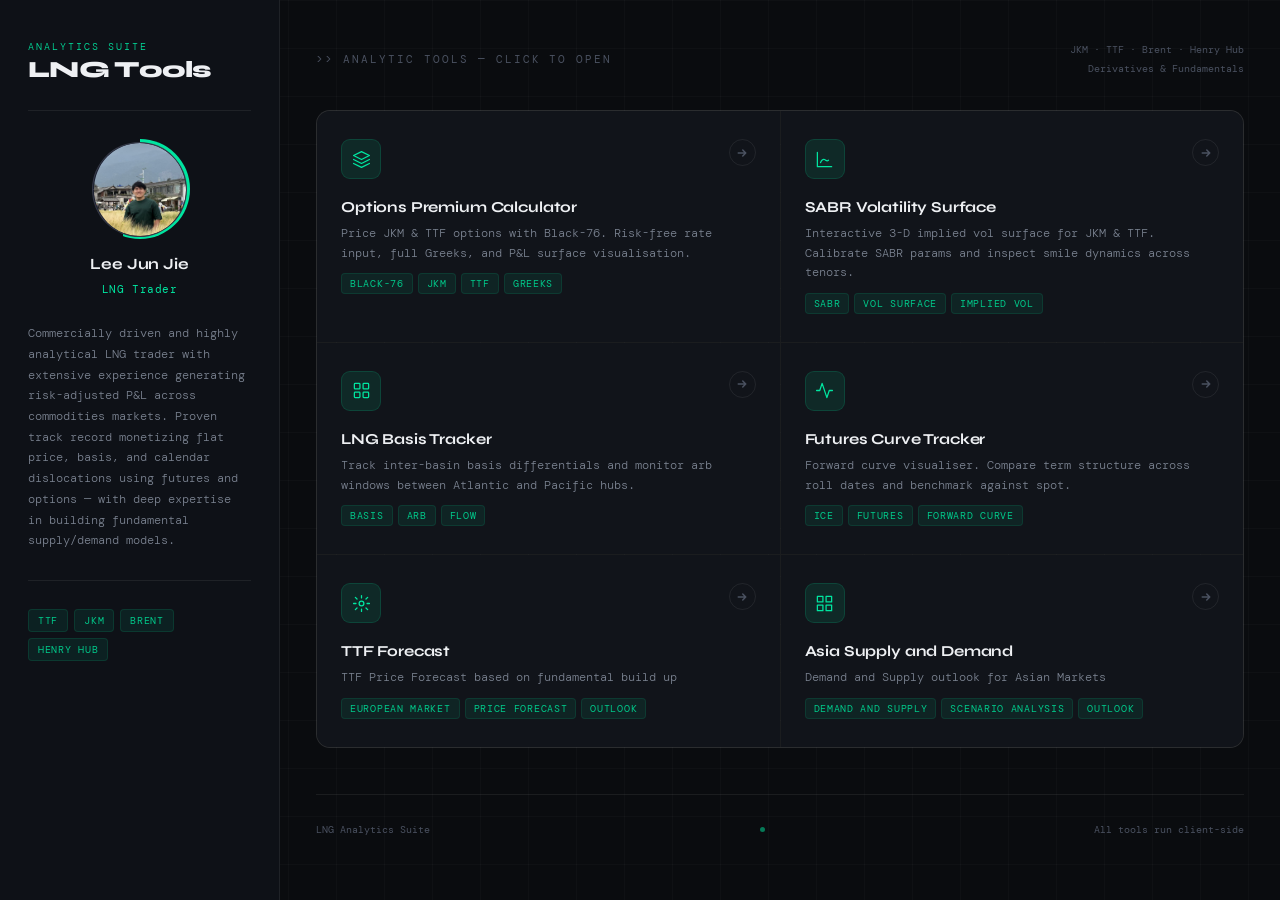
<file: index.html>
<!DOCTYPE html>
<html lang="en">
<head>
  <meta charset="UTF-8" />
  <meta name="viewport" content="width=device-width, initial-scale=1.0" />
  <title>LNG Analytics Suite</title>

  <!-- Fonts -->
  <link rel="preconnect" href="https://fonts.googleapis.com" />
  <link rel="preconnect" href="https://fonts.gstatic.com" crossorigin />
  <link href="https://fonts.googleapis.com/css2?family=Syne:wght@400;600;700;800&family=DM+Mono:wght@300;400;500&display=swap" rel="stylesheet" />

  <!-- Styles -->
  <link rel="stylesheet" href="style.css" />
</head>
<body>

<div class="page">

  <!-- ════════════════════ SIDEBAR ════════════════════ -->
  <aside class="sidebar">

    <div>
      <span class="wordmark-label">Analytics Suite</span>
      <h1 class="wordmark-title">LNG Tools</h1>
    </div>

    <div class="s-rule"></div>

    <div class="avatar-block">
      <div class="avatar-ring">
        <div class="avatar-inner">
          <!--
            TO USE YOUR OWN PHOTO
            ─────────────────────
            1. Place photo.jpg in the same folder as front_page.html
            2. Delete the <svg> below
            3. Uncomment the <img> line
          -->
          <svg class="placeholder-svg" viewBox="0 0 56 56" fill="none">
            <circle cx="28" cy="21" r="11" fill="#eef0f3"/>
            <path d="M5 52c0-12.7 10.3-20 23-20s23 7.3 23 20" fill="#eef0f3"/>
          </svg>
          <img src="previews/photo.jpg" alt="Profile photo" />
        </div>
      </div>
      <div class="profile-name">Lee Jun Jie</div>
      <div class="profile-role"> LNG Trader </div>
    </div>

    <p class="bio">
      Commercially driven and highly analytical LNG trader with extensive experience generating
      risk-adjusted P&amp;L across commodities markets. Proven track record monetizing flat price,
      basis, and calendar dislocations using futures and options &mdash; with deep expertise in
      building fundamental supply/demand models.
    </p>

    <div class="s-rule"></div>

    <div class="market-strip">
      <span class="m-tag">TTF</span>
      <span class="m-tag">JKM</span>
      <span class="m-tag">Brent</span>
      <span class="m-tag">Henry Hub</span>
    </div>

  </aside><!-- /sidebar -->

  <!-- ════════════════════ MAIN CONTENT ════════════════════ -->
  <main class="content">

    <div class="content-header">
      <p class="section-label">&gt;&gt; Analytic tools &mdash; click to open</p>
      <div class="header-meta">JKM &middot; TTF &middot; Brent &middot; Henry Hub<br/>Derivatives &amp; Fundamentals</div>
    </div>

    <div class="tool-grid" id="toolGrid">

      <!-- ── 1 · Options Premium Calculator ── -->
      <a class="tool-card" href="options_calculator/index.html">

        <!-- Preview tooltip -->
        <div class="preview-tip" aria-hidden="true">
          <img src="previews/options_calculator.png" alt="" />
        </div>

        <div class="card-top">
          <div class="tool-icon">
            <svg viewBox="0 0 24 24">
              <path d="M12 2L2 7l10 5 10-5-10-5z"/>
              <path d="M2 17l10 5 10-5"/>
              <path d="M2 12l10 5 10-5"/>
            </svg>
          </div>
          <div class="card-arrow">
            <svg viewBox="0 0 16 16"><path d="M3 8h10M9 4l4 4-4 4"/></svg>
          </div>
        </div>

        <div class="card-body">
          <div class="card-name">Options Premium Calculator</div>
          <div class="card-desc">Price JKM &amp; TTF options with Black-76. Risk-free rate input, full Greeks, and P&amp;L surface visualisation.</div>
          <div class="card-tags">
            <span class="tag">Black-76</span>
            <span class="tag">JKM</span>
            <span class="tag">TTF</span>
            <span class="tag">Greeks</span>
          </div>
        </div>
      </a>

      <!-- ── 2 · SABR Volatility Surface ── -->
      <a class="tool-card" href="vol_surface/index.html">

        <div class="preview-tip" aria-hidden="true">
          <img src="previews/sabr_vol_surface.png" alt="" />
        </div>

        <div class="card-top">
          <div class="tool-icon">
            <svg viewBox="0 0 24 24">
              <path d="M3 3v18h18"/>
              <path d="M7 16c1-3 3-5 5-4s3 3 5 1"/>
            </svg>
          </div>
          <div class="card-arrow">
            <svg viewBox="0 0 16 16"><path d="M3 8h10M9 4l4 4-4 4"/></svg>
          </div>
        </div>

        <div class="card-body">
          <div class="card-name">SABR Volatility Surface</div>
          <div class="card-desc">Interactive 3-D implied vol surface for JKM &amp; TTF. Calibrate SABR params and inspect smile dynamics across tenors.</div>
          <div class="card-tags">
            <span class="tag">SABR</span>
            <span class="tag">Vol Surface</span>
            <span class="tag">Implied Vol</span>
          </div>
        </div>
      </a>

      <!-- ── 3 · LNG Basis Tracker ── -->
      <a class="tool-card" href="basis_tracker/index.html">

        <div class="preview-tip" aria-hidden="true">
          <img src="previews/basis_tracker.png" alt="" />
        </div>

        <div class="card-top">
          <div class="tool-icon">
            <svg viewBox="0 0 24 24">
              <rect x="3"  y="3"  width="7" height="7" rx="1"/>
              <rect x="14" y="3"  width="7" height="7" rx="1"/>
              <rect x="3"  y="14" width="7" height="7" rx="1"/>
              <rect x="14" y="14" width="7" height="7" rx="1"/>
            </svg>
          </div>
          <div class="card-arrow">
            <svg viewBox="0 0 16 16"><path d="M3 8h10M9 4l4 4-4 4"/></svg>
          </div>
        </div>

        <div class="card-body">
          <div class="card-name">LNG Basis Tracker</div>
          <div class="card-desc">Track inter-basin basis differentials and monitor arb windows between Atlantic and Pacific hubs.</div>
          <div class="card-tags">
            <span class="tag">Basis</span>
            <span class="tag">Arb</span>
            <span class="tag">Flow</span>
          </div>
        </div>
      </a>

      <!-- ── 4 · ICE Futures Curve Tracker ── -->
      <a class="tool-card" href="ice_futures_tracker/index.html">

        <div class="preview-tip" aria-hidden="true">
          <img src="previews/ice_futures_tracker.png" alt="" />
        </div>

        <div class="card-top">
          <div class="tool-icon">
            <svg viewBox="0 0 24 24">
              <polyline points="22 12 18 12 15 21 9 3 6 12 2 12"/>
            </svg>
          </div>
          <div class="card-arrow">
            <svg viewBox="0 0 16 16"><path d="M3 8h10M9 4l4 4-4 4"/></svg>
          </div>
        </div>

        <div class="card-body">
          <div class="card-name">Futures Curve Tracker</div>
          <div class="card-desc">Forward curve visualiser. Compare term structure across roll dates and benchmark against spot.</div>
          <div class="card-tags">
            <span class="tag">ICE</span>
            <span class="tag">Futures</span>
            <span class="tag">Forward Curve</span>
          </div>
        </div>
      </a>

      <!-- ── 5 · TTF Forecast ── -->
      <a class="tool-card" href="ttf_price_forecast/index.html">
 
        <div class="preview-tip" aria-hidden="true">
          <img src="previews/ttf_price_forecast.png" alt="" />
        </div>
 
        <div class="card-top">
          <div class="tool-icon">
            <svg viewBox="0 0 24 24">
              <circle cx="12" cy="12" r="3"/>
              <path d="M12 2v3M12 19v3M4.22 4.22l2.12 2.12M17.66 17.66l2.12 2.12M2 12h3M19 12h3M4.22 19.78l2.12-2.12M17.66 6.34l2.12-2.12"/>
            </svg>
          </div>
          <div class="card-arrow">
            <svg viewBox="0 0 16 16"><path d="M3 8h10M9 4l4 4-4 4"/></svg>
          </div>
        </div>
 
        <div class="card-body">
          <div class="card-name">TTF Forecast</div>
          <div class="card-desc">TTF Price Forecast based on fundamental build up</div>
          <div class="card-tags">
            <span class="tag">European Market</span>
            <span class="tag">Price Forecast</span>
            <span class="tag">Outlook</span>
          </div>
        </div>
      </a>
 
      <!-- ── 6 · Asia Supply and Demand ── -->
      <a class="tool-card" href="lng_forecast_model/index.html">
 
        <div class="preview-tip" aria-hidden="true">
          <img src="previews/lng_forecast_model.png" alt="" />
        </div>
 
        <div class="card-top">
          <div class="tool-icon">
            <svg viewBox="0 0 24 24">
              <path d="M3 3h7v7H3zM14 3h7v7h-7zM14 14h7v7h-7zM3 14h7v7H3z" stroke-width="1.6"/>
            </svg>
          </div>
          <div class="card-arrow">
            <svg viewBox="0 0 16 16"><path d="M3 8h10M9 4l4 4-4 4"/></svg>
          </div>
        </div>
 
        <div class="card-body">
          <div class="card-name">Asia Supply and Demand</div>
          <div class="card-desc">Demand and Supply outlook for Asian Markets</div>
          <div class="card-tags">
            <span class="tag">Demand and Supply</span>
            <span class="tag">Scenario Analysis</span>
            <span class="tag">Outlook</span>
          </div>
        </div>
      </a>
 
    </div><!-- /tool-grid -->

    <div class="c-foot">
      <span class="foot-txt">LNG Analytics Suite</span>
      <div class="foot-dot"></div>
      <span class="foot-txt">All tools run client-side</span>
    </div>

  </main><!-- /content -->
</div><!-- /page -->

</body>
</html>
</file>
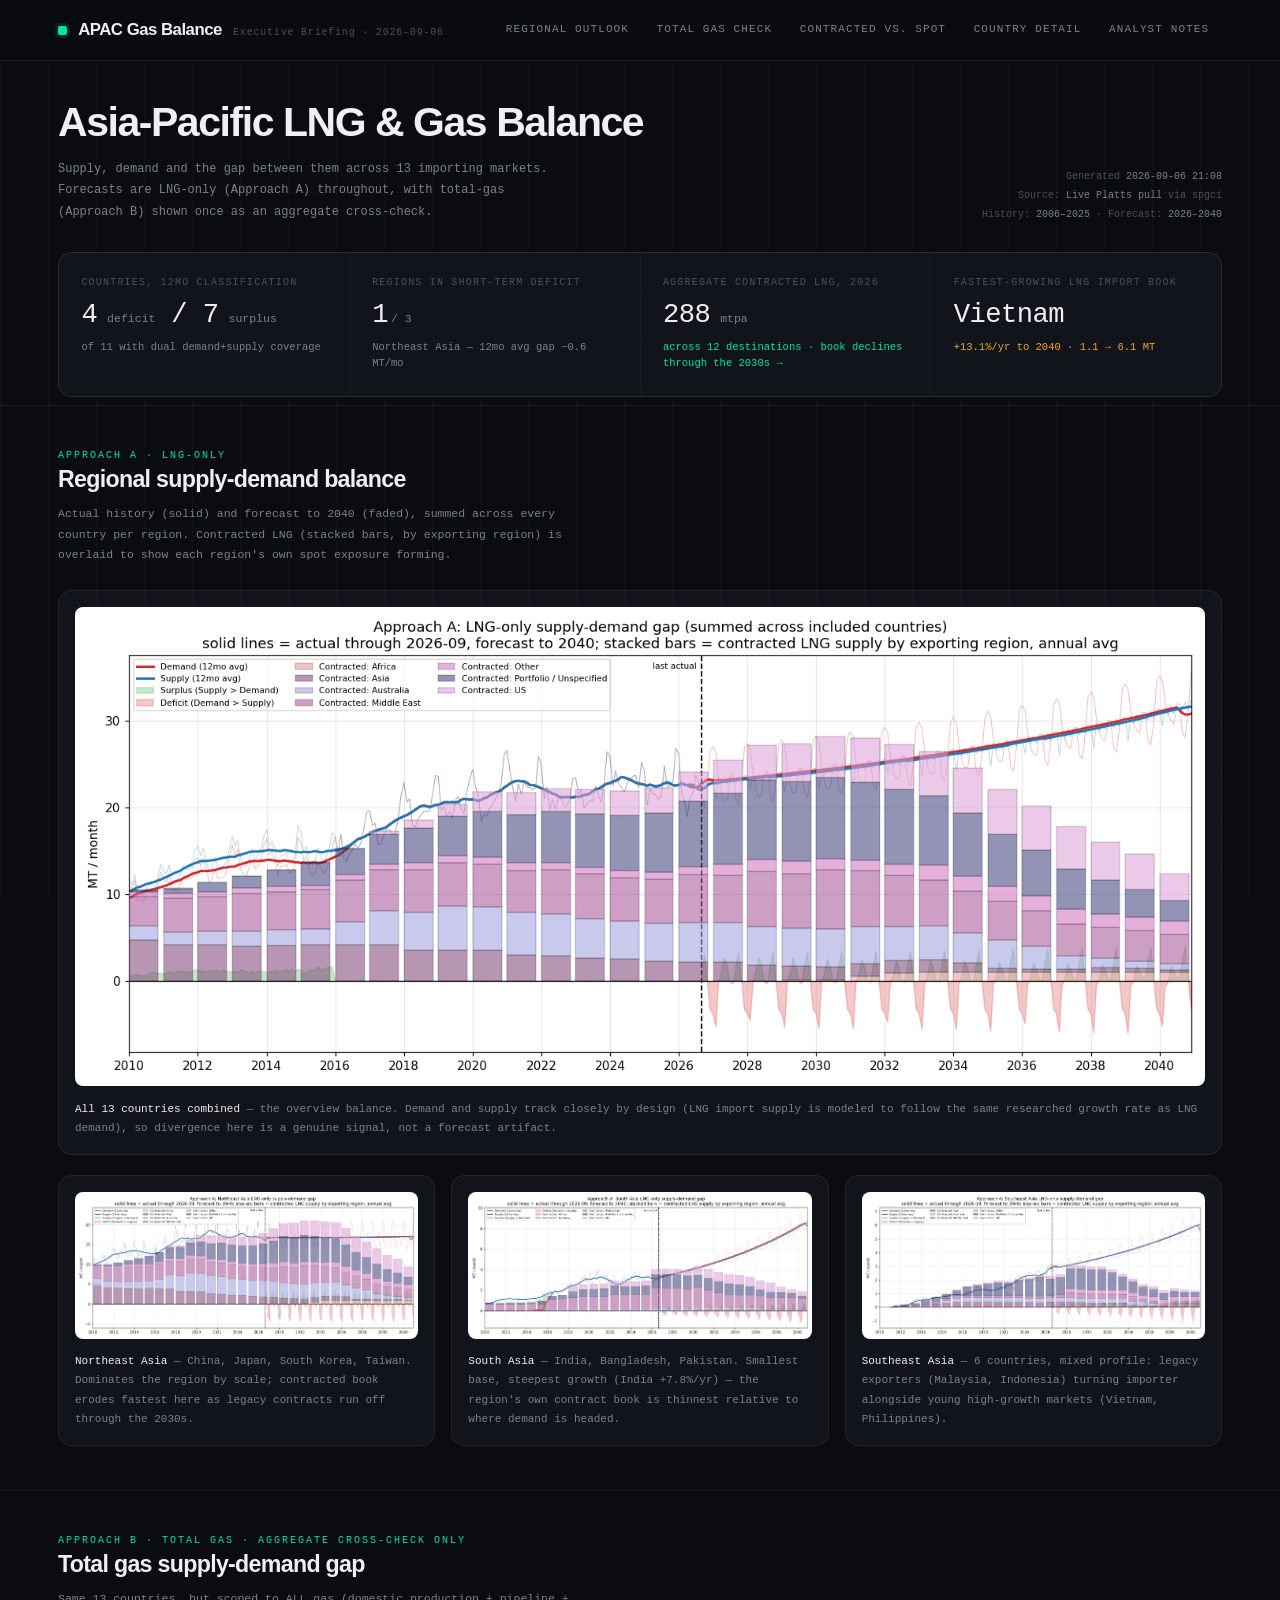
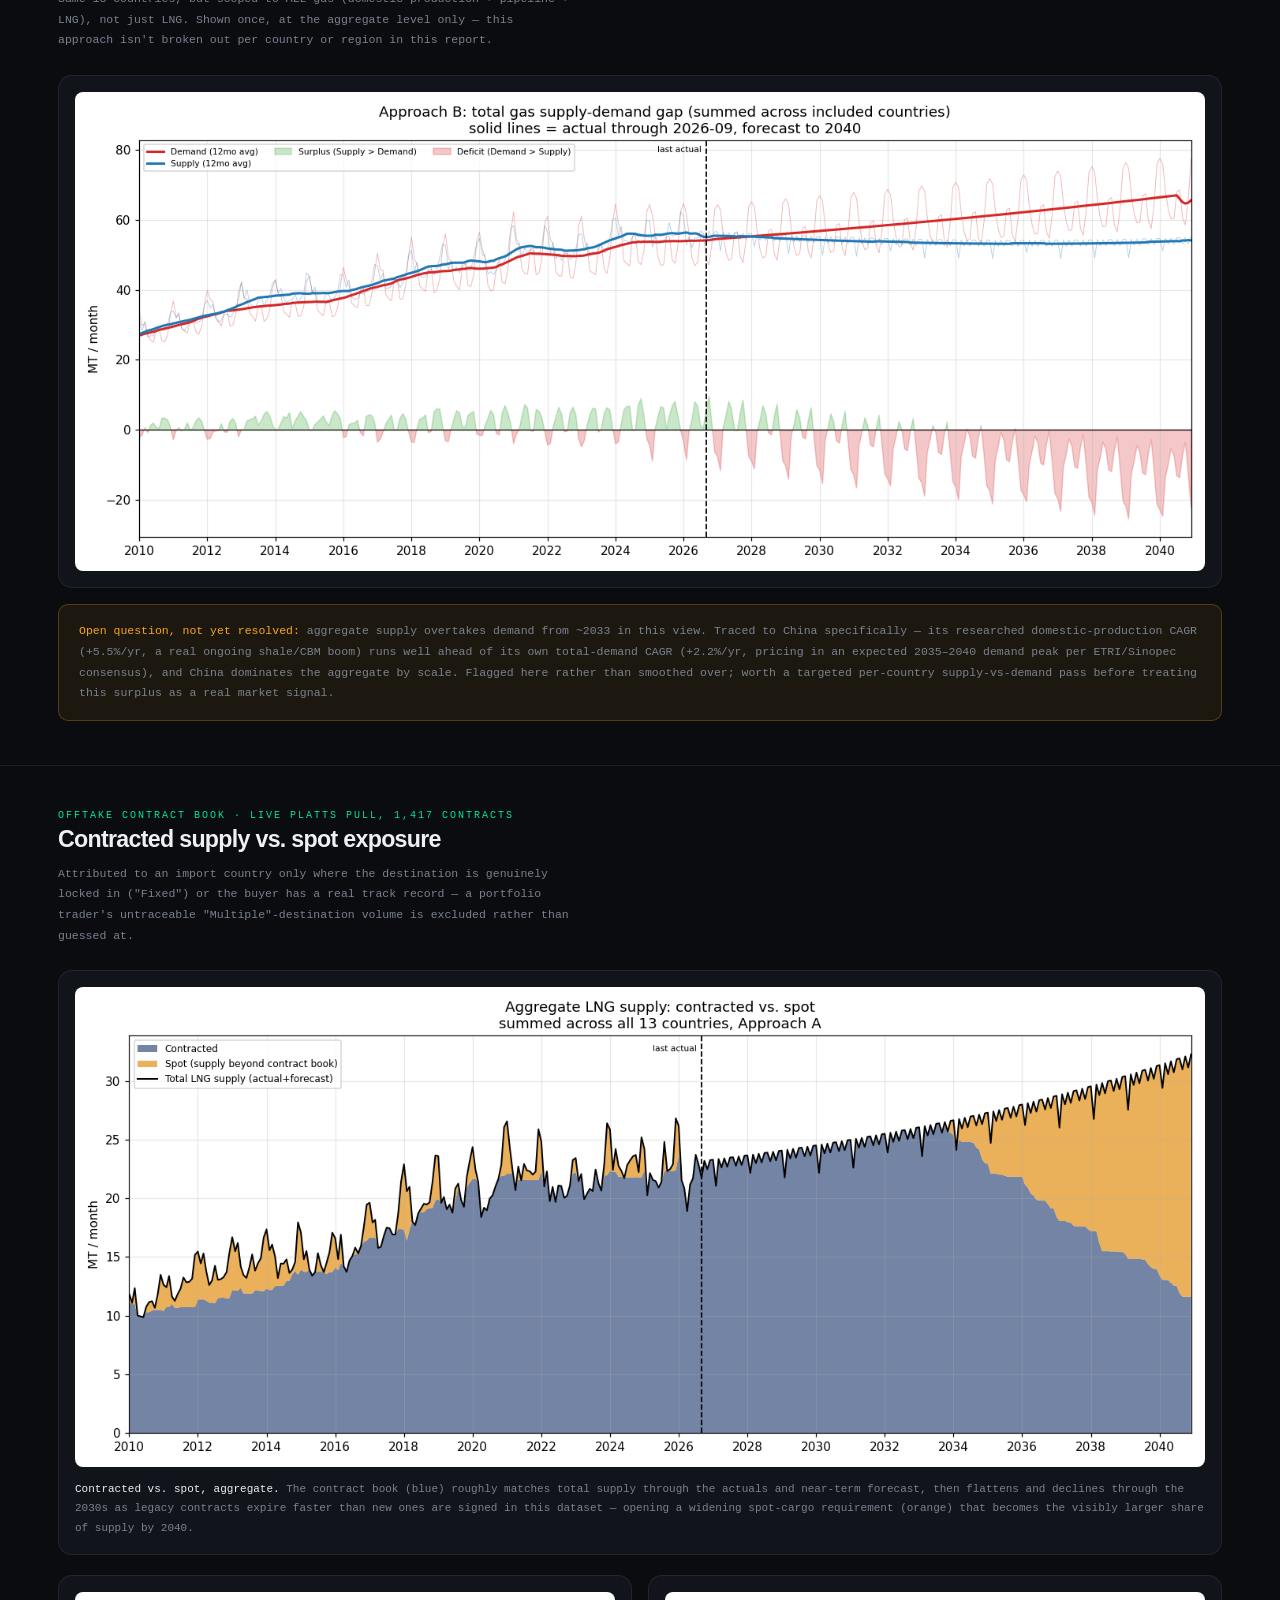
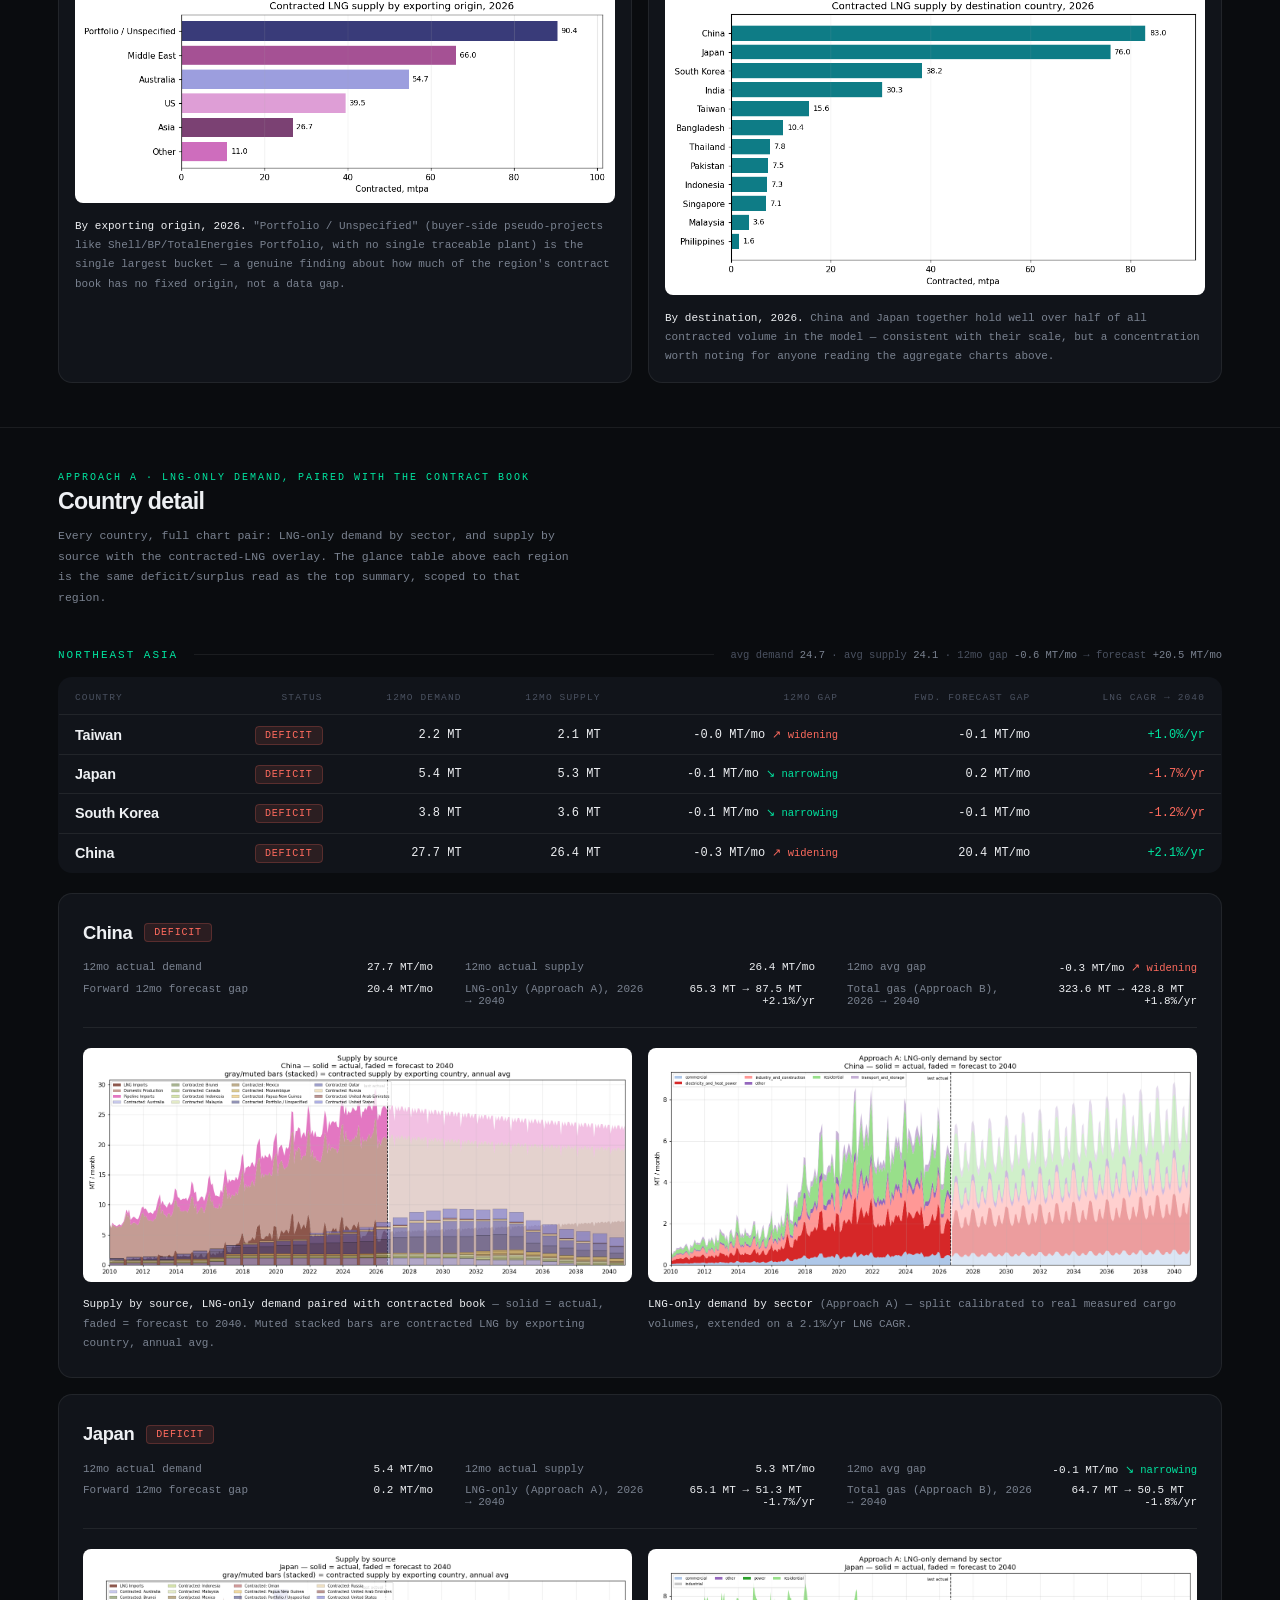
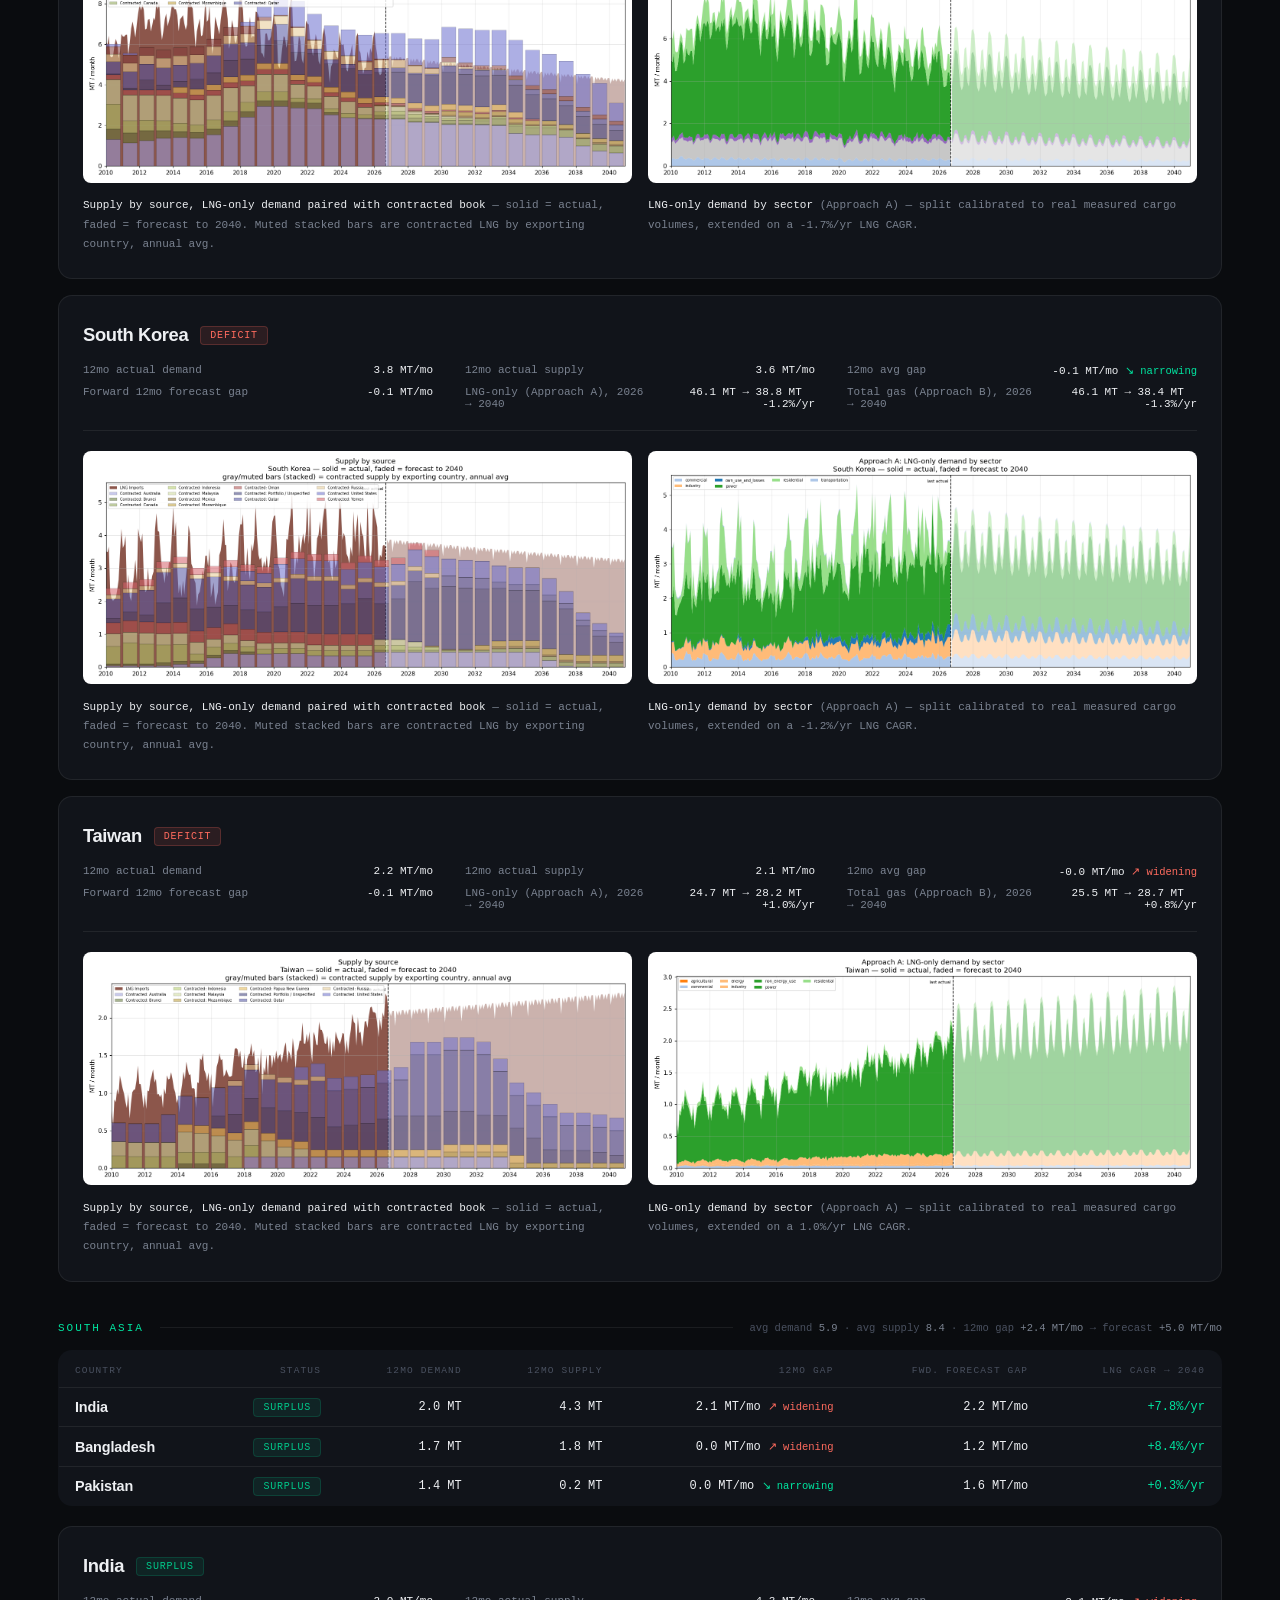
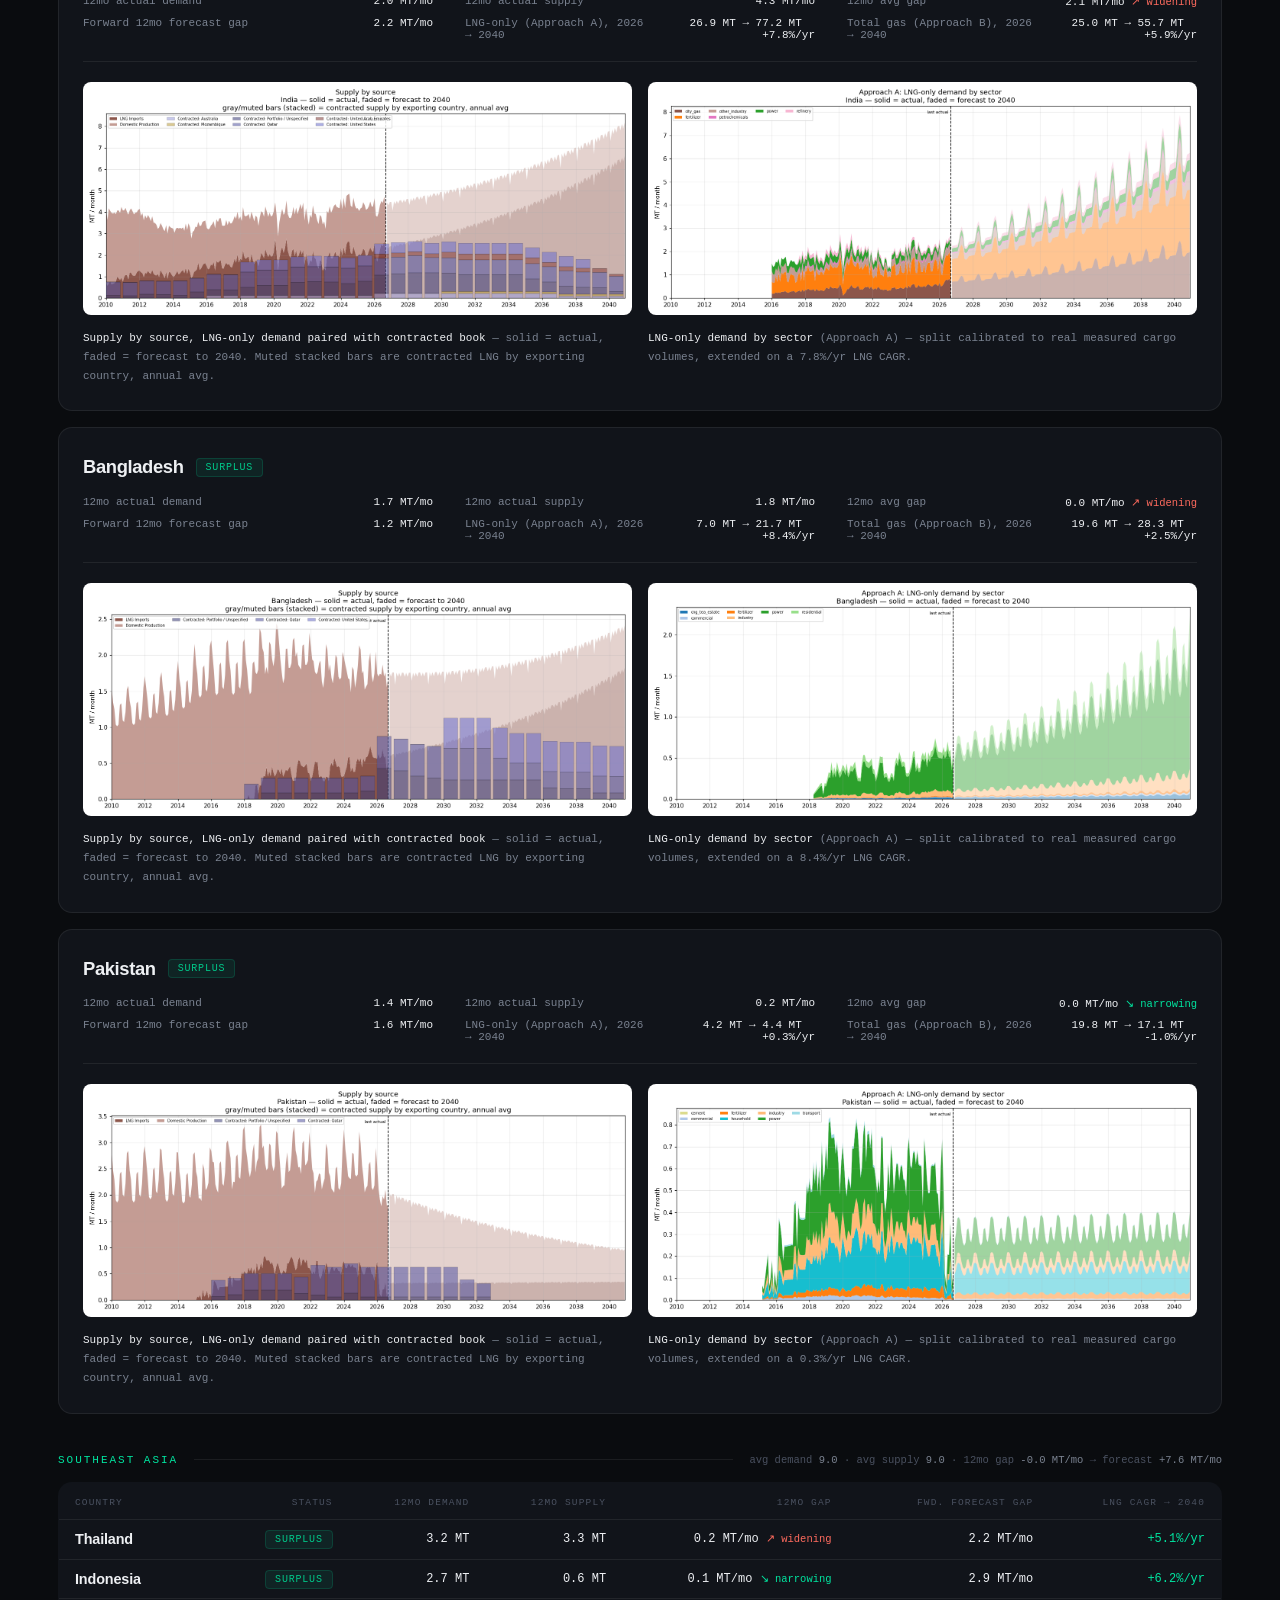
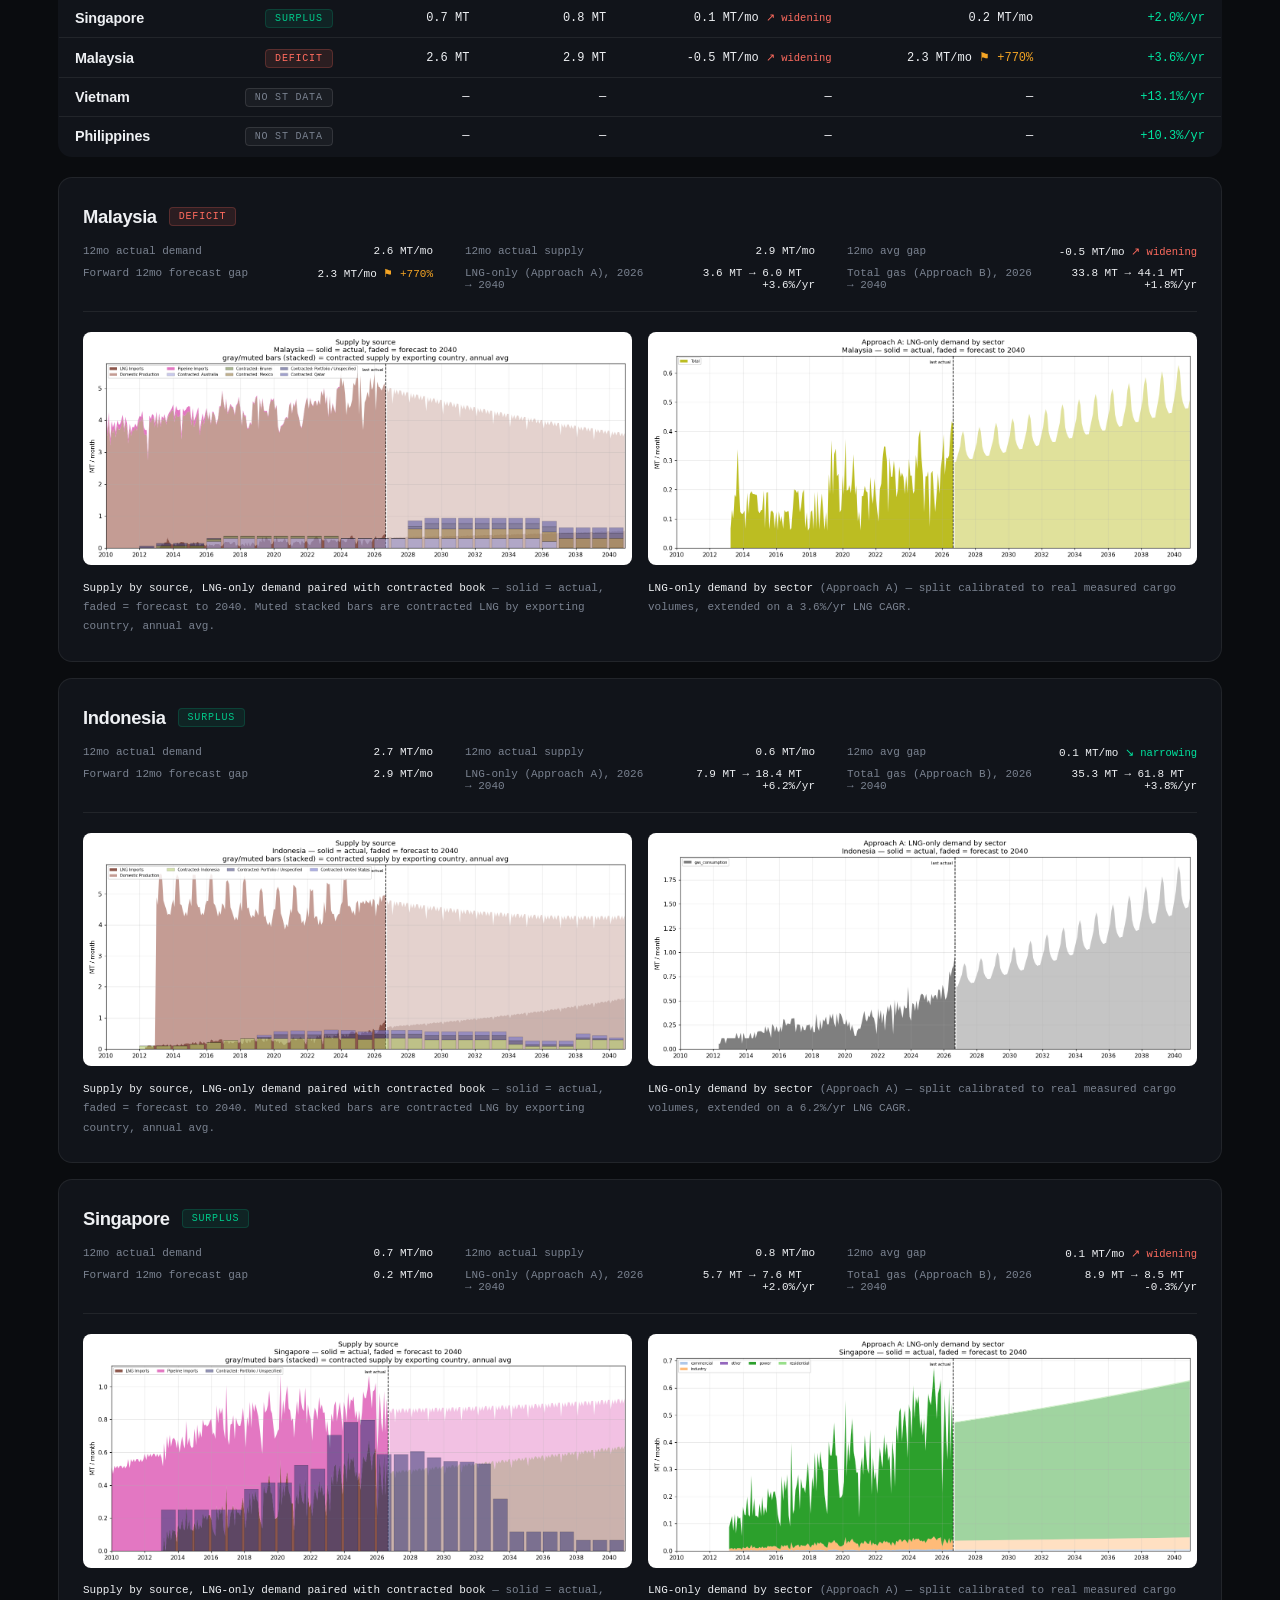
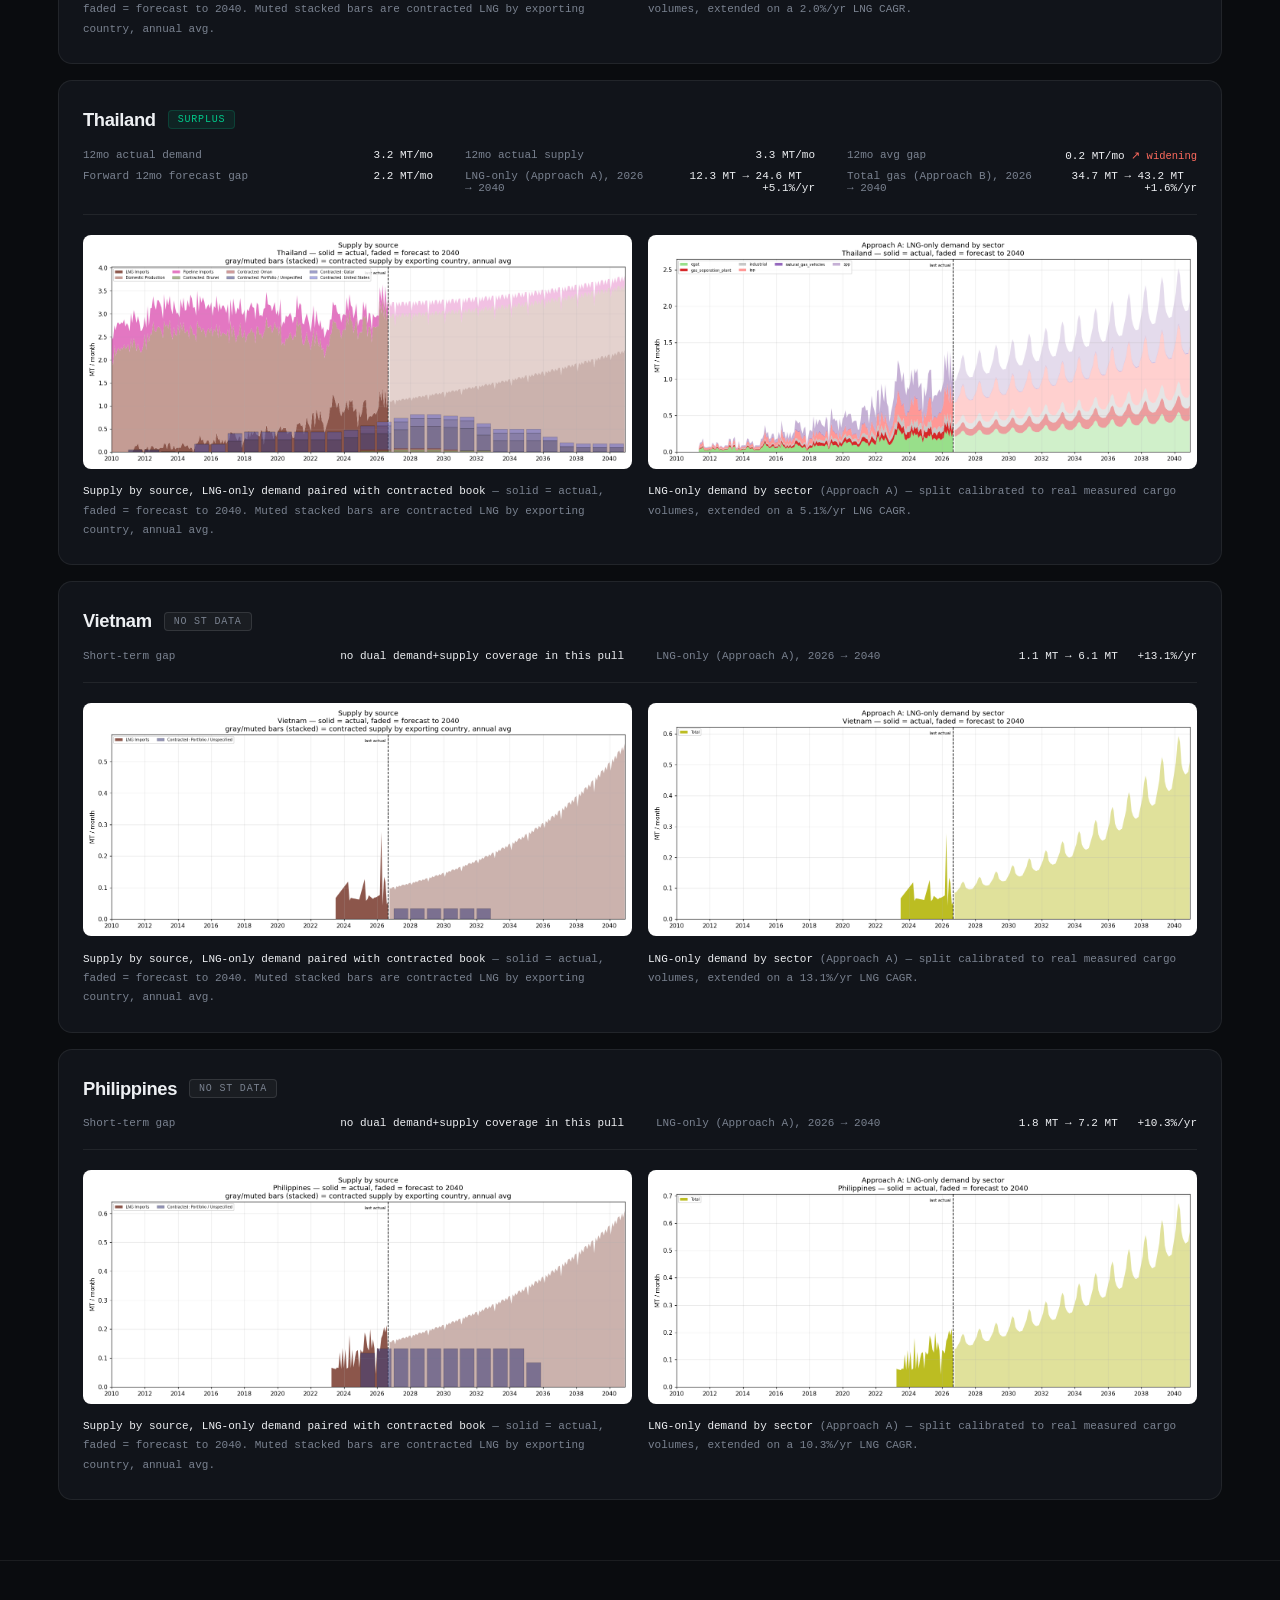
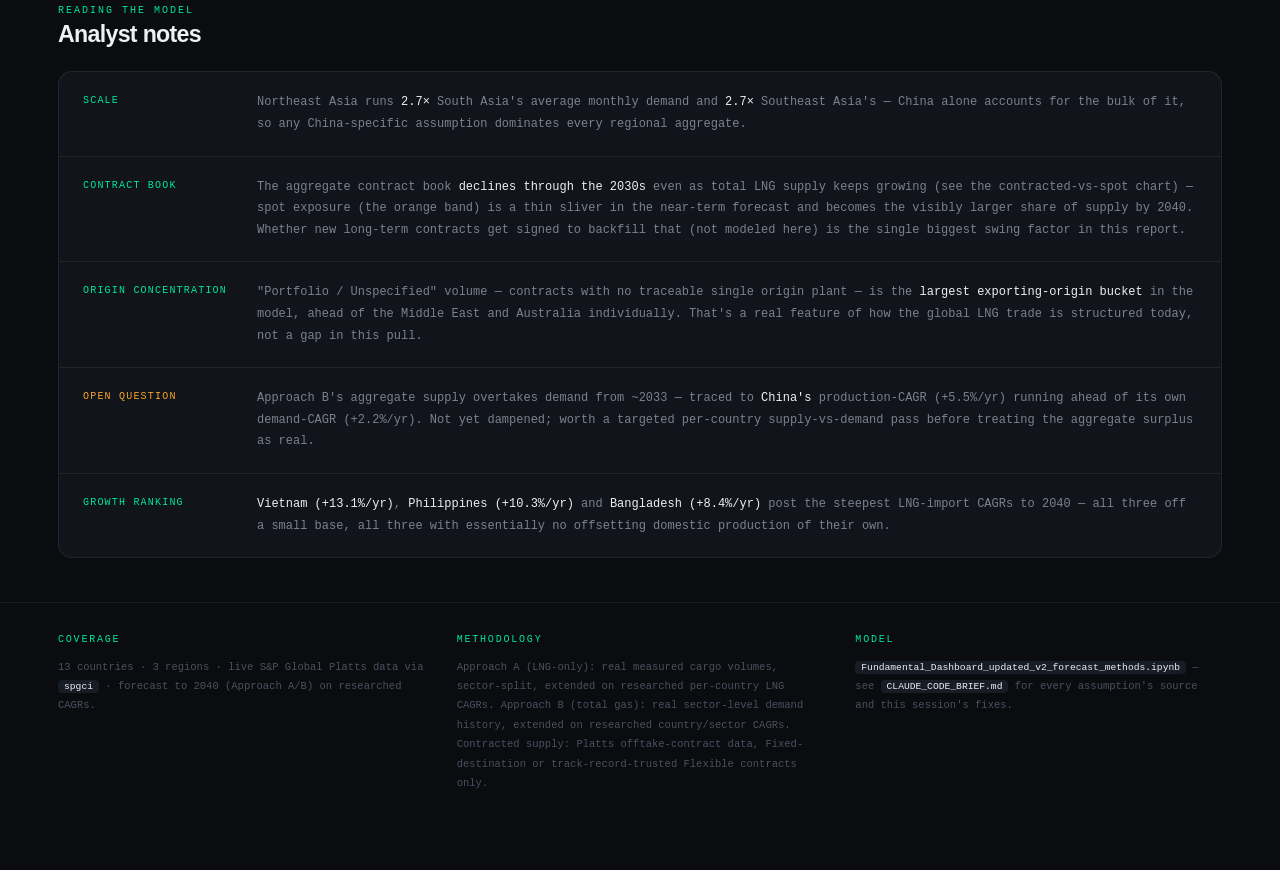
<file: lng_forecast_model/index.html>
<!doctype html>
<html lang="en">
<head>
<meta charset="utf-8">
<meta name="viewport" content="width=device-width, initial-scale=1">
<title>APAC Gas Balance</title>
<link rel="stylesheet" href="style.css">
</head>
<body>

<div class="topbar">
  <div class="wrap">
    <div class="brand">
      <span class="mark"></span>
      <span class="brand-name">APAC Gas Balance</span>
      <span class="brand-sub">Executive Briefing &middot; 2026-09-06</span>
    </div>
    <nav class="topnav">
      <a href="#regional">Regional Outlook</a>
      <a href="#totalgas">Total Gas Check</a>
      <a href="#contracted">Contracted vs. Spot</a>
      <a href="#countries">Country Detail</a>
      <a href="#notes">Analyst Notes</a>
    </nav>
  </div>
</div>

<div class="wrap hero">
  <div class="hero-head">
    <div>
      <h1>Asia-Pacific LNG &amp; Gas Balance</h1>
      <p>Supply, demand and the gap between them across 13 importing markets. Forecasts are LNG-only (Approach A) throughout, with total-gas (Approach B) shown once as an aggregate cross-check.</p>
    </div>
    <div class="provenance">
      <div>Generated <b>2026-09-06 21:08</b></div>
      <div>Source: <b>Live Platts pull</b> via spgci</div>
      <div>History: <b>2006&ndash;2025</b> &middot; Forecast: <b>2026&ndash;2040</b></div>
    </div>
  </div>

  <div class="kpi-row">
    <div class="kpi">
      <div class="label">Countries, 12mo classification</div>
      <div class="value">4<small> deficit</small> / 7<small> surplus</small></div>
      <div class="foot">of 11 with dual demand+supply coverage</div>
    </div>
    <div class="kpi">
      <div class="label">Regions in short-term deficit</div>
      <div class="value">1<small>/ 3</small></div>
      <div class="foot">Northeast Asia &mdash; 12mo avg gap &minus;0.6 MT/mo</div>
    </div>
    <div class="kpi">
      <div class="label">Aggregate contracted LNG, 2026</div>
      <div class="value">288<small> mtpa</small></div>
      <div class="foot down">across 12 destinations &middot; book declines through the 2030s &rarr;</div>
    </div>
    <div class="kpi">
      <div class="label">Fastest-growing LNG import book</div>
      <div class="value">Vietnam</div>
      <div class="foot up">+13.1%/yr to 2040 &middot; 1.1 &rarr; 6.1 MT</div>
    </div>
  </div>
</div>

<section class="block" id="regional">
  <div class="wrap">
    <div class="block-head">
      <div>
        <span class="eyebrow">Approach A &middot; LNG-only</span>
        <h2>Regional supply-demand balance</h2>
        <div class="sub">Actual history (solid) and forecast to 2040 (faded), summed across every country per region. Contracted LNG (stacked bars, by exporting region) is overlaid to show each region's own spot exposure forming.</div>
      </div>
    </div>
    <div class="full-figure figure-card">
      <img src="photos/v2A_summary_gap.png" alt="Approach A LNG-only supply-demand gap, all 13 countries combined">
      <figcaption><b>All 13 countries combined</b> &mdash; the overview balance. Demand and supply track closely by design (LNG import supply is modeled to follow the same researched growth rate as LNG demand), so divergence here is a genuine signal, not a forecast artifact.</figcaption>
    </div>
    <div class="chart-row-3">
      <div class="figure-card">
        <img src="photos/v2A_region_Northeast_Asia_gap.png" alt="Northeast Asia LNG-only supply-demand gap">
        <figcaption><b>Northeast Asia</b> &mdash; China, Japan, South Korea, Taiwan. Dominates the region by scale; contracted book erodes fastest here as legacy contracts run off through the 2030s.</figcaption>
      </div>
      <div class="figure-card">
        <img src="photos/v2A_region_South_Asia_gap.png" alt="South Asia LNG-only supply-demand gap">
        <figcaption><b>South Asia</b> &mdash; India, Bangladesh, Pakistan. Smallest base, steepest growth (India +7.8%/yr) &mdash; the region's own contract book is thinnest relative to where demand is headed.</figcaption>
      </div>
      <div class="figure-card">
        <img src="photos/v2A_region_Southeast_Asia_gap.png" alt="Southeast Asia LNG-only supply-demand gap">
        <figcaption><b>Southeast Asia</b> &mdash; 6 countries, mixed profile: legacy exporters (Malaysia, Indonesia) turning importer alongside young high-growth markets (Vietnam, Philippines).</figcaption>
      </div>
    </div>
  </div>
</section>

<section class="block" id="totalgas">
  <div class="wrap">
    <div class="block-head">
      <div>
        <span class="eyebrow">Approach B &middot; total gas &middot; aggregate cross-check only</span>
        <h2>Total gas supply-demand gap</h2>
        <div class="sub">Same 13 countries, but scoped to ALL gas (domestic production + pipeline + LNG), not just LNG. Shown once, at the aggregate level only &mdash; this approach isn't broken out per country or region in this report.</div>
      </div>
    </div>
    <div class="figure-card">
      <img src="photos/v2B_summary_gap.png" alt="Approach B total gas supply-demand gap, aggregate">
    </div>
    <div class="callout">
      <b>Open question, not yet resolved:</b> aggregate supply overtakes demand from ~2033 in this view. Traced to China specifically &mdash; its researched domestic-production CAGR (+5.5%/yr, a real ongoing shale/CBM boom) runs well ahead of its own total-demand CAGR (+2.2%/yr, pricing in an expected 2035&ndash;2040 demand peak per ETRI/Sinopec consensus), and China dominates the aggregate by scale. Flagged here rather than smoothed over; worth a targeted per-country supply-vs-demand pass before treating this surplus as a real market signal.
    </div>
  </div>
</section>

<section class="block" id="contracted">
  <div class="wrap">
    <div class="block-head">
      <div>
        <span class="eyebrow">Offtake contract book &middot; live Platts pull, 1,417 contracts</span>
        <h2>Contracted supply vs. spot exposure</h2>
        <div class="sub">Attributed to an import country only where the destination is genuinely locked in ("Fixed") or the buyer has a real track record &mdash; a portfolio trader's untraceable "Multiple"-destination volume is excluded rather than guessed at.</div>
      </div>
    </div>
    <div class="full-figure figure-card">
      <img src="photos/v2_contracted_vs_spot.png" alt="Aggregate LNG supply decomposed into contracted and spot">
      <figcaption><b>Contracted vs. spot, aggregate.</b> The contract book (blue) roughly matches total supply through the actuals and near-term forecast, then flattens and declines through the 2030s as legacy contracts expire faster than new ones are signed in this dataset &mdash; opening a widening spot-cargo requirement (orange) that becomes the visibly larger share of supply by 2040.</figcaption>
    </div>
    <div class="chart-row-2">
      <div class="figure-card">
        <img src="photos/v2_contracted_by_origin_region.png" alt="Contracted LNG supply by exporting origin region, 2026">
        <figcaption><b>By exporting origin, 2026.</b> "Portfolio / Unspecified" (buyer-side pseudo-projects like Shell/BP/TotalEnergies Portfolio, with no single traceable plant) is the single largest bucket &mdash; a genuine finding about how much of the region's contract book has no fixed origin, not a data gap.</figcaption>
      </div>
      <div class="figure-card">
        <img src="photos/v2_contracted_by_destination.png" alt="Contracted LNG supply by destination country, 2026">
        <figcaption><b>By destination, 2026.</b> China and Japan together hold well over half of all contracted volume in the model &mdash; consistent with their scale, but a concentration worth noting for anyone reading the aggregate charts above.</figcaption>
      </div>
    </div>
  </div>
</section>

<section class="block" id="countries">
  <div class="wrap">
    <div class="block-head">
      <div>
        <span class="eyebrow">Approach A &middot; LNG-only demand, paired with the contract book</span>
        <h2>Country detail</h2>
        <div class="sub">Every country, full chart pair: LNG-only demand by sector, and supply by source with the contracted-LNG overlay. The glance table above each region is the same deficit/surplus read as the top summary, scoped to that region.</div>
      </div>
    </div>
    
    <div class="region-head">
      <h3>Northeast Asia</h3>
      <div class="rule"></div>
      <div class="region-stats">avg demand <b>24.7</b> &middot; avg supply <b>24.1</b> &middot; 12mo gap <b class="mono">-0.6 MT/mo</b> &rarr; forecast <b class="mono">+20.5 MT/mo</b></div>
    </div>
    <table class="glance-table"><thead><tr><th>Country</th><th>Status</th><th>12mo demand</th><th>12mo supply</th><th>12mo gap</th><th>Fwd. forecast gap</th><th>LNG CAGR &#8594; 2040</th></tr></thead><tbody>
<tr>
<td class="name-cell">Taiwan</td>
<td><span class="pill deficit">Deficit</span></td>
<td class="mono">2.2 MT</td>
<td class="mono">2.1 MT</td>
<td class="mono">-0.0 MT/mo <span class="arrow up">&#8599; widening</span></td>
<td class="mono">-0.1 MT/mo</td>
<td class="mono"><span class="v pos">+1.0%/yr</span></td>
</tr>
<tr>
<td class="name-cell">Japan</td>
<td><span class="pill deficit">Deficit</span></td>
<td class="mono">5.4 MT</td>
<td class="mono">5.3 MT</td>
<td class="mono">-0.1 MT/mo <span class="arrow down">&#8600; narrowing</span></td>
<td class="mono">0.2 MT/mo</td>
<td class="mono"><span class="v neg">-1.7%/yr</span></td>
</tr>
<tr>
<td class="name-cell">South Korea</td>
<td><span class="pill deficit">Deficit</span></td>
<td class="mono">3.8 MT</td>
<td class="mono">3.6 MT</td>
<td class="mono">-0.1 MT/mo <span class="arrow down">&#8600; narrowing</span></td>
<td class="mono">-0.1 MT/mo</td>
<td class="mono"><span class="v neg">-1.2%/yr</span></td>
</tr>
<tr>
<td class="name-cell">China</td>
<td><span class="pill deficit">Deficit</span></td>
<td class="mono">27.7 MT</td>
<td class="mono">26.4 MT</td>
<td class="mono">-0.3 MT/mo <span class="arrow up">&#8599; widening</span></td>
<td class="mono">20.4 MT/mo</td>
<td class="mono"><span class="v pos">+2.1%/yr</span></td>
</tr>
</tbody></table>
    
    <div class="country-block" id="c-china">
      <div class="country-head">
        <h3>China</h3>
        <span class="pill deficit">Deficit</span>
      </div>
      <div class="country-stats">
        <div class="stat"><span class="k">12mo actual demand</span><span class="v">27.7 MT/mo</span></div><div class="stat"><span class="k">12mo actual supply</span><span class="v">26.4 MT/mo</span></div><div class="stat"><span class="k">12mo avg gap</span><span class="v">-0.3 MT/mo <span class="arrow up">&#8599; widening</span></span></div><div class="stat"><span class="k">Forward 12mo forecast gap</span><span class="v">20.4 MT/mo</span></div><div class="stat"><span class="k">LNG-only (Approach A), 2026 &#8594; 2040</span><span class="v">65.3 MT &#8594; 87.5 MT &nbsp; <span class="v pos">+2.1%/yr</span></span></div><div class="stat"><span class="k">Total gas (Approach B), 2026 &#8594; 2040</span><span class="v">323.6 MT &#8594; 428.8 MT &nbsp; <span class="v pos">+1.8%/yr</span></span></div>
      </div>
      <div class="country-charts">
        <figure>
          <img src="photos/v2_supply_China_by_source.png" alt="China supply by source with contracted LNG overlay">
          <figcaption><b>Supply by source, LNG-only demand paired with contracted book</b> &mdash; solid = actual, faded = forecast to 2040. Muted stacked bars are contracted LNG by exporting country, annual avg.</figcaption>
        </figure>
        <figure>
          <img src="photos/v2A_China_lng_by_sector.png" alt="China LNG-only demand by sector">
          <figcaption><b>LNG-only demand by sector</b> (Approach A) &mdash; split calibrated to real measured cargo volumes, extended on a 2.1%/yr LNG CAGR.</figcaption>
        </figure>
      </div>
    </div>

    <div class="country-block" id="c-japan">
      <div class="country-head">
        <h3>Japan</h3>
        <span class="pill deficit">Deficit</span>
      </div>
      <div class="country-stats">
        <div class="stat"><span class="k">12mo actual demand</span><span class="v">5.4 MT/mo</span></div><div class="stat"><span class="k">12mo actual supply</span><span class="v">5.3 MT/mo</span></div><div class="stat"><span class="k">12mo avg gap</span><span class="v">-0.1 MT/mo <span class="arrow down">&#8600; narrowing</span></span></div><div class="stat"><span class="k">Forward 12mo forecast gap</span><span class="v">0.2 MT/mo</span></div><div class="stat"><span class="k">LNG-only (Approach A), 2026 &#8594; 2040</span><span class="v">65.1 MT &#8594; 51.3 MT &nbsp; <span class="v neg">-1.7%/yr</span></span></div><div class="stat"><span class="k">Total gas (Approach B), 2026 &#8594; 2040</span><span class="v">64.7 MT &#8594; 50.5 MT &nbsp; <span class="v neg">-1.8%/yr</span></span></div>
      </div>
      <div class="country-charts">
        <figure>
          <img src="photos/v2_supply_Japan_by_source.png" alt="Japan supply by source with contracted LNG overlay">
          <figcaption><b>Supply by source, LNG-only demand paired with contracted book</b> &mdash; solid = actual, faded = forecast to 2040. Muted stacked bars are contracted LNG by exporting country, annual avg.</figcaption>
        </figure>
        <figure>
          <img src="photos/v2A_Japan_lng_by_sector.png" alt="Japan LNG-only demand by sector">
          <figcaption><b>LNG-only demand by sector</b> (Approach A) &mdash; split calibrated to real measured cargo volumes, extended on a -1.7%/yr LNG CAGR.</figcaption>
        </figure>
      </div>
    </div>

    <div class="country-block" id="c-south_korea">
      <div class="country-head">
        <h3>South Korea</h3>
        <span class="pill deficit">Deficit</span>
      </div>
      <div class="country-stats">
        <div class="stat"><span class="k">12mo actual demand</span><span class="v">3.8 MT/mo</span></div><div class="stat"><span class="k">12mo actual supply</span><span class="v">3.6 MT/mo</span></div><div class="stat"><span class="k">12mo avg gap</span><span class="v">-0.1 MT/mo <span class="arrow down">&#8600; narrowing</span></span></div><div class="stat"><span class="k">Forward 12mo forecast gap</span><span class="v">-0.1 MT/mo</span></div><div class="stat"><span class="k">LNG-only (Approach A), 2026 &#8594; 2040</span><span class="v">46.1 MT &#8594; 38.8 MT &nbsp; <span class="v neg">-1.2%/yr</span></span></div><div class="stat"><span class="k">Total gas (Approach B), 2026 &#8594; 2040</span><span class="v">46.1 MT &#8594; 38.4 MT &nbsp; <span class="v neg">-1.3%/yr</span></span></div>
      </div>
      <div class="country-charts">
        <figure>
          <img src="photos/v2_supply_South_Korea_by_source.png" alt="South Korea supply by source with contracted LNG overlay">
          <figcaption><b>Supply by source, LNG-only demand paired with contracted book</b> &mdash; solid = actual, faded = forecast to 2040. Muted stacked bars are contracted LNG by exporting country, annual avg.</figcaption>
        </figure>
        <figure>
          <img src="photos/v2A_South_Korea_lng_by_sector.png" alt="South Korea LNG-only demand by sector">
          <figcaption><b>LNG-only demand by sector</b> (Approach A) &mdash; split calibrated to real measured cargo volumes, extended on a -1.2%/yr LNG CAGR.</figcaption>
        </figure>
      </div>
    </div>

    <div class="country-block" id="c-taiwan">
      <div class="country-head">
        <h3>Taiwan</h3>
        <span class="pill deficit">Deficit</span>
      </div>
      <div class="country-stats">
        <div class="stat"><span class="k">12mo actual demand</span><span class="v">2.2 MT/mo</span></div><div class="stat"><span class="k">12mo actual supply</span><span class="v">2.1 MT/mo</span></div><div class="stat"><span class="k">12mo avg gap</span><span class="v">-0.0 MT/mo <span class="arrow up">&#8599; widening</span></span></div><div class="stat"><span class="k">Forward 12mo forecast gap</span><span class="v">-0.1 MT/mo</span></div><div class="stat"><span class="k">LNG-only (Approach A), 2026 &#8594; 2040</span><span class="v">24.7 MT &#8594; 28.2 MT &nbsp; <span class="v pos">+1.0%/yr</span></span></div><div class="stat"><span class="k">Total gas (Approach B), 2026 &#8594; 2040</span><span class="v">25.5 MT &#8594; 28.7 MT &nbsp; <span class="v pos">+0.8%/yr</span></span></div>
      </div>
      <div class="country-charts">
        <figure>
          <img src="photos/v2_supply_Taiwan_by_source.png" alt="Taiwan supply by source with contracted LNG overlay">
          <figcaption><b>Supply by source, LNG-only demand paired with contracted book</b> &mdash; solid = actual, faded = forecast to 2040. Muted stacked bars are contracted LNG by exporting country, annual avg.</figcaption>
        </figure>
        <figure>
          <img src="photos/v2A_Taiwan_lng_by_sector.png" alt="Taiwan LNG-only demand by sector">
          <figcaption><b>LNG-only demand by sector</b> (Approach A) &mdash; split calibrated to real measured cargo volumes, extended on a 1.0%/yr LNG CAGR.</figcaption>
        </figure>
      </div>
    </div>
    
    
    <div class="region-head">
      <h3>South Asia</h3>
      <div class="rule"></div>
      <div class="region-stats">avg demand <b>5.9</b> &middot; avg supply <b>8.4</b> &middot; 12mo gap <b class="mono">+2.4 MT/mo</b> &rarr; forecast <b class="mono">+5.0 MT/mo</b></div>
    </div>
    <table class="glance-table"><thead><tr><th>Country</th><th>Status</th><th>12mo demand</th><th>12mo supply</th><th>12mo gap</th><th>Fwd. forecast gap</th><th>LNG CAGR &#8594; 2040</th></tr></thead><tbody>
<tr>
<td class="name-cell">India</td>
<td><span class="pill surplus">Surplus</span></td>
<td class="mono">2.0 MT</td>
<td class="mono">4.3 MT</td>
<td class="mono">2.1 MT/mo <span class="arrow up">&#8599; widening</span></td>
<td class="mono">2.2 MT/mo</td>
<td class="mono"><span class="v pos">+7.8%/yr</span></td>
</tr>
<tr>
<td class="name-cell">Bangladesh</td>
<td><span class="pill surplus">Surplus</span></td>
<td class="mono">1.7 MT</td>
<td class="mono">1.8 MT</td>
<td class="mono">0.0 MT/mo <span class="arrow up">&#8599; widening</span></td>
<td class="mono">1.2 MT/mo</td>
<td class="mono"><span class="v pos">+8.4%/yr</span></td>
</tr>
<tr>
<td class="name-cell">Pakistan</td>
<td><span class="pill surplus">Surplus</span></td>
<td class="mono">1.4 MT</td>
<td class="mono">0.2 MT</td>
<td class="mono">0.0 MT/mo <span class="arrow down">&#8600; narrowing</span></td>
<td class="mono">1.6 MT/mo</td>
<td class="mono"><span class="v pos">+0.3%/yr</span></td>
</tr>
</tbody></table>
    
    <div class="country-block" id="c-india">
      <div class="country-head">
        <h3>India</h3>
        <span class="pill surplus">Surplus</span>
      </div>
      <div class="country-stats">
        <div class="stat"><span class="k">12mo actual demand</span><span class="v">2.0 MT/mo</span></div><div class="stat"><span class="k">12mo actual supply</span><span class="v">4.3 MT/mo</span></div><div class="stat"><span class="k">12mo avg gap</span><span class="v">2.1 MT/mo <span class="arrow up">&#8599; widening</span></span></div><div class="stat"><span class="k">Forward 12mo forecast gap</span><span class="v">2.2 MT/mo</span></div><div class="stat"><span class="k">LNG-only (Approach A), 2026 &#8594; 2040</span><span class="v">26.9 MT &#8594; 77.2 MT &nbsp; <span class="v pos">+7.8%/yr</span></span></div><div class="stat"><span class="k">Total gas (Approach B), 2026 &#8594; 2040</span><span class="v">25.0 MT &#8594; 55.7 MT &nbsp; <span class="v pos">+5.9%/yr</span></span></div>
      </div>
      <div class="country-charts">
        <figure>
          <img src="photos/v2_supply_India_by_source.png" alt="India supply by source with contracted LNG overlay">
          <figcaption><b>Supply by source, LNG-only demand paired with contracted book</b> &mdash; solid = actual, faded = forecast to 2040. Muted stacked bars are contracted LNG by exporting country, annual avg.</figcaption>
        </figure>
        <figure>
          <img src="photos/v2A_India_lng_by_sector.png" alt="India LNG-only demand by sector">
          <figcaption><b>LNG-only demand by sector</b> (Approach A) &mdash; split calibrated to real measured cargo volumes, extended on a 7.8%/yr LNG CAGR.</figcaption>
        </figure>
      </div>
    </div>

    <div class="country-block" id="c-bangladesh">
      <div class="country-head">
        <h3>Bangladesh</h3>
        <span class="pill surplus">Surplus</span>
      </div>
      <div class="country-stats">
        <div class="stat"><span class="k">12mo actual demand</span><span class="v">1.7 MT/mo</span></div><div class="stat"><span class="k">12mo actual supply</span><span class="v">1.8 MT/mo</span></div><div class="stat"><span class="k">12mo avg gap</span><span class="v">0.0 MT/mo <span class="arrow up">&#8599; widening</span></span></div><div class="stat"><span class="k">Forward 12mo forecast gap</span><span class="v">1.2 MT/mo</span></div><div class="stat"><span class="k">LNG-only (Approach A), 2026 &#8594; 2040</span><span class="v">7.0 MT &#8594; 21.7 MT &nbsp; <span class="v pos">+8.4%/yr</span></span></div><div class="stat"><span class="k">Total gas (Approach B), 2026 &#8594; 2040</span><span class="v">19.6 MT &#8594; 28.3 MT &nbsp; <span class="v pos">+2.5%/yr</span></span></div>
      </div>
      <div class="country-charts">
        <figure>
          <img src="photos/v2_supply_Bangladesh_by_source.png" alt="Bangladesh supply by source with contracted LNG overlay">
          <figcaption><b>Supply by source, LNG-only demand paired with contracted book</b> &mdash; solid = actual, faded = forecast to 2040. Muted stacked bars are contracted LNG by exporting country, annual avg.</figcaption>
        </figure>
        <figure>
          <img src="photos/v2A_Bangladesh_lng_by_sector.png" alt="Bangladesh LNG-only demand by sector">
          <figcaption><b>LNG-only demand by sector</b> (Approach A) &mdash; split calibrated to real measured cargo volumes, extended on a 8.4%/yr LNG CAGR.</figcaption>
        </figure>
      </div>
    </div>

    <div class="country-block" id="c-pakistan">
      <div class="country-head">
        <h3>Pakistan</h3>
        <span class="pill surplus">Surplus</span>
      </div>
      <div class="country-stats">
        <div class="stat"><span class="k">12mo actual demand</span><span class="v">1.4 MT/mo</span></div><div class="stat"><span class="k">12mo actual supply</span><span class="v">0.2 MT/mo</span></div><div class="stat"><span class="k">12mo avg gap</span><span class="v">0.0 MT/mo <span class="arrow down">&#8600; narrowing</span></span></div><div class="stat"><span class="k">Forward 12mo forecast gap</span><span class="v">1.6 MT/mo</span></div><div class="stat"><span class="k">LNG-only (Approach A), 2026 &#8594; 2040</span><span class="v">4.2 MT &#8594; 4.4 MT &nbsp; <span class="v pos">+0.3%/yr</span></span></div><div class="stat"><span class="k">Total gas (Approach B), 2026 &#8594; 2040</span><span class="v">19.8 MT &#8594; 17.1 MT &nbsp; <span class="v neg">-1.0%/yr</span></span></div>
      </div>
      <div class="country-charts">
        <figure>
          <img src="photos/v2_supply_Pakistan_by_source.png" alt="Pakistan supply by source with contracted LNG overlay">
          <figcaption><b>Supply by source, LNG-only demand paired with contracted book</b> &mdash; solid = actual, faded = forecast to 2040. Muted stacked bars are contracted LNG by exporting country, annual avg.</figcaption>
        </figure>
        <figure>
          <img src="photos/v2A_Pakistan_lng_by_sector.png" alt="Pakistan LNG-only demand by sector">
          <figcaption><b>LNG-only demand by sector</b> (Approach A) &mdash; split calibrated to real measured cargo volumes, extended on a 0.3%/yr LNG CAGR.</figcaption>
        </figure>
      </div>
    </div>
    
    
    <div class="region-head">
      <h3>Southeast Asia</h3>
      <div class="rule"></div>
      <div class="region-stats">avg demand <b>9.0</b> &middot; avg supply <b>9.0</b> &middot; 12mo gap <b class="mono">-0.0 MT/mo</b> &rarr; forecast <b class="mono">+7.6 MT/mo</b></div>
    </div>
    <table class="glance-table"><thead><tr><th>Country</th><th>Status</th><th>12mo demand</th><th>12mo supply</th><th>12mo gap</th><th>Fwd. forecast gap</th><th>LNG CAGR &#8594; 2040</th></tr></thead><tbody>
<tr>
<td class="name-cell">Thailand</td>
<td><span class="pill surplus">Surplus</span></td>
<td class="mono">3.2 MT</td>
<td class="mono">3.3 MT</td>
<td class="mono">0.2 MT/mo <span class="arrow up">&#8599; widening</span></td>
<td class="mono">2.2 MT/mo</td>
<td class="mono"><span class="v pos">+5.1%/yr</span></td>
</tr>
<tr>
<td class="name-cell">Indonesia</td>
<td><span class="pill surplus">Surplus</span></td>
<td class="mono">2.7 MT</td>
<td class="mono">0.6 MT</td>
<td class="mono">0.1 MT/mo <span class="arrow down">&#8600; narrowing</span></td>
<td class="mono">2.9 MT/mo</td>
<td class="mono"><span class="v pos">+6.2%/yr</span></td>
</tr>
<tr>
<td class="name-cell">Singapore</td>
<td><span class="pill surplus">Surplus</span></td>
<td class="mono">0.7 MT</td>
<td class="mono">0.8 MT</td>
<td class="mono">0.1 MT/mo <span class="arrow up">&#8599; widening</span></td>
<td class="mono">0.2 MT/mo</td>
<td class="mono"><span class="v pos">+2.0%/yr</span></td>
</tr>
<tr>
<td class="name-cell">Malaysia</td>
<td><span class="pill deficit">Deficit</span></td>
<td class="mono">2.6 MT</td>
<td class="mono">2.9 MT</td>
<td class="mono">-0.5 MT/mo <span class="arrow up">&#8599; widening</span></td>
<td class="mono">2.3 MT/mo <span class="flag">&#9873; +770%</span></td>
<td class="mono"><span class="v pos">+3.6%/yr</span></td>
</tr>
<tr>
<td class="name-cell">Vietnam</td>
<td><span class="pill na">No ST data</span></td>
<td class="mono">—</td>
<td class="mono">—</td>
<td class="mono">&mdash;</td>
<td class="mono">&mdash;</td>
<td class="mono"><span class="v pos">+13.1%/yr</span></td>
</tr>
<tr>
<td class="name-cell">Philippines</td>
<td><span class="pill na">No ST data</span></td>
<td class="mono">—</td>
<td class="mono">—</td>
<td class="mono">&mdash;</td>
<td class="mono">&mdash;</td>
<td class="mono"><span class="v pos">+10.3%/yr</span></td>
</tr>
</tbody></table>
    
    <div class="country-block" id="c-malaysia">
      <div class="country-head">
        <h3>Malaysia</h3>
        <span class="pill deficit">Deficit</span>
      </div>
      <div class="country-stats">
        <div class="stat"><span class="k">12mo actual demand</span><span class="v">2.6 MT/mo</span></div><div class="stat"><span class="k">12mo actual supply</span><span class="v">2.9 MT/mo</span></div><div class="stat"><span class="k">12mo avg gap</span><span class="v">-0.5 MT/mo <span class="arrow up">&#8599; widening</span></span></div><div class="stat"><span class="k">Forward 12mo forecast gap</span><span class="v">2.3 MT/mo <span class="flag">&#9873; +770%</span></span></div><div class="stat"><span class="k">LNG-only (Approach A), 2026 &#8594; 2040</span><span class="v">3.6 MT &#8594; 6.0 MT &nbsp; <span class="v pos">+3.6%/yr</span></span></div><div class="stat"><span class="k">Total gas (Approach B), 2026 &#8594; 2040</span><span class="v">33.8 MT &#8594; 44.1 MT &nbsp; <span class="v pos">+1.8%/yr</span></span></div>
      </div>
      <div class="country-charts">
        <figure>
          <img src="photos/v2_supply_Malaysia_by_source.png" alt="Malaysia supply by source with contracted LNG overlay">
          <figcaption><b>Supply by source, LNG-only demand paired with contracted book</b> &mdash; solid = actual, faded = forecast to 2040. Muted stacked bars are contracted LNG by exporting country, annual avg.</figcaption>
        </figure>
        <figure>
          <img src="photos/v2A_Malaysia_lng_by_sector.png" alt="Malaysia LNG-only demand by sector">
          <figcaption><b>LNG-only demand by sector</b> (Approach A) &mdash; split calibrated to real measured cargo volumes, extended on a 3.6%/yr LNG CAGR.</figcaption>
        </figure>
      </div>
    </div>

    <div class="country-block" id="c-indonesia">
      <div class="country-head">
        <h3>Indonesia</h3>
        <span class="pill surplus">Surplus</span>
      </div>
      <div class="country-stats">
        <div class="stat"><span class="k">12mo actual demand</span><span class="v">2.7 MT/mo</span></div><div class="stat"><span class="k">12mo actual supply</span><span class="v">0.6 MT/mo</span></div><div class="stat"><span class="k">12mo avg gap</span><span class="v">0.1 MT/mo <span class="arrow down">&#8600; narrowing</span></span></div><div class="stat"><span class="k">Forward 12mo forecast gap</span><span class="v">2.9 MT/mo</span></div><div class="stat"><span class="k">LNG-only (Approach A), 2026 &#8594; 2040</span><span class="v">7.9 MT &#8594; 18.4 MT &nbsp; <span class="v pos">+6.2%/yr</span></span></div><div class="stat"><span class="k">Total gas (Approach B), 2026 &#8594; 2040</span><span class="v">35.3 MT &#8594; 61.8 MT &nbsp; <span class="v pos">+3.8%/yr</span></span></div>
      </div>
      <div class="country-charts">
        <figure>
          <img src="photos/v2_supply_Indonesia_by_source.png" alt="Indonesia supply by source with contracted LNG overlay">
          <figcaption><b>Supply by source, LNG-only demand paired with contracted book</b> &mdash; solid = actual, faded = forecast to 2040. Muted stacked bars are contracted LNG by exporting country, annual avg.</figcaption>
        </figure>
        <figure>
          <img src="photos/v2A_Indonesia_lng_by_sector.png" alt="Indonesia LNG-only demand by sector">
          <figcaption><b>LNG-only demand by sector</b> (Approach A) &mdash; split calibrated to real measured cargo volumes, extended on a 6.2%/yr LNG CAGR.</figcaption>
        </figure>
      </div>
    </div>

    <div class="country-block" id="c-singapore">
      <div class="country-head">
        <h3>Singapore</h3>
        <span class="pill surplus">Surplus</span>
      </div>
      <div class="country-stats">
        <div class="stat"><span class="k">12mo actual demand</span><span class="v">0.7 MT/mo</span></div><div class="stat"><span class="k">12mo actual supply</span><span class="v">0.8 MT/mo</span></div><div class="stat"><span class="k">12mo avg gap</span><span class="v">0.1 MT/mo <span class="arrow up">&#8599; widening</span></span></div><div class="stat"><span class="k">Forward 12mo forecast gap</span><span class="v">0.2 MT/mo</span></div><div class="stat"><span class="k">LNG-only (Approach A), 2026 &#8594; 2040</span><span class="v">5.7 MT &#8594; 7.6 MT &nbsp; <span class="v pos">+2.0%/yr</span></span></div><div class="stat"><span class="k">Total gas (Approach B), 2026 &#8594; 2040</span><span class="v">8.9 MT &#8594; 8.5 MT &nbsp; <span class="v neg">-0.3%/yr</span></span></div>
      </div>
      <div class="country-charts">
        <figure>
          <img src="photos/v2_supply_Singapore_by_source.png" alt="Singapore supply by source with contracted LNG overlay">
          <figcaption><b>Supply by source, LNG-only demand paired with contracted book</b> &mdash; solid = actual, faded = forecast to 2040. Muted stacked bars are contracted LNG by exporting country, annual avg.</figcaption>
        </figure>
        <figure>
          <img src="photos/v2A_Singapore_lng_by_sector.png" alt="Singapore LNG-only demand by sector">
          <figcaption><b>LNG-only demand by sector</b> (Approach A) &mdash; split calibrated to real measured cargo volumes, extended on a 2.0%/yr LNG CAGR.</figcaption>
        </figure>
      </div>
    </div>

    <div class="country-block" id="c-thailand">
      <div class="country-head">
        <h3>Thailand</h3>
        <span class="pill surplus">Surplus</span>
      </div>
      <div class="country-stats">
        <div class="stat"><span class="k">12mo actual demand</span><span class="v">3.2 MT/mo</span></div><div class="stat"><span class="k">12mo actual supply</span><span class="v">3.3 MT/mo</span></div><div class="stat"><span class="k">12mo avg gap</span><span class="v">0.2 MT/mo <span class="arrow up">&#8599; widening</span></span></div><div class="stat"><span class="k">Forward 12mo forecast gap</span><span class="v">2.2 MT/mo</span></div><div class="stat"><span class="k">LNG-only (Approach A), 2026 &#8594; 2040</span><span class="v">12.3 MT &#8594; 24.6 MT &nbsp; <span class="v pos">+5.1%/yr</span></span></div><div class="stat"><span class="k">Total gas (Approach B), 2026 &#8594; 2040</span><span class="v">34.7 MT &#8594; 43.2 MT &nbsp; <span class="v pos">+1.6%/yr</span></span></div>
      </div>
      <div class="country-charts">
        <figure>
          <img src="photos/v2_supply_Thailand_by_source.png" alt="Thailand supply by source with contracted LNG overlay">
          <figcaption><b>Supply by source, LNG-only demand paired with contracted book</b> &mdash; solid = actual, faded = forecast to 2040. Muted stacked bars are contracted LNG by exporting country, annual avg.</figcaption>
        </figure>
        <figure>
          <img src="photos/v2A_Thailand_lng_by_sector.png" alt="Thailand LNG-only demand by sector">
          <figcaption><b>LNG-only demand by sector</b> (Approach A) &mdash; split calibrated to real measured cargo volumes, extended on a 5.1%/yr LNG CAGR.</figcaption>
        </figure>
      </div>
    </div>

    <div class="country-block" id="c-vietnam">
      <div class="country-head">
        <h3>Vietnam</h3>
        <span class="pill na">No ST data</span>
      </div>
      <div class="country-stats">
        <div class="stat"><span class="k">Short-term gap</span><span class="v">no dual demand+supply coverage in this pull</span></div><div class="stat"><span class="k">LNG-only (Approach A), 2026 &#8594; 2040</span><span class="v">1.1 MT &#8594; 6.1 MT &nbsp; <span class="v pos">+13.1%/yr</span></span></div>
      </div>
      <div class="country-charts">
        <figure>
          <img src="photos/v2_supply_Vietnam_by_source.png" alt="Vietnam supply by source with contracted LNG overlay">
          <figcaption><b>Supply by source, LNG-only demand paired with contracted book</b> &mdash; solid = actual, faded = forecast to 2040. Muted stacked bars are contracted LNG by exporting country, annual avg.</figcaption>
        </figure>
        <figure>
          <img src="photos/v2A_Vietnam_lng_by_sector.png" alt="Vietnam LNG-only demand by sector">
          <figcaption><b>LNG-only demand by sector</b> (Approach A) &mdash; split calibrated to real measured cargo volumes, extended on a 13.1%/yr LNG CAGR.</figcaption>
        </figure>
      </div>
    </div>

    <div class="country-block" id="c-philippines">
      <div class="country-head">
        <h3>Philippines</h3>
        <span class="pill na">No ST data</span>
      </div>
      <div class="country-stats">
        <div class="stat"><span class="k">Short-term gap</span><span class="v">no dual demand+supply coverage in this pull</span></div><div class="stat"><span class="k">LNG-only (Approach A), 2026 &#8594; 2040</span><span class="v">1.8 MT &#8594; 7.2 MT &nbsp; <span class="v pos">+10.3%/yr</span></span></div>
      </div>
      <div class="country-charts">
        <figure>
          <img src="photos/v2_supply_Philippines_by_source.png" alt="Philippines supply by source with contracted LNG overlay">
          <figcaption><b>Supply by source, LNG-only demand paired with contracted book</b> &mdash; solid = actual, faded = forecast to 2040. Muted stacked bars are contracted LNG by exporting country, annual avg.</figcaption>
        </figure>
        <figure>
          <img src="photos/v2A_Philippines_lng_by_sector.png" alt="Philippines LNG-only demand by sector">
          <figcaption><b>LNG-only demand by sector</b> (Approach A) &mdash; split calibrated to real measured cargo volumes, extended on a 10.3%/yr LNG CAGR.</figcaption>
        </figure>
      </div>
    </div>
    
  </div>
</section>

<section class="block" id="notes">
  <div class="wrap">
    <div class="block-head">
      <div>
        <span class="eyebrow">Reading the model</span>
        <h2>Analyst notes</h2>
      </div>
    </div>
    <div class="insights-list">
      <div class="insight">
        <div class="tag">Scale</div>
        <p>Northeast Asia runs <b>2.7&times;</b> South Asia's average monthly demand and <b>2.7&times;</b> Southeast Asia's &mdash; China alone accounts for the bulk of it, so any China-specific assumption dominates every regional aggregate.</p>
      </div>
      <div class="insight">
        <div class="tag">Contract book</div>
        <p>The aggregate contract book <b>declines through the 2030s</b> even as total LNG supply keeps growing (see the contracted-vs-spot chart) &mdash; spot exposure (the orange band) is a thin sliver in the near-term forecast and becomes the visibly larger share of supply by 2040. Whether new long-term contracts get signed to backfill that (not modeled here) is the single biggest swing factor in this report.</p>
      </div>
      <div class="insight">
        <div class="tag">Origin concentration</div>
        <p>"Portfolio / Unspecified" volume &mdash; contracts with no traceable single origin plant &mdash; is the <b>largest exporting-origin bucket</b> in the model, ahead of the Middle East and Australia individually. That's a real feature of how the global LNG trade is structured today, not a gap in this pull.</p>
      </div>
      <div class="insight">
        <div class="tag flag">Open question</div>
        <p>Approach B's aggregate supply overtakes demand from ~2033 &mdash; traced to <b>China's</b> production-CAGR (+5.5%/yr) running ahead of its own demand-CAGR (+2.2%/yr). Not yet dampened; worth a targeted per-country supply-vs-demand pass before treating the aggregate surplus as real.</p>
      </div>
      <div class="insight">
        <div class="tag">Growth ranking</div>
        <p><b>Vietnam (+13.1%/yr)</b>, <b>Philippines (+10.3%/yr)</b> and <b>Bangladesh (+8.4%/yr)</b> post the steepest LNG-import CAGRs to 2040 &mdash; all three off a small base, all three with essentially no offsetting domestic production of their own.</p>
      </div>
    </div>
  </div>
</section>

<footer>
  <div class="wrap">
    <div class="col">
      <b>Coverage</b>
      13 countries &middot; 3 regions &middot; live S&amp;P Global Platts data via <code>spgci</code> &middot; forecast to 2040 (Approach A/B) on researched CAGRs.
    </div>
    <div class="col">
      <b>Methodology</b>
      Approach A (LNG-only): real measured cargo volumes, sector-split, extended on researched per-country LNG CAGRs. Approach B (total gas): real sector-level demand history, extended on researched country/sector CAGRs. Contracted supply: Platts offtake-contract data, Fixed-destination or track-record-trusted Flexible contracts only.
    </div>
    <div class="col">
      <b>Model</b>
      <code>Fundamental_Dashboard_updated_v2_forecast_methods.ipynb</code> &mdash; see <code>CLAUDE_CODE_BRIEF.md</code> for every assumption's source and this session's fixes.
    </div>
  </div>
</footer>

</body></html>
</file>
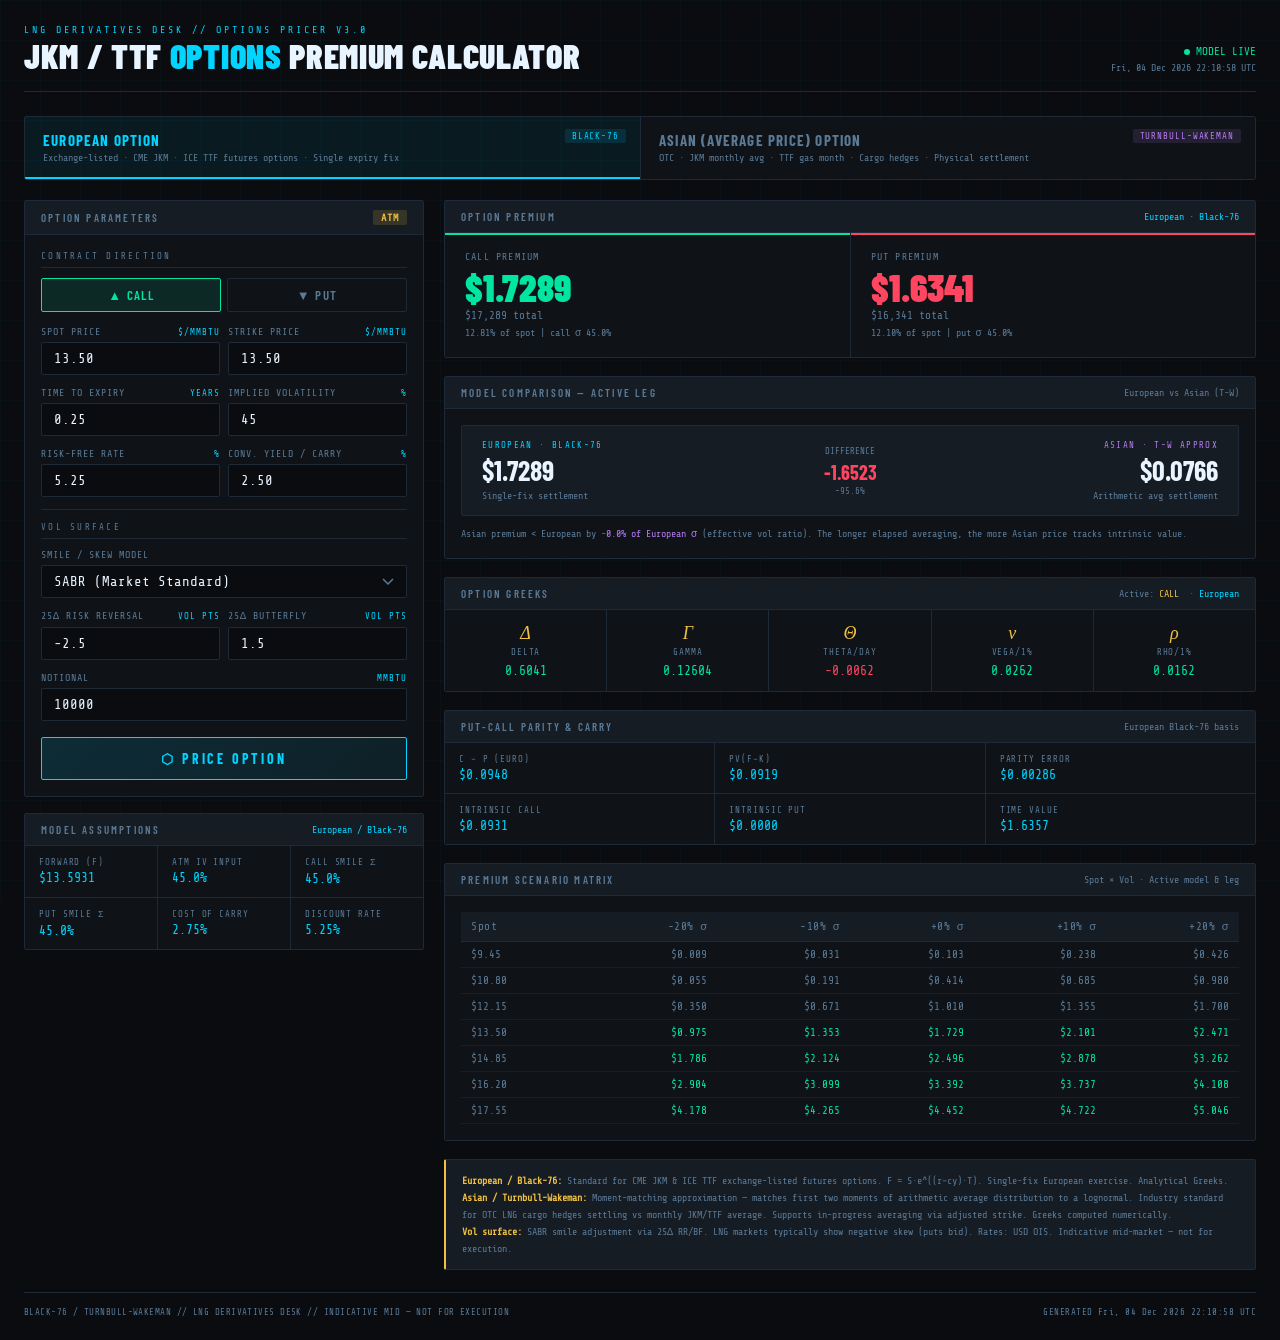
<file: options_calculator/index.html>
<!DOCTYPE html>
<html lang="en">
<head>
  <meta charset="UTF-8">
  <meta name="viewport" content="width=device-width, initial-scale=1.0">
  <title>LNG Options Premium Calculator</title>

  <!-- Styles -->
  <link rel="stylesheet" href="style.css">
</head>
<body>
<div class="container">

  <header>
    <div>
      <span class="brand-tag">LNG Derivatives Desk // Options Pricer v3.0</span>
      <h1>JKM / TTF <span>OPTIONS</span> PREMIUM CALCULATOR</h1>
    </div>
    <div class="header-meta">
      <div class="live-badge"><div class="live-dot"></div> MODEL LIVE</div>
      <div class="timestamp" id="timestamp"></div>
    </div>
  </header>

  <!-- Model selector -->
  <div class="model-banner">
    <button class="model-tab active-euro" id="tab-euro" onclick="setModel('european')">
      <span class="model-badge badge-euro">BLACK-76</span>
      <span class="model-tab-title">European Option</span>
      <span class="model-tab-sub">Exchange-listed · CME JKM · ICE TTF futures options · Single expiry fix</span>
    </button>
    <button class="model-tab" id="tab-asian" onclick="setModel('asian')">
      <span class="model-badge badge-asian">TURNBULL-WAKEMAN</span>
      <span class="model-tab-title">Asian (Average Price) Option</span>
      <span class="model-tab-sub">OTC · JKM monthly avg · TTF gas month · Cargo hedges · Physical settlement</span>
    </button>
  </div>

  <div class="main-grid">

    <!-- LEFT: Inputs -->
    <div style="display:flex;flex-direction:column;gap:16px;">

      <div class="panel">
        <div class="panel-header">
          <span class="panel-title">Option Parameters</span>
          <span id="moneyness-badge" class="moneyness-badge badge-atm">ATM</span>
        </div>
        <div class="panel-body">

          <div class="section-label">Contract Direction</div>
          <div class="toggle-group" style="margin-bottom:14px;">
            <button class="toggle-btn active-call" id="btn-call" onclick="setType('call')">&#9650; Call</button>
            <button class="toggle-btn" id="btn-put" onclick="setType('put')">&#9660; Put</button>
          </div>

          <div class="input-row">
            <div class="field">
              <label>Spot Price <span class="unit">$/MMBtu</span></label>
              <input type="number" id="spot" value="13.50" step="0.05" oninput="onInput()">
            </div>
            <div class="field">
              <label>Strike Price <span class="unit">$/MMBtu</span></label>
              <input type="number" id="strike" value="13.50" step="0.05" oninput="onInput()">
            </div>
          </div>

          <div class="input-row">
            <div class="field">
              <label>Time to Expiry <span class="unit">years</span></label>
              <input type="number" id="tte" value="0.25" step="0.01" min="0.01" max="5" oninput="onInput()">
            </div>
            <div class="field">
              <label>Implied Volatility <span class="unit">%</span></label>
              <input type="number" id="vol" value="45" step="0.5" min="1" max="200" oninput="onInput()">
            </div>
          </div>

          <div class="input-row">
            <div class="field">
              <label>Risk-Free Rate <span class="unit">%</span></label>
              <input type="number" id="rfr" value="5.25" step="0.25" oninput="onInput()">
            </div>
            <div class="field">
              <label>Conv. Yield / Carry <span class="unit">%</span></label>
              <input type="number" id="cy" value="2.50" step="0.25" oninput="onInput()">
            </div>
          </div>

          <!-- Asian-only fields -->
          <div class="asian-section" id="asian-fields">
            <div class="asian-note">
              Turnbull-Wakeman: arithmetic average-price option via moment-matching to lognormal. Standard for OTC LNG cargo hedges vs monthly JKM/TTF average.
            </div>
            <div class="input-row">
              <div class="field">
                <label>Avg Window <span class="unit">years</span></label>
                <input type="number" id="avg-period" value="0.0833" step="0.005" min="0.001" oninput="onInput()">
              </div>
              <div class="field">
                <label>Elapsed in Avg <span class="unit">years</span></label>
                <input type="number" id="elapsed" value="0" step="0.005" min="0" oninput="onInput()">
              </div>
            </div>
            <div class="field">
              <label>Avg-to-Date (if elapsed &gt; 0) <span class="unit">$/MMBtu</span></label>
              <input type="number" id="avg-so-far" value="0" step="0.05" oninput="onInput()">
            </div>
          </div>

          <div class="divider"></div>
          <div class="section-label">Vol Surface</div>

          <div class="field">
            <label>Smile / Skew Model</label>
            <select id="skew-model" onchange="onInput()">
              <option value="flat">Flat (ATMF)</option>
              <option value="sticky-strike">Sticky Strike</option>
              <option value="sabr" selected>SABR (Market Standard)</option>
              <option value="rr-bf">Risk Reversal / Butterfly</option>
            </select>
          </div>

          <div id="rr-bf-fields">
            <div class="input-row">
              <div class="field">
                <label>25&#916; Risk Reversal <span class="unit">vol pts</span></label>
                <input type="number" id="rr" value="-2.5" step="0.1" oninput="onInput()">
              </div>
              <div class="field">
                <label>25&#916; Butterfly <span class="unit">vol pts</span></label>
                <input type="number" id="bf" value="1.5" step="0.1" oninput="onInput()">
              </div>
            </div>
          </div>

          <div class="field">
            <label>Notional <span class="unit">MMBtu</span></label>
            <input type="number" id="notional" value="10000" step="1000" oninput="onInput()">
          </div>

          <button class="calc-btn" onclick="calculate()">&#11041; Price Option</button>
        </div>
      </div>

      <!-- Model Assumptions -->
      <div class="panel">
        <div class="panel-header">
          <span class="panel-title">Model Assumptions</span>
          <span id="model-label" style="font-family:var(--mono);font-size:10px;color:var(--accent);">European / Black-76</span>
        </div>
        <div class="assumptions-grid" id="assumptions-grid"></div>
      </div>

    </div><!-- /left col -->

    <!-- RIGHT: Outputs -->
    <div class="right-col">

      <!-- Option Premium -->
      <div class="panel">
        <div class="panel-header">
          <span class="panel-title">Option Premium</span>
          <span id="style-label" style="font-family:var(--mono);font-size:10px;color:var(--accent);">European &middot; Black-76</span>
        </div>
        <div class="premium-grid">
          <div class="premium-card call">
            <div class="pc-label">Call Premium</div>
            <div class="pc-main call" id="call-prem">&mdash;</div>
            <div class="pc-sub" id="call-total">&mdash; total</div>
            <div class="pc-pct" id="call-iv-pct"></div>
          </div>
          <div class="premium-card put">
            <div class="pc-label">Put Premium</div>
            <div class="pc-main put" id="put-prem">&mdash;</div>
            <div class="pc-sub" id="put-total">&mdash; total</div>
            <div class="pc-pct" id="put-iv-pct"></div>
          </div>
        </div>
      </div>

      <!-- Model Comparison -->
      <div class="panel">
        <div class="panel-header">
          <span class="panel-title">Model Comparison &mdash; Active Leg</span>
          <span style="font-family:var(--mono);font-size:10px;color:var(--text-dim);">European vs Asian (T-W)</span>
        </div>
        <div style="padding:16px;">
          <div class="compare-strip">
            <div class="cmp-side">
              <span class="cmp-model euro">European &middot; Black-76</span>
              <span class="cmp-val" id="cmp-euro">&mdash;</span>
              <span class="cmp-note">Single-fix settlement</span>
            </div>
            <div class="cmp-mid">
              <div class="cmp-diff-label">Difference</div>
              <div class="cmp-diff-val" id="cmp-diff">&mdash;</div>
              <div style="font-family:var(--mono);font-size:9px;color:var(--text-dim);margin-top:2px" id="cmp-diff-pct">&mdash;</div>
            </div>
            <div class="cmp-side right">
              <span class="cmp-model asian">Asian &middot; T-W Approx</span>
              <span class="cmp-val" id="cmp-asian">&mdash;</span>
              <span class="cmp-note">Arithmetic avg settlement</span>
            </div>
          </div>
          <div style="margin-top:10px;font-family:var(--mono);font-size:10px;color:var(--text-dim);line-height:1.6">
            Asian premium &lt; European by ~<span id="vega-ratio" style="color:var(--purple)">&mdash;</span> (effective vol ratio). The longer elapsed averaging, the more Asian price tracks intrinsic value.
          </div>
        </div>
      </div>

      <!-- Greeks -->
      <div class="panel">
        <div class="panel-header">
          <span class="panel-title">Option Greeks</span>
          <span style="font-family:var(--mono);font-size:10px;color:var(--text-dim)">
            Active: <span id="active-leg" style="color:var(--gold)">CALL</span>
            &nbsp;&middot;&nbsp;<span id="active-model-greek" style="color:var(--accent)">European</span>
          </span>
        </div>
        <div class="greeks-grid">
          <div class="greek-cell"><span class="greek-sym">&#916;</span><span class="greek-name">Delta</span><span class="greek-val" id="g-delta">&mdash;</span></div>
          <div class="greek-cell"><span class="greek-sym">&#915;</span><span class="greek-name">Gamma</span><span class="greek-val" id="g-gamma">&mdash;</span></div>
          <div class="greek-cell"><span class="greek-sym">&#920;</span><span class="greek-name">Theta/day</span><span class="greek-val" id="g-theta">&mdash;</span></div>
          <div class="greek-cell"><span class="greek-sym">&#957;</span><span class="greek-name">Vega/1%</span><span class="greek-val" id="g-vega">&mdash;</span></div>
          <div class="greek-cell"><span class="greek-sym">&#961;</span><span class="greek-name">Rho/1%</span><span class="greek-val" id="g-rho">&mdash;</span></div>
        </div>
      </div>

      <!-- Put-Call Parity -->
      <div class="panel">
        <div class="panel-header">
          <span class="panel-title">Put-Call Parity &amp; Carry</span>
          <span style="font-family:var(--mono);font-size:10px;color:var(--text-dim)">European Black-76 basis</span>
        </div>
        <div class="parity-grid" id="parity-grid"></div>
      </div>

      <!-- Scenario Matrix -->
      <div class="panel">
        <div class="panel-header">
          <span class="panel-title">Premium Scenario Matrix</span>
          <span style="font-family:var(--mono);font-size:10px;color:var(--text-dim)">Spot &times; Vol &middot; Active model &amp; leg</span>
        </div>
        <div class="panel-body matrix-wrap">
          <table id="scenario-table"><thead></thead><tbody></tbody></table>
        </div>
      </div>

      <!-- Methodology -->
      <div class="methodology">
        <p>
          <strong>European / Black-76:</strong> Standard for CME JKM &amp; ICE TTF exchange-listed futures options. F = S&middot;e^((r&minus;cy)&middot;T). Single-fix European exercise. Analytical Greeks.<br>
          <strong>Asian / Turnbull-Wakeman:</strong> Moment-matching approximation &mdash; matches first two moments of arithmetic average distribution to a lognormal. Industry standard for OTC LNG cargo hedges settling vs monthly JKM/TTF average. Supports in-progress averaging via adjusted strike. Greeks computed numerically.<br>
          <strong>Vol surface:</strong> SABR smile adjustment via 25&#916; RR/BF. LNG markets typically show negative skew (puts bid). Rates: USD OIS. Indicative mid-market &mdash; not for execution.
        </p>
      </div>

    </div><!-- /right col -->
  </div><!-- /main-grid -->

  <footer>
    <p>BLACK-76 / TURNBULL-WAKEMAN // LNG DERIVATIVES DESK // INDICATIVE MID &mdash; NOT FOR EXECUTION</p>
    <p id="footer-time"></p>
  </footer>
</div><!-- /container -->

<script>
// =========================================================
// MATH
// =========================================================
const norm = (() => {
  function pdf(x) { return Math.exp(-.5*x*x)/Math.sqrt(2*Math.PI); }
  function cdf(x) {
    const a1=0.254829592,a2=-0.284496736,a3=1.421413741,a4=-1.453152027,a5=1.061405429,p=0.3275911;
    const sg=x<0?-1:1, t=1/(1+p*Math.abs(x));
    const y=1-((((a5*t+a4)*t+a3)*t+a2)*t+a1)*t*Math.exp(-x*x);
    return .5*(1+sg*y);
  }
  return{pdf,cdf};
})();

function black76(F,K,T,r,sigma,type){
  if(T<=0){return{price:type==='call'?Math.max(F-K,0):Math.max(K-F,0),d1:0,d2:0};}
  const d1=(Math.log(F/K)+(r+.5*sigma*sigma)*T)/(sigma*Math.sqrt(T));
  const d2=d1-sigma*Math.sqrt(T);
  const df=Math.exp(-r*T);
  const price=type==='call'?df*(F*norm.cdf(d1)-K*norm.cdf(d2)):df*(K*norm.cdf(-d2)-F*norm.cdf(-d1));
  return{price,d1,d2};
}

function euroGreeks(F,K,T,r,sigma,type){
  if(T<=.001)return{delta:0,gamma:0,theta:0,vega:0,rho:0};
  const{d1,d2}=black76(F,K,T,r,sigma,type);
  const df=Math.exp(-r*T),sqT=Math.sqrt(T),nd1=norm.pdf(d1),s=type==='call'?1:-1;
  return{
    delta: s*df*norm.cdf(s*d1),
    gamma: df*nd1/(F*sigma*sqT),
    theta: (-(F*df*nd1*sigma)/(2*sqT)-s*r*K*df*norm.cdf(s*d2)+s*r*F*df*norm.cdf(s*d1))/365,
    vega:  F*df*nd1*sqT*.01,
    rho:   s*K*T*df*norm.cdf(s*d2)*.01
  };
}

// Turnbull-Wakeman Asian Option Pricer
function turnbullWakeman(S, K, T, T1, r, b, sigma, A_acc, t_el, type) {
  const tau = T - T1;
  if (tau < 1e-4) {
    const F = S * Math.exp(b * T);
    return { ...black76(F, K, T, r, sigma, type), sigmaA: sigma, FA: F, Kstar: K };
  }
  const sig2 = sigma * sigma;
  const totalWindow = tau + (t_el || 0);
  let Kstar = K;
  if (t_el > 0 && A_acc > 0) {
    Kstar = (totalWindow / tau) * K - (t_el / tau) * A_acc;
    if (Kstar <= 0) {
      const intr = type === 'call' ? Math.max(S - K, 0) : Math.max(K - S, 0);
      return { price: Math.exp(-r * T) * intr, sigmaA: 0, FA: S, Kstar: 0 };
    }
  }
  const F0 = S * Math.exp(b * T1);
  let M1;
  if (Math.abs(b) < 1e-6) {
    M1 = F0;
  } else {
    M1 = F0 * (Math.exp(b * tau) - 1) / (b * tau);
  }
  let M2;
  const b2 = 2 * b + sig2;
  if (Math.abs(b) < 1e-6) {
    const s2t = sig2 * tau;
    M2 = F0 * F0 * 2 * (Math.exp(s2t) - 1 - s2t) / (sig2 * sig2 * tau * tau);
  } else {
    const eb  = Math.exp(b * tau);
    const eb2 = Math.exp(b2 * tau);
    M2 = 2 * F0 * F0 * (eb2 / b2 - eb / b) / ((b2 - b) * tau * tau);
  }
  const ratio = M2 / (M1 * M1);
  if (ratio <= 1 || !isFinite(ratio)) {
    const intr = type === 'call' ? Math.max(M1 - Kstar, 0) : Math.max(Kstar - M1, 0);
    return { price: Math.exp(-r * T) * intr, sigmaA: 0, FA: M1, Kstar };
  }
  const sigmaA_sq = Math.log(ratio) / tau;
  const sigmaA    = Math.sqrt(sigmaA_sq);
  const FA = M1;
  const sqTau = Math.sqrt(tau);
  const d1 = (Math.log(FA / Kstar) + 0.5 * sigmaA_sq * tau) / (sigmaA * sqTau);
  const d2 = d1 - sigmaA * sqTau;
  const df = Math.exp(-r * T);
  let price;
  if (type === 'call') price = df * (FA * norm.cdf(d1) - Kstar * norm.cdf(d2));
  else                 price = df * (Kstar * norm.cdf(-d2) - FA * norm.cdf(-d1));
  return { price: Math.max(price || 0, 0), sigmaA, FA, Kstar, d1, d2 };
}

function asianGreeks(S,K,T,T1,r,b,sigma,A_acc,t_el,type){
  if(T<.001)return{delta:0,gamma:0,theta:0,vega:0,rho:0};
  const h=.01,dv=.001,dt=1/365,dr=.001;
  const f=(_S,_T,_s,_r)=>turnbullWakeman(_S,K,_T,T1,_r,_r-r+b,_s,A_acc,t_el,type).price;
  const base=f(S,T,sigma,r);
  const delta=(f(S+h,T,sigma,r)-f(S-h,T,sigma,r))/(2*h);
  const gamma=(f(S+h,T,sigma,r)-2*base+f(S-h,T,sigma,r))/(h*h);
  const theta=T>dt+.001?f(S,T-dt,sigma,r)-base:0;
  const vega=(f(S,T,sigma+dv,r)-base)/dv*.01;
  const rho=(f(S,T,sigma,r+dr)-base)/dr*.01;
  return{delta,gamma,theta,vega,rho};
}

function smileVol(F,K,T,vol,model,rr,bf,side){
  if(model==='sabr'||model==='rr-bf'){
    if(T<=0||F<=0||K<=0)return vol;
    const x=Math.log(K/F), z=x/(vol*Math.sqrt(T));
    const rrS=side==='call'?rr:-rr;
    return Math.max(vol+(bf*z*z+.5*rrS*z)/100,.01);
  }
  if(model==='sticky-strike'&&T>0&&vol>0){
    const F2=F||K; const z=Math.log(K/F2)/(vol*Math.sqrt(T));
    return Math.max(vol+(side==='call'?-.01:.01)*z,.01);
  }
  return vol;
}

// =========================================================
// STATE
// =========================================================
let currentType='call', currentModel='european';

function setType(t){
  currentType=t;
  document.getElementById('btn-call').className='toggle-btn'+(t==='call'?' active-call':'');
  document.getElementById('btn-put').className ='toggle-btn'+(t==='put' ?' active-put' :'');
  document.getElementById('active-leg').textContent=t.toUpperCase();
  document.getElementById('active-leg').style.color=t==='call'?'var(--green)':'var(--red)';
  calculate();
}

function setModel(m){
  currentModel=m;
  document.getElementById('tab-euro').className ='model-tab'+(m==='european'?' active-euro' :'');
  document.getElementById('tab-asian').className='model-tab'+(m==='asian'   ?' active-asian':'');
  document.getElementById('asian-fields').className='asian-section'+(m==='asian'?' visible':'');
  const isAsian=m==='asian';
  const col=isAsian?'var(--purple)':'var(--accent)';
  const lbl=isAsian?'Asian / Turnbull-Wakeman':'European / Black-76';
  const slbl=isAsian?'Asian \u00b7 Turnbull-Wakeman':'European \u00b7 Black-76';
  document.getElementById('model-label').textContent=lbl;
  document.getElementById('model-label').style.color=col;
  document.getElementById('style-label').textContent=slbl;
  document.getElementById('style-label').style.color=col;
  document.getElementById('active-model-greek').textContent=isAsian?'Asian':'European';
  document.getElementById('active-model-greek').style.color=col;
  calculate();
}

function onInput(){
  const model=document.getElementById('skew-model').value;
  document.getElementById('rr-bf-fields').style.display=(model==='sabr'||model==='rr-bf')?'':'none';
  const S=parseFloat(document.getElementById('spot').value)||0;
  const K=parseFloat(document.getElementById('strike').value)||0;
  if(S>0&&K>0){
    const m=S/K;
    let badge,cls;
    if(m>1.005){badge='ITM';cls='badge-itm';}
    else if(m<.995){badge='OTM';cls='badge-otm';}
    else{badge='ATM';cls='badge-atm';}
    const el=document.getElementById('moneyness-badge');
    el.textContent=badge; el.className='moneyness-badge '+cls;
  }
  calculate();
}

function fmt(n,dp=4){return isNaN(n)||!isFinite(n)?'\u2014':n.toFixed(dp);}
function fmtD(n){return isNaN(n)||!isFinite(n)?'\u2014':'$'+n.toFixed(4);}

function setGreek(id,val,dp,cls){
  const el=document.getElementById(id);
  el.textContent=fmt(val,dp); el.className='greek-val '+cls;
}

// =========================================================
// CALCULATE
// =========================================================
function calculate(){
  const S   =parseFloat(document.getElementById('spot').value)||0;
  const K   =parseFloat(document.getElementById('strike').value)||0;
  const T   =parseFloat(document.getElementById('tte').value)||0;
  const vol =(parseFloat(document.getElementById('vol').value)||0)/100;
  const r   =(parseFloat(document.getElementById('rfr').value)||0)/100;
  const cy  =(parseFloat(document.getElementById('cy').value)||0)/100;
  const N   =parseFloat(document.getElementById('notional').value)||0;
  const rr  =parseFloat(document.getElementById('rr').value)||0;
  const bf  =parseFloat(document.getElementById('bf').value)||0;
  const model=document.getElementById('skew-model').value;
  const avgP =parseFloat(document.getElementById('avg-period').value)||0.0833;
  const tEl  =parseFloat(document.getElementById('elapsed').value)||0;
  const aAcc =parseFloat(document.getElementById('avg-so-far').value)||0;

  if(S<=0||K<=0||T<=0||vol<=0)return;

  const b=r-cy;
  const F=S*Math.exp(b*T);
  const T1=Math.max(T-avgP,0);

  const callVol=smileVol(F,K,T,vol,model,rr,bf,'call');
  const putVol =smileVol(F,K,T,vol,model,rr,bf,'put');

  const euroCallP=black76(F,K,T,r,callVol,'call').price;
  const euroPutP =black76(F,K,T,r,putVol, 'put').price;

  const asianCallRes=turnbullWakeman(S,K,T,T1,r,b,callVol,aAcc,tEl,'call');
  const asianPutRes =turnbullWakeman(S,K,T,T1,r,b,putVol, aAcc,tEl,'put');
  const asianCallP=asianCallRes.price;
  const asianPutP =asianPutRes.price;

  const callP=currentModel==='asian'?asianCallP:euroCallP;
  const putP =currentModel==='asian'?asianPutP :euroPutP;

  document.getElementById('call-prem').textContent=fmtD(callP);
  document.getElementById('put-prem').textContent =fmtD(putP);
  document.getElementById('call-total').textContent='$'+(callP*N).toLocaleString(undefined,{maximumFractionDigits:0})+' total';
  document.getElementById('put-total').textContent ='$'+(putP *N).toLocaleString(undefined,{maximumFractionDigits:0})+' total';
  document.getElementById('call-iv-pct').textContent=(callP/S*100).toFixed(2)+'% of spot  |  call \u03c3 '+(callVol*100).toFixed(1)+'%';
  document.getElementById('put-iv-pct').textContent =(putP /S*100).toFixed(2)+'% of spot  |  put \u03c3  '+(putVol *100).toFixed(1)+'%';

  const aVol=currentType==='call'?callVol:putVol;
  let g;
  if(currentModel==='asian'){
    g=asianGreeks(S,K,T,T1,r,b,aVol,aAcc,tEl,currentType);
  } else {
    g=euroGreeks(F,K,T,r,aVol,currentType);
  }
  setGreek('g-delta',g.delta,4,g.delta>=0?'pos':'neg');
  setGreek('g-gamma',g.gamma,5,'pos');
  setGreek('g-theta',g.theta,4,'neg');
  setGreek('g-vega', g.vega, 4,'pos');
  setGreek('g-rho',  g.rho,  4,g.rho>=0?'pos':'neg');

  const aEuro =currentType==='call'?euroCallP:euroPutP;
  const aAsian=currentType==='call'?asianCallP:asianPutP;
  const diff=aAsian-aEuro;
  const diffPct=aEuro>0?diff/aEuro*100:0;
  document.getElementById('cmp-euro').textContent =fmtD(aEuro);
  document.getElementById('cmp-asian').textContent=fmtD(aAsian);
  document.getElementById('cmp-diff').textContent =(diff>=0?'+':'')+diff.toFixed(4);
  document.getElementById('cmp-diff').style.color=diff<0?'var(--red)':'var(--green)';
  document.getElementById('cmp-diff-pct').textContent=(diffPct>=0?'+':'')+diffPct.toFixed(1)+'%';
  const sigmaA=asianCallRes.sigmaA||0;
  const vegaratio=vol>0?(sigmaA/vol*100).toFixed(1)+'%':'\u2014';
  document.getElementById('vega-ratio').textContent=vegaratio+' of European \u03c3';

  document.getElementById('assumptions-grid').innerHTML=[
    ['Forward (F)',   '$'+F.toFixed(4)],
    ['ATM IV Input', (vol*100).toFixed(1)+'%'],
    ['Call Smile \u03c3', (callVol*100).toFixed(1)+'%'],
    ['Put Smile \u03c3',  (putVol*100).toFixed(1)+'%'],
    currentModel==='asian'
      ?['Asian Eff. \u03c3',(sigmaA*100).toFixed(2)+'%']
      :['Cost of Carry',(b*100).toFixed(2)+'%'],
    ['Discount Rate',(r*100).toFixed(2)+'%'],
  ].map(([k,v])=>`<div class="assump-cell"><div class="assump-key">${k}</div><div class="assump-val">${v}</div></div>`).join('');

  const pvFK=Math.exp(-r*T)*(F-K);
  const parity=euroCallP-euroPutP;
  document.getElementById('parity-grid').innerHTML=[
    ['C \u2212 P (Euro)',  '$'+parity.toFixed(4)],
    ['PV(F\u2212K)',       '$'+pvFK.toFixed(4)],
    ['Parity Error',  '$'+Math.abs(parity-pvFK).toFixed(5)],
    ['Intrinsic Call','$'+Math.max(F-K,0).toFixed(4)],
    ['Intrinsic Put', '$'+Math.max(K-F,0).toFixed(4)],
    ['Time Value',    '$'+Math.max(euroCallP-Math.max(F-K,0),0).toFixed(4)],
  ].map(([k,v])=>`<div class="assump-cell"><div class="assump-key">${k}</div><div class="assump-val">${v}</div></div>`).join('');

  buildMatrix(S,K,T,T1,r,b,vol,model,rr,bf,tEl,aAcc);
}

function buildMatrix(S,K,T,T1,r,b,vol,model,rr,bf,tEl,aAcc){
  const spotMults=[.70,.80,.90,1.00,1.10,1.20,1.30];
  const volShifts=[-.20,-.10,0,.10,.20];
  const colLabels=volShifts.map(v=>(v>=0?'+':'')+(v*100).toFixed(0)+'% \u03c3');

  const thead=document.querySelector('#scenario-table thead');
  const tbody=document.querySelector('#scenario-table tbody');
  thead.innerHTML='<tr><th>Spot</th>'+colLabels.map(l=>`<th>${l}</th>`).join('')+'</tr>';
  tbody.innerHTML='';

  spotMults.forEach(sm=>{
    const Ss=S*sm, Fs=Ss*Math.exp(b*T);
    const mono=Fs/K;
    const rc=mono>1.005?'cell-itm':mono>=.995?'cell-atm':'cell-otm';
    let cells=`<td class="${rc}">$${Ss.toFixed(2)}</td>`;
    volShifts.forEach(vs=>{
      const av=Math.max(vol+vs,.01);
      const sv=smileVol(Fs,K,T,av,model,rr,bf,currentType);
      let price;
      if(currentModel==='asian'){
        price=turnbullWakeman(Ss,K,T,T1,r,b,sv,aAcc,tEl,currentType).price;
      } else {
        price=black76(Fs,K,T,r,sv,currentType).price;
      }
      cells+=`<td class="${rc}">$${(price||0).toFixed(3)}</td>`;
    });
    const tr=document.createElement('tr');
    tr.innerHTML=cells;
    tbody.appendChild(tr);
  });
}

function updateTime(){
  const ts=new Date().toUTCString().replace('GMT','UTC');
  document.getElementById('timestamp').textContent=ts;
  document.getElementById('footer-time').textContent='GENERATED '+ts;
}
updateTime(); setInterval(updateTime,1000);

onInput();
</script>
</body>
</html>
</file>
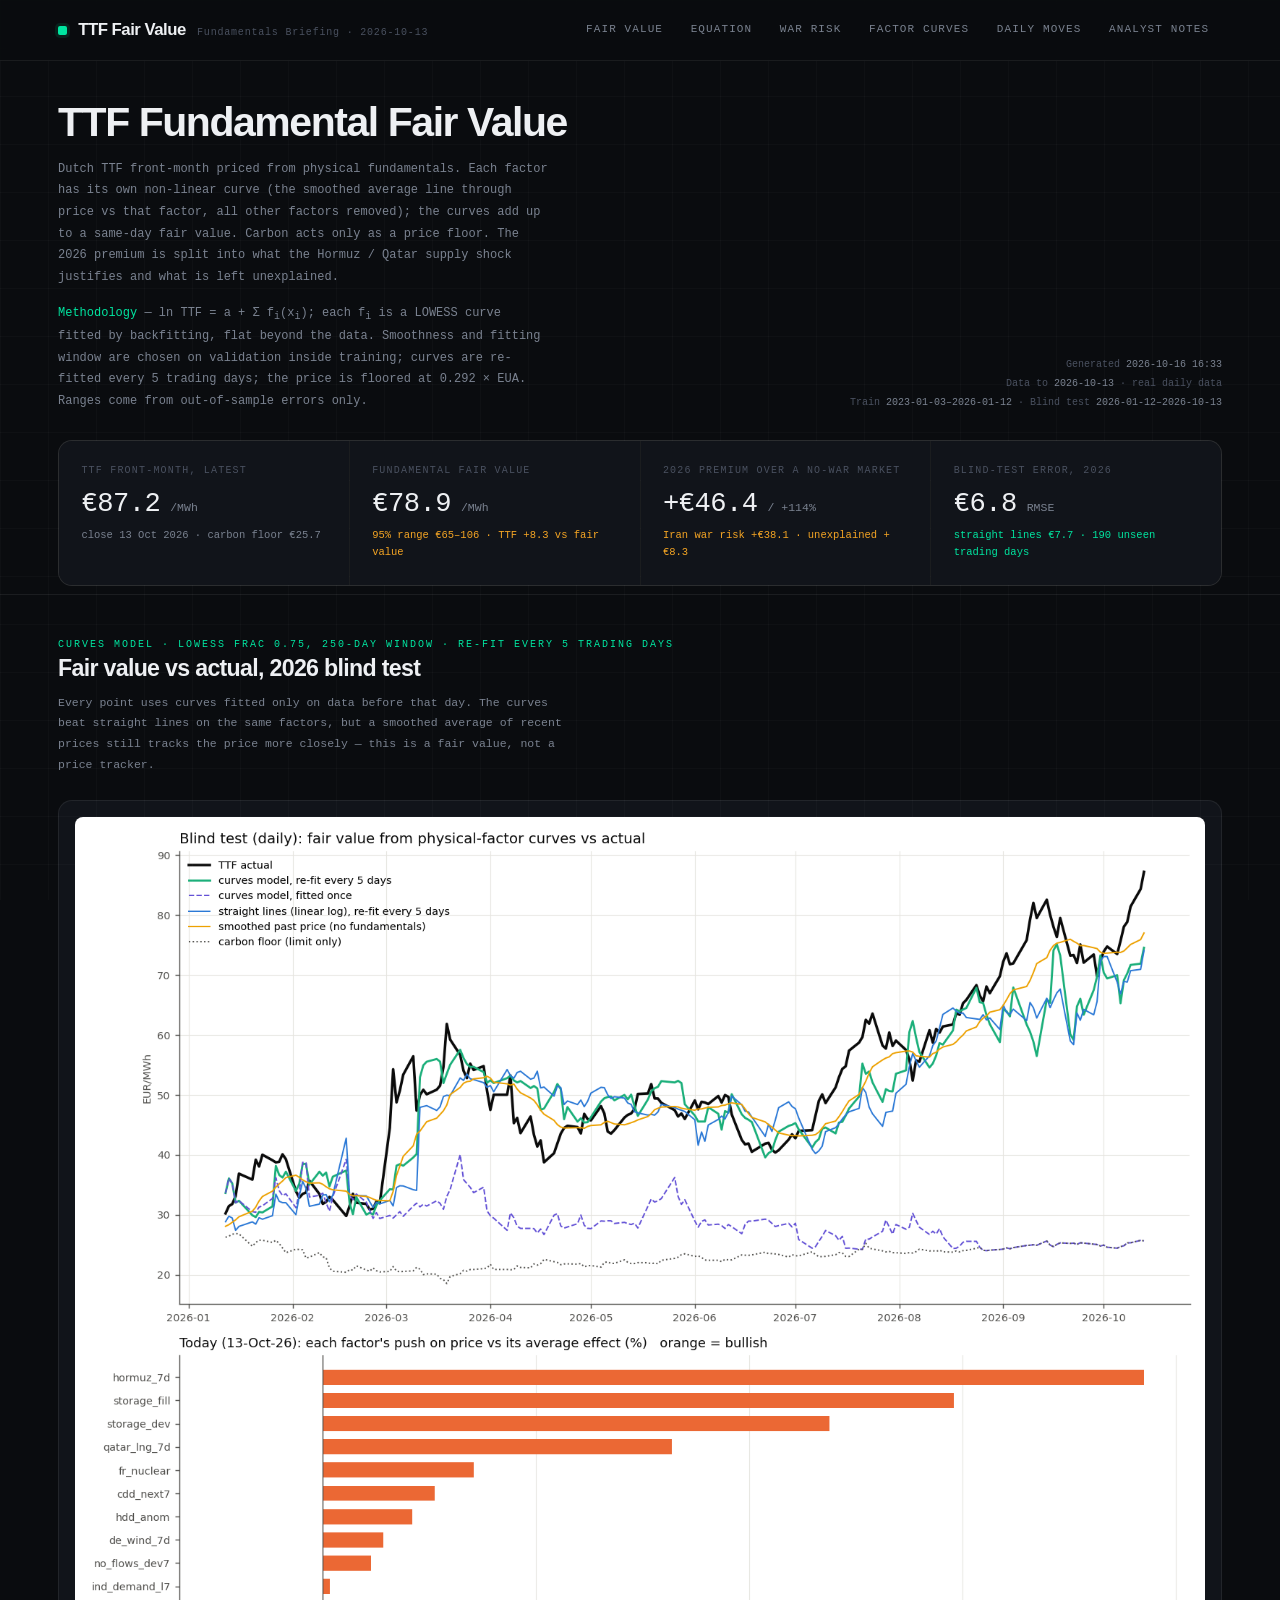
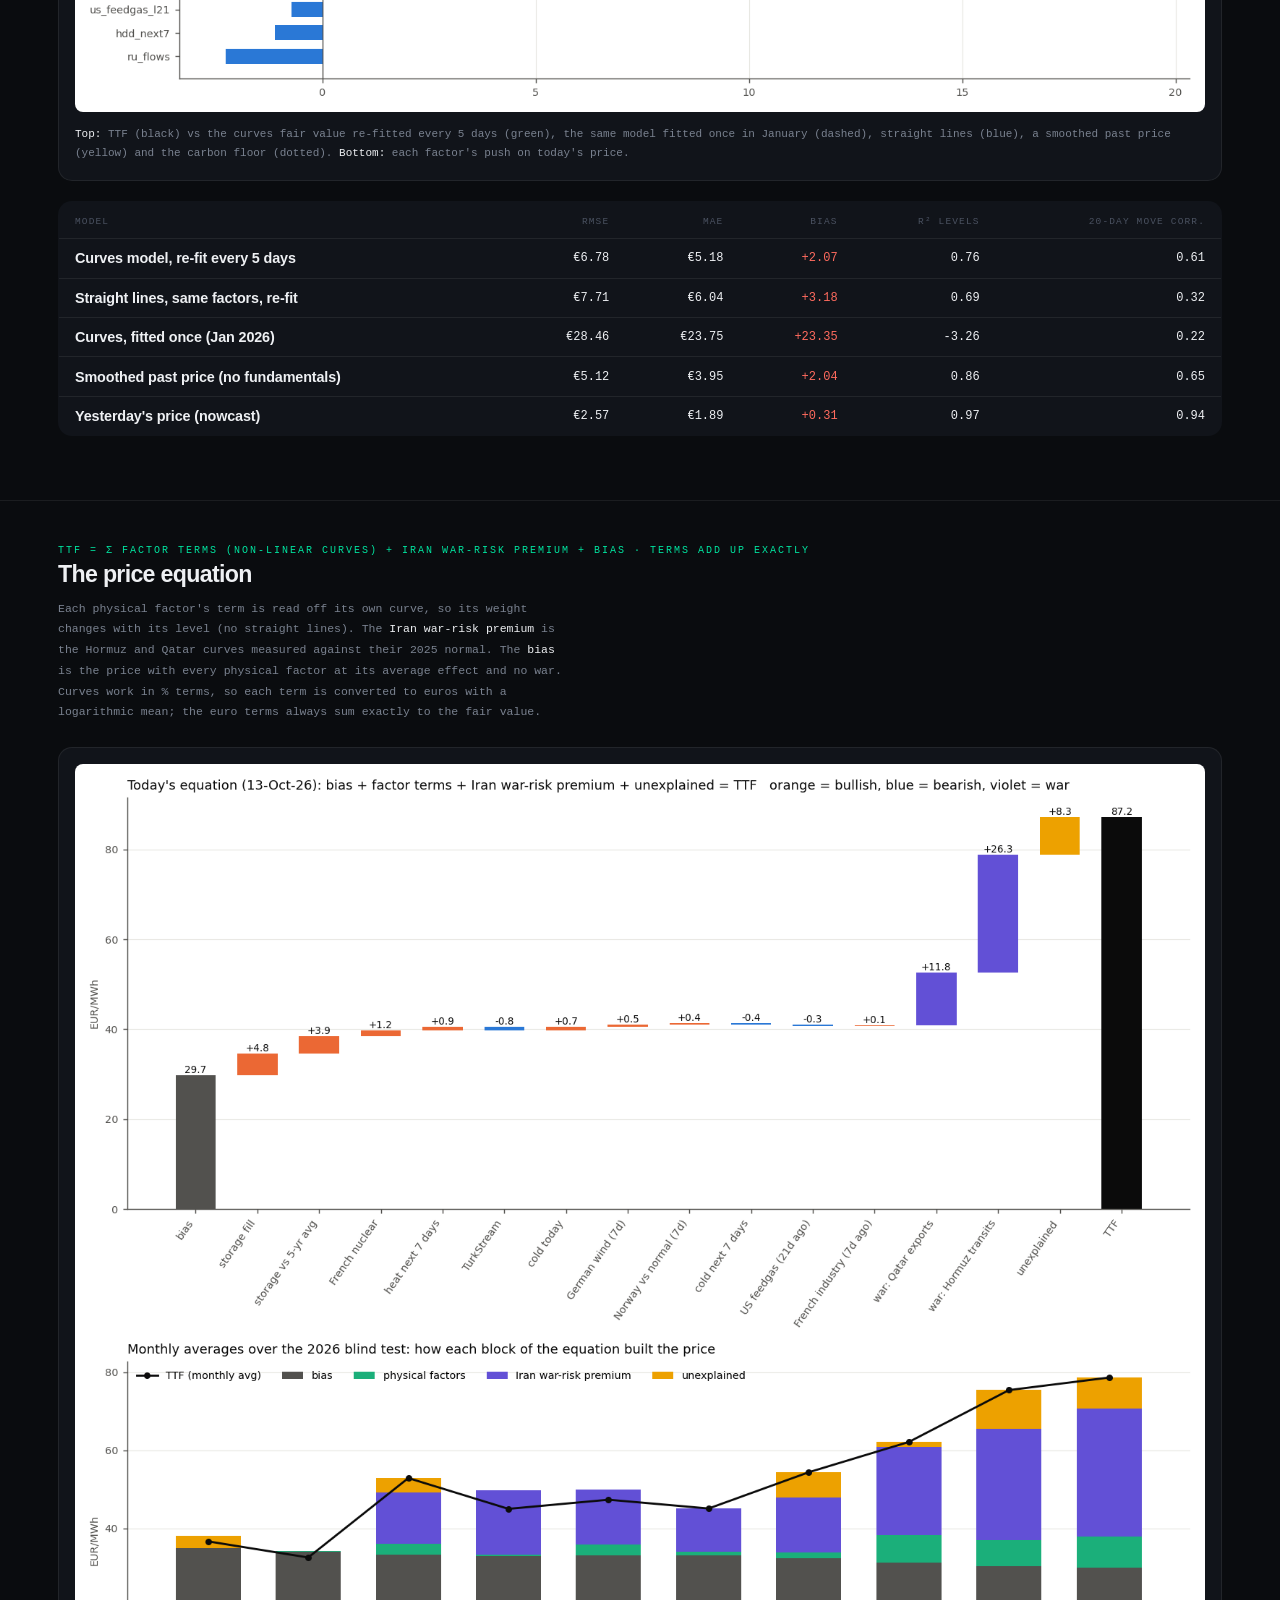
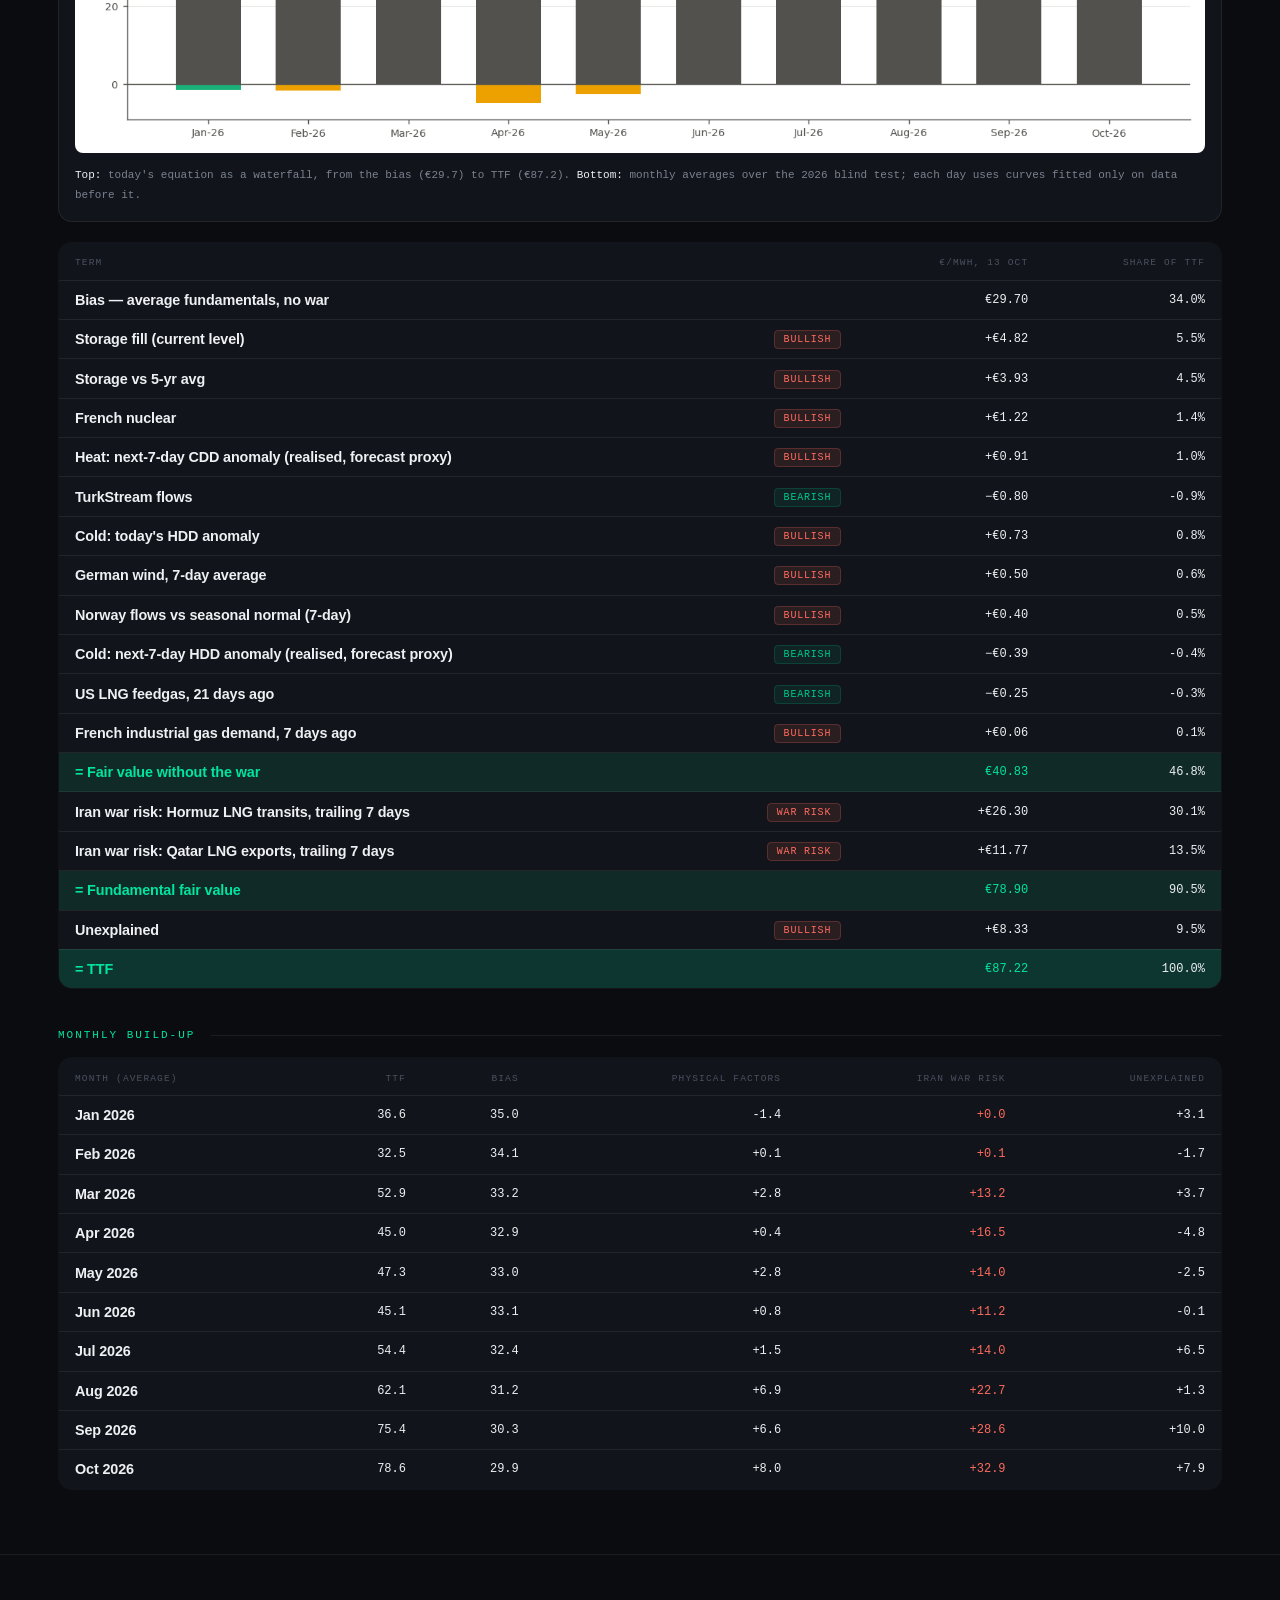
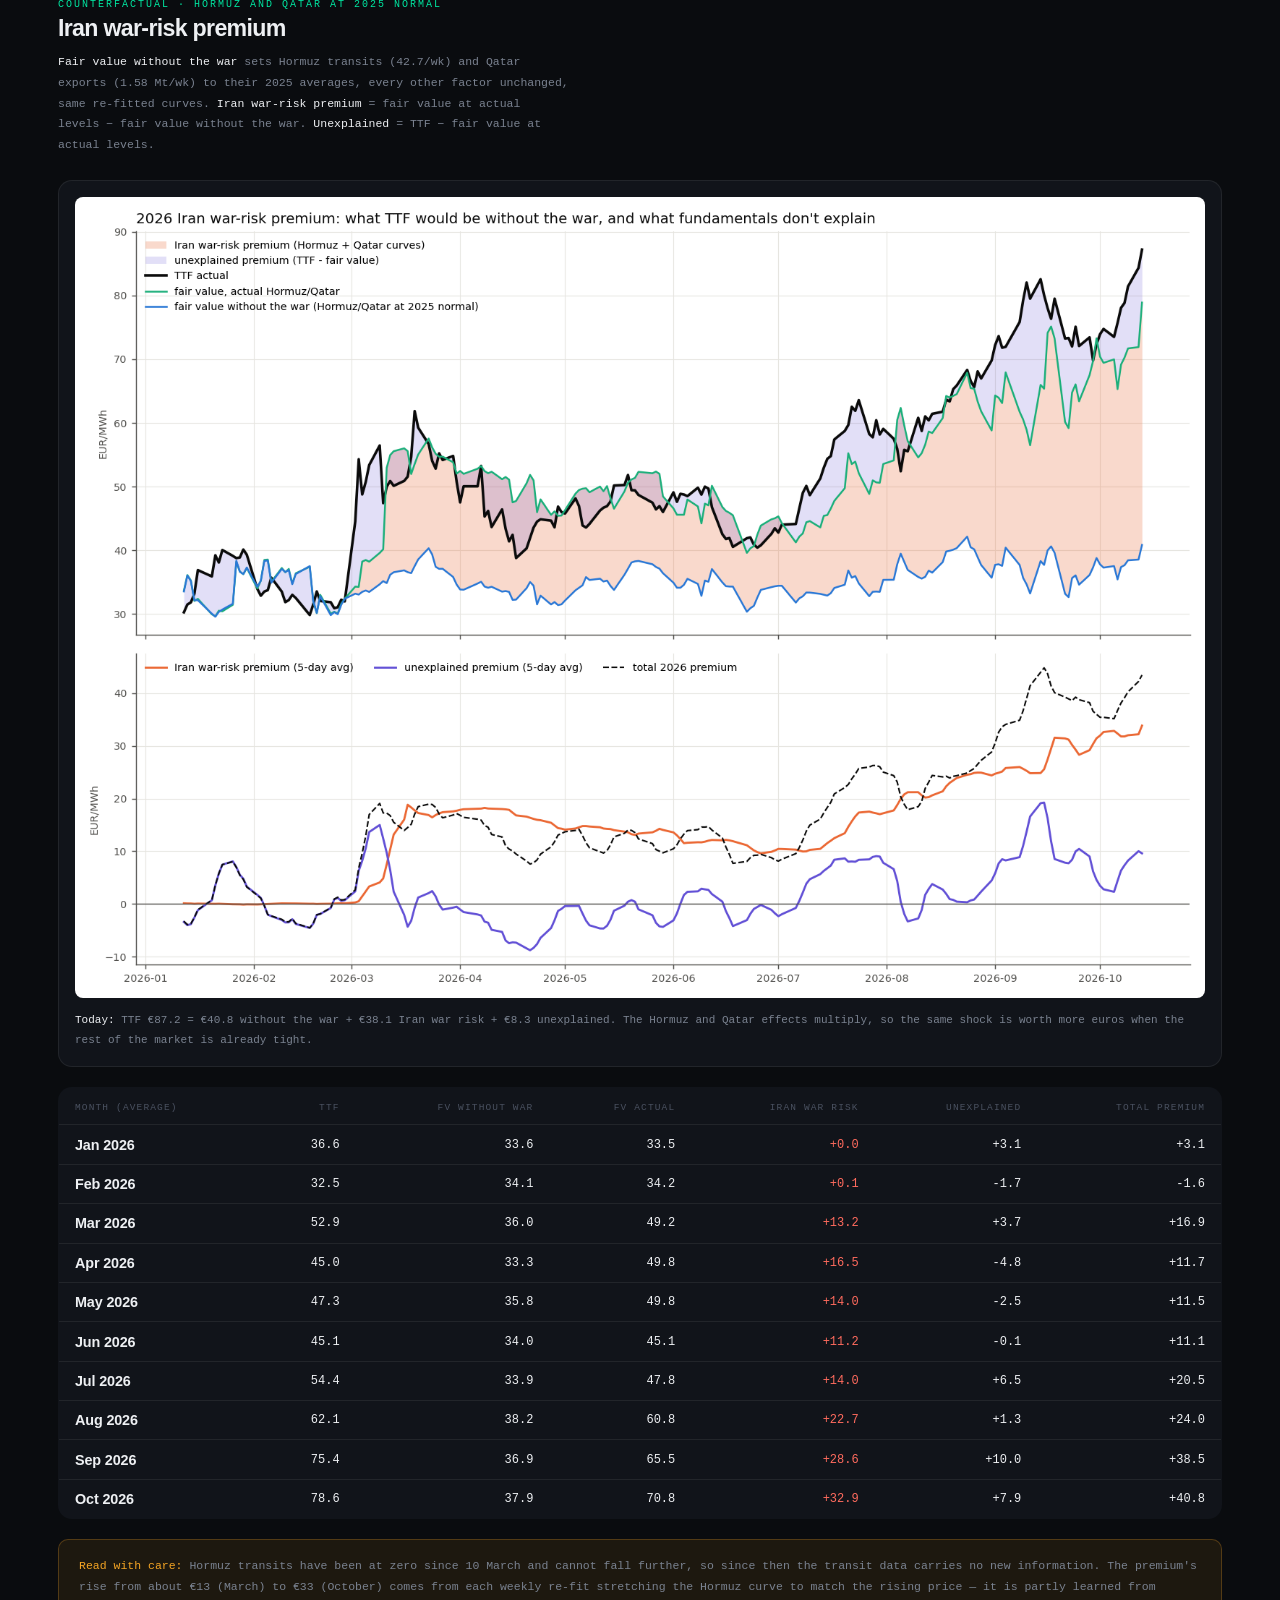
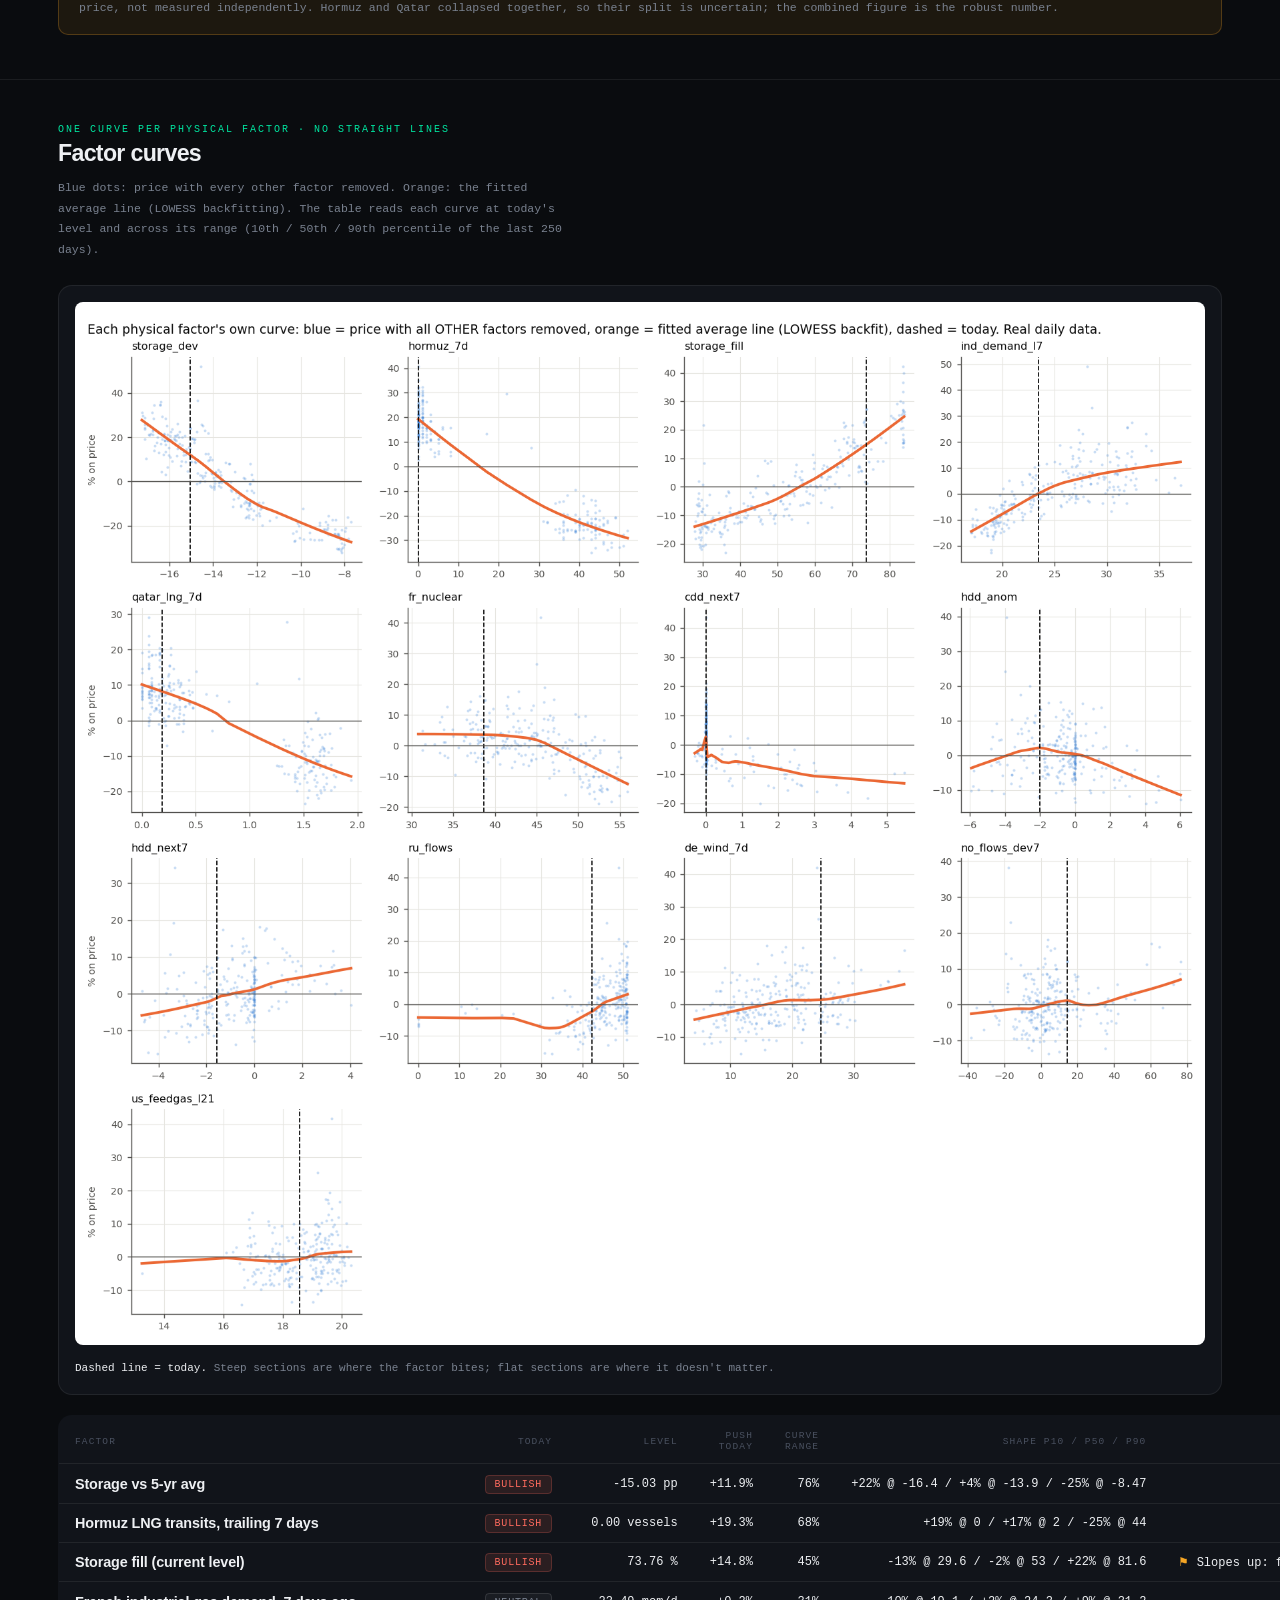
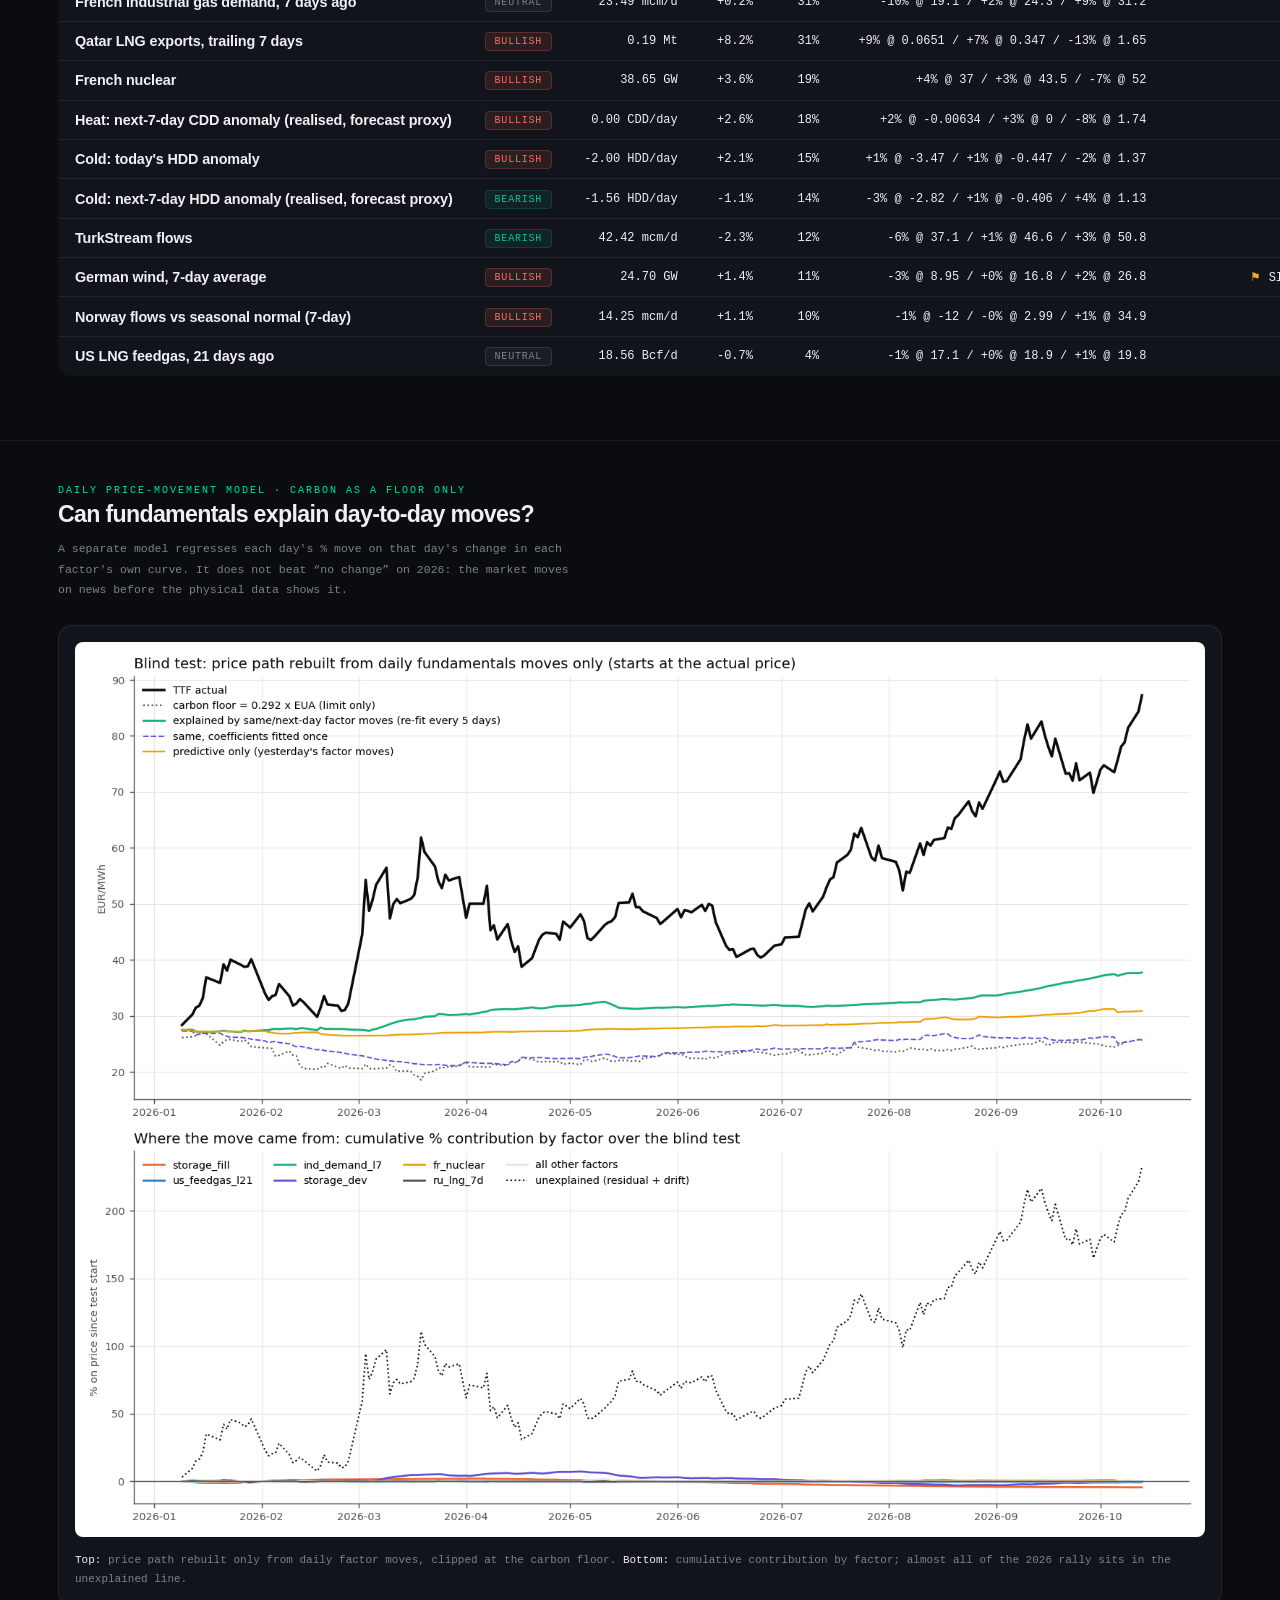
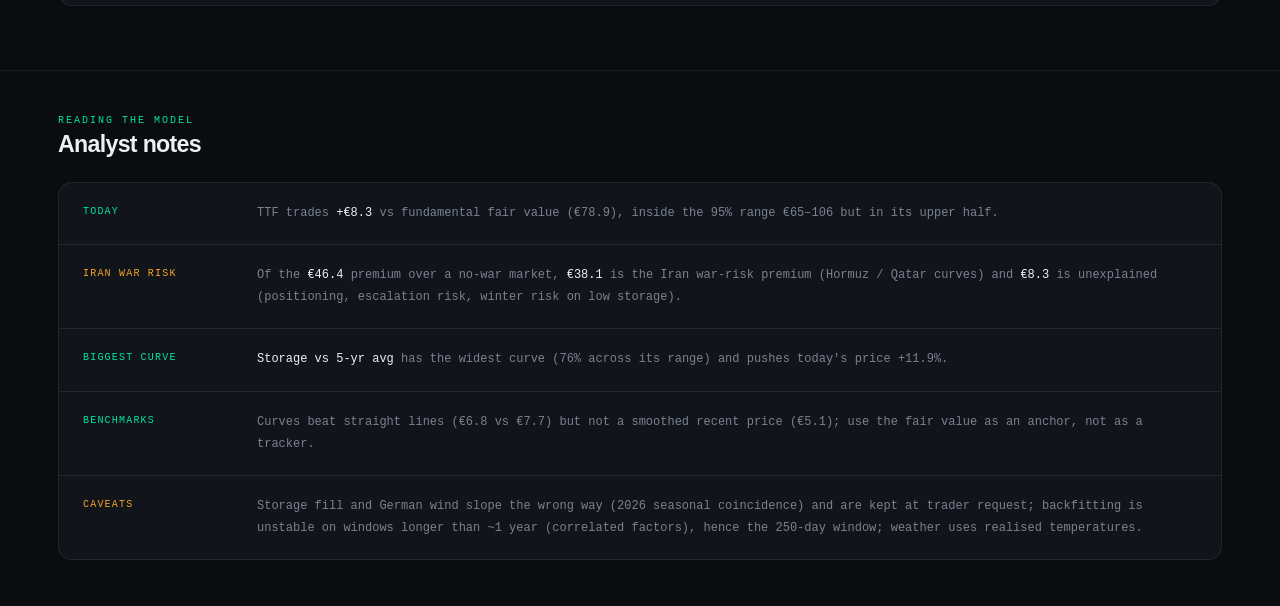
<file: ttf_price_forecast/index.html>
<!doctype html>
<html lang="en">
<head>
<meta charset="utf-8">
<meta name="viewport" content="width=device-width, initial-scale=1">
<title>TTF Fair Value</title>
<link rel="stylesheet" href="style.css">
<style>
  /* report-specific: highlight running sums in the equation table */
  .glance-table tr.subtotal td { background: var(--accent-dim); border-top: 1px solid rgba(0, 229, 160, 0.30); }
  .glance-table tr.subtotal td.name-cell, .glance-table tr.subtotal td b { color: var(--accent); }
  .glance-table tr.total td { background: rgba(0, 229, 160, 0.16); border-top: 1px solid var(--accent); }
  .glance-table tr.total td.name-cell, .glance-table tr.total td b { color: var(--accent); }
</style>
</head>
<body>
<div class="topbar"><div class="wrap">
  <div class="brand"><span class="mark"></span><span class="brand-name">TTF Fair Value</span>
  <span class="brand-sub">Fundamentals Briefing &middot; 2026-10-13</span></div>
  <nav class="topnav"><a href="#fairvalue">Fair Value</a><a href="#equation">Equation</a><a href="#premium">War Risk</a><a href="#curves">Factor Curves</a>
  <a href="#daily">Daily Moves</a><a href="#notes">Analyst Notes</a></nav>
</div></div>

<div class="wrap hero">
  <div class="hero-head">
    <div>
      <h1>TTF Fundamental Fair Value</h1>
      <p>Dutch TTF front-month priced from physical fundamentals. Each factor has its own non-linear curve (the smoothed average
      line through price vs that factor, all other factors removed); the curves add up to a same-day fair value. Carbon acts only
      as a price floor. The 2026 premium is split into what the Hormuz / Qatar supply shock justifies and what is left unexplained.</p>
      <p><b style="color: var(--accent);">Methodology</b> &mdash; ln TTF = a + &Sigma; f<sub>i</sub>(x<sub>i</sub>); each f<sub>i</sub> is a LOWESS curve fitted by
      backfitting, flat beyond the data. Smoothness and fitting window are chosen on validation inside training; curves are re-fitted
      every 5 trading days; the price is floored at 0.292 &times; EUA. Ranges come from out-of-sample errors only.</p>
    </div>
    <div class="provenance">
      <div>Generated <b>2026-10-16 16:33</b></div>
      <div>Data to <b>2026-10-13</b> &middot; real daily data</div>
      <div>Train <b>2023-01-03&ndash;2026-01-12</b> &middot; Blind test <b>2026-01-12&ndash;2026-10-13</b></div>
    </div>
  </div>
  <div class="kpi-row"><div class="kpi"><div class="label">TTF front-month, latest</div><div class="value">&euro;87.2<small> /MWh</small></div><div class="foot ">close 13 Oct 2026 &middot; carbon floor &euro;25.7</div></div><div class="kpi"><div class="label">Fundamental fair value</div><div class="value">&euro;78.9<small> /MWh</small></div><div class="foot up">95% range &euro;65&ndash;106 &middot; TTF +8.3 vs fair value</div></div><div class="kpi"><div class="label">2026 premium over a no-war market</div><div class="value">+&euro;46.4<small> / +114%</small></div><div class="foot up">Iran war risk +&euro;38.1 &middot; unexplained +&euro;8.3</div></div><div class="kpi"><div class="label">Blind-test error, 2026</div><div class="value">&euro;6.8<small> RMSE</small></div><div class="foot down">straight lines &euro;7.7 &middot; 190 unseen trading days</div></div></div>
</div>
<section class="block" id="fairvalue"><div class="wrap"><div class="block-head"><div><span class="eyebrow">Curves model &middot; LOWESS frac 0.75, 250-day window &middot; re-fit every 5 trading days</span><h2>Fair value vs actual, 2026 blind test</h2><div class="sub">Every point uses curves fitted only on data before that day. The curves beat straight lines on the same factors, but a smoothed average of recent prices still tracks the price more closely &mdash; this is a fair value, not a price tracker.</div></div></div><div class="full-figure figure-card"><img src="photos/curves_fair_value.png" alt="Fair value vs actual TTF over the 2026 blind test"><figcaption><b>Top:</b> TTF (black) vs the curves fair value re-fitted every 5 days (green), the same model fitted once in January (dashed), straight lines (blue), a smoothed past price (yellow) and the carbon floor (dotted). <b>Bottom:</b> each factor's push on today's price.</figcaption></div><table class="glance-table"><thead><tr><th>Model</th><th>RMSE</th><th>MAE</th><th>Bias</th><th>R&sup2; levels</th><th>20-day move corr.</th></tr></thead><tbody>
<tr><td class="name-cell">Curves model, re-fit every 5 days</td><td class="mono"><b>&euro;6.78</b></td><td class="mono">&euro;5.18</td><td class="mono"><span class="v neg">+2.07</span></td><td class="mono">0.76</td><td class="mono">0.61</td></tr>
<tr><td class="name-cell">Straight lines, same factors, re-fit</td><td class="mono">&euro;7.71</td><td class="mono">&euro;6.04</td><td class="mono"><span class="v neg">+3.18</span></td><td class="mono">0.69</td><td class="mono">0.32</td></tr>
<tr><td class="name-cell">Curves, fitted once (Jan 2026)</td><td class="mono">&euro;28.46</td><td class="mono">&euro;23.75</td><td class="mono"><span class="v neg">+23.35</span></td><td class="mono">-3.26</td><td class="mono">0.22</td></tr>
<tr><td class="name-cell">Smoothed past price (no fundamentals)</td><td class="mono">&euro;5.12</td><td class="mono">&euro;3.95</td><td class="mono"><span class="v neg">+2.04</span></td><td class="mono">0.86</td><td class="mono">0.65</td></tr>
<tr><td class="name-cell">Yesterday&#x27;s price (nowcast)</td><td class="mono">&euro;2.57</td><td class="mono">&euro;1.89</td><td class="mono"><span class="v neg">+0.31</span></td><td class="mono">0.97</td><td class="mono">0.94</td></tr>
</tbody></table></div></section>
<section class="block" id="equation"><div class="wrap"><div class="block-head"><div><span class="eyebrow">TTF = &Sigma; factor terms (non-linear curves) + Iran war-risk premium + bias &middot; terms add up exactly</span><h2>The price equation</h2><div class="sub">Each physical factor's term is read off its own curve, so its weight changes with its level (no straight lines). The <b>Iran war-risk premium</b> is the Hormuz and Qatar curves measured against their 2025 normal. The <b>bias</b> is the price with every physical factor at its average effect and no war. Curves work in % terms, so each term is converted to euros with a logarithmic mean; the euro terms always sum exactly to the fair value.</div></div></div><div class="full-figure figure-card"><img src="photos/curves_equation.png" alt="Waterfall of today&#x27;s price equation"><figcaption><b>Top:</b> today's equation as a waterfall, from the bias (&euro;29.7) to TTF (&euro;87.2). <b>Bottom:</b> monthly averages over the 2026 blind test; each day uses curves fitted only on data before it.</figcaption></div><table class="glance-table"><thead><tr><th>Term</th><th></th><th>&euro;/MWh, 13 Oct</th><th>Share of TTF</th></tr></thead><tbody>
<tr><td class="name-cell">Bias &mdash; average fundamentals, no war</td><td></td><td class="mono"><b>&euro;29.70</b></td><td class="mono">34.0%</td></tr>
<tr><td class="name-cell">Storage fill (current level)</td><td><span class="pill deficit">Bullish</span></td><td class="mono">+&euro;4.82</td><td class="mono">5.5%</td></tr>
<tr><td class="name-cell">Storage vs 5-yr avg</td><td><span class="pill deficit">Bullish</span></td><td class="mono">+&euro;3.93</td><td class="mono">4.5%</td></tr>
<tr><td class="name-cell">French nuclear</td><td><span class="pill deficit">Bullish</span></td><td class="mono">+&euro;1.22</td><td class="mono">1.4%</td></tr>
<tr><td class="name-cell">Heat: next-7-day CDD anomaly (realised, forecast proxy)</td><td><span class="pill deficit">Bullish</span></td><td class="mono">+&euro;0.91</td><td class="mono">1.0%</td></tr>
<tr><td class="name-cell">TurkStream flows</td><td><span class="pill surplus">Bearish</span></td><td class="mono">&minus;&euro;0.80</td><td class="mono">-0.9%</td></tr>
<tr><td class="name-cell">Cold: today&#x27;s HDD anomaly</td><td><span class="pill deficit">Bullish</span></td><td class="mono">+&euro;0.73</td><td class="mono">0.8%</td></tr>
<tr><td class="name-cell">German wind, 7-day average</td><td><span class="pill deficit">Bullish</span></td><td class="mono">+&euro;0.50</td><td class="mono">0.6%</td></tr>
<tr><td class="name-cell">Norway flows vs seasonal normal (7-day)</td><td><span class="pill deficit">Bullish</span></td><td class="mono">+&euro;0.40</td><td class="mono">0.5%</td></tr>
<tr><td class="name-cell">Cold: next-7-day HDD anomaly (realised, forecast proxy)</td><td><span class="pill surplus">Bearish</span></td><td class="mono">&minus;&euro;0.39</td><td class="mono">-0.4%</td></tr>
<tr><td class="name-cell">US LNG feedgas, 21 days ago</td><td><span class="pill surplus">Bearish</span></td><td class="mono">&minus;&euro;0.25</td><td class="mono">-0.3%</td></tr>
<tr><td class="name-cell">French industrial gas demand, 7 days ago</td><td><span class="pill deficit">Bullish</span></td><td class="mono">+&euro;0.06</td><td class="mono">0.1%</td></tr>
<tr class="subtotal"><td class="name-cell">= Fair value without the war</td><td></td><td class="mono"><b>&euro;40.83</b></td><td class="mono">46.8%</td></tr>
<tr><td class="name-cell">Iran war risk: Hormuz LNG transits, trailing 7 days</td><td><span class="pill deficit">War risk</span></td><td class="mono">+&euro;26.30</td><td class="mono">30.1%</td></tr>
<tr><td class="name-cell">Iran war risk: Qatar LNG exports, trailing 7 days</td><td><span class="pill deficit">War risk</span></td><td class="mono">+&euro;11.77</td><td class="mono">13.5%</td></tr>
<tr class="subtotal"><td class="name-cell">= Fundamental fair value</td><td></td><td class="mono"><b>&euro;78.90</b></td><td class="mono">90.5%</td></tr>
<tr><td class="name-cell">Unexplained</td><td><span class="pill deficit">Bullish</span></td><td class="mono">+&euro;8.33</td><td class="mono">9.5%</td></tr>
<tr class="total"><td class="name-cell">= TTF</td><td></td><td class="mono"><b>&euro;87.22</b></td><td class="mono">100.0%</td></tr>
</tbody></table><div class="region-head"><h3>Monthly build-up</h3><div class="rule"></div></div><table class="glance-table"><thead><tr><th>Month (average)</th><th>TTF</th><th>Bias</th><th>Physical factors</th><th>Iran war risk</th><th>Unexplained</th></tr></thead><tbody>
<tr><td class="name-cell">Jan 2026</td><td class="mono">36.6</td><td class="mono">35.0</td><td class="mono">-1.4</td><td class="mono"><span class="v neg">+0.0</span></td><td class="mono">+3.1</td></tr>
<tr><td class="name-cell">Feb 2026</td><td class="mono">32.5</td><td class="mono">34.1</td><td class="mono">+0.1</td><td class="mono"><span class="v neg">+0.1</span></td><td class="mono">-1.7</td></tr>
<tr><td class="name-cell">Mar 2026</td><td class="mono">52.9</td><td class="mono">33.2</td><td class="mono">+2.8</td><td class="mono"><span class="v neg">+13.2</span></td><td class="mono">+3.7</td></tr>
<tr><td class="name-cell">Apr 2026</td><td class="mono">45.0</td><td class="mono">32.9</td><td class="mono">+0.4</td><td class="mono"><span class="v neg">+16.5</span></td><td class="mono">-4.8</td></tr>
<tr><td class="name-cell">May 2026</td><td class="mono">47.3</td><td class="mono">33.0</td><td class="mono">+2.8</td><td class="mono"><span class="v neg">+14.0</span></td><td class="mono">-2.5</td></tr>
<tr><td class="name-cell">Jun 2026</td><td class="mono">45.1</td><td class="mono">33.1</td><td class="mono">+0.8</td><td class="mono"><span class="v neg">+11.2</span></td><td class="mono">-0.1</td></tr>
<tr><td class="name-cell">Jul 2026</td><td class="mono">54.4</td><td class="mono">32.4</td><td class="mono">+1.5</td><td class="mono"><span class="v neg">+14.0</span></td><td class="mono">+6.5</td></tr>
<tr><td class="name-cell">Aug 2026</td><td class="mono">62.1</td><td class="mono">31.2</td><td class="mono">+6.9</td><td class="mono"><span class="v neg">+22.7</span></td><td class="mono">+1.3</td></tr>
<tr><td class="name-cell">Sep 2026</td><td class="mono">75.4</td><td class="mono">30.3</td><td class="mono">+6.6</td><td class="mono"><span class="v neg">+28.6</span></td><td class="mono">+10.0</td></tr>
<tr><td class="name-cell">Oct 2026</td><td class="mono">78.6</td><td class="mono">29.9</td><td class="mono">+8.0</td><td class="mono"><span class="v neg">+32.9</span></td><td class="mono">+7.9</td></tr>
</tbody></table></div></section>
<section class="block" id="premium"><div class="wrap"><div class="block-head"><div><span class="eyebrow">Counterfactual &middot; Hormuz and Qatar at 2025 normal</span><h2>Iran war-risk premium</h2><div class="sub"><b>Fair value without the war</b> sets Hormuz transits (42.7/wk) and Qatar exports (1.58 Mt/wk) to their 2025 averages, every other factor unchanged, same re-fitted curves. <b>Iran war-risk premium</b> = fair value at actual levels &minus; fair value without the war. <b>Unexplained</b> = TTF &minus; fair value at actual levels.</div></div></div><div class="full-figure figure-card"><img src="photos/curves_risk_premium.png" alt="2026 Iran war-risk premium"><figcaption><b>Today:</b> TTF &euro;87.2 = &euro;40.8 without the war + &euro;38.1 Iran war risk + &euro;8.3 unexplained. The Hormuz and Qatar effects multiply, so the same shock is worth more euros when the rest of the market is already tight.</figcaption></div><table class="glance-table"><thead><tr><th>Month (average)</th><th>TTF</th><th>FV without war</th><th>FV actual</th><th>Iran war risk</th><th>Unexplained</th><th>Total premium</th></tr></thead><tbody>
<tr><td class="name-cell">Jan 2026</td><td class="mono">36.6</td><td class="mono">33.6</td><td class="mono">33.5</td><td class="mono"><span class="v neg">+0.0</span></td><td class="mono">+3.1</td><td class="mono"><b>+3.1</b></td></tr>
<tr><td class="name-cell">Feb 2026</td><td class="mono">32.5</td><td class="mono">34.1</td><td class="mono">34.2</td><td class="mono"><span class="v neg">+0.1</span></td><td class="mono">-1.7</td><td class="mono"><b>-1.6</b></td></tr>
<tr><td class="name-cell">Mar 2026</td><td class="mono">52.9</td><td class="mono">36.0</td><td class="mono">49.2</td><td class="mono"><span class="v neg">+13.2</span></td><td class="mono">+3.7</td><td class="mono"><b>+16.9</b></td></tr>
<tr><td class="name-cell">Apr 2026</td><td class="mono">45.0</td><td class="mono">33.3</td><td class="mono">49.8</td><td class="mono"><span class="v neg">+16.5</span></td><td class="mono">-4.8</td><td class="mono"><b>+11.7</b></td></tr>
<tr><td class="name-cell">May 2026</td><td class="mono">47.3</td><td class="mono">35.8</td><td class="mono">49.8</td><td class="mono"><span class="v neg">+14.0</span></td><td class="mono">-2.5</td><td class="mono"><b>+11.5</b></td></tr>
<tr><td class="name-cell">Jun 2026</td><td class="mono">45.1</td><td class="mono">34.0</td><td class="mono">45.1</td><td class="mono"><span class="v neg">+11.2</span></td><td class="mono">-0.1</td><td class="mono"><b>+11.1</b></td></tr>
<tr><td class="name-cell">Jul 2026</td><td class="mono">54.4</td><td class="mono">33.9</td><td class="mono">47.8</td><td class="mono"><span class="v neg">+14.0</span></td><td class="mono">+6.5</td><td class="mono"><b>+20.5</b></td></tr>
<tr><td class="name-cell">Aug 2026</td><td class="mono">62.1</td><td class="mono">38.2</td><td class="mono">60.8</td><td class="mono"><span class="v neg">+22.7</span></td><td class="mono">+1.3</td><td class="mono"><b>+24.0</b></td></tr>
<tr><td class="name-cell">Sep 2026</td><td class="mono">75.4</td><td class="mono">36.9</td><td class="mono">65.5</td><td class="mono"><span class="v neg">+28.6</span></td><td class="mono">+10.0</td><td class="mono"><b>+38.5</b></td></tr>
<tr><td class="name-cell">Oct 2026</td><td class="mono">78.6</td><td class="mono">37.9</td><td class="mono">70.8</td><td class="mono"><span class="v neg">+32.9</span></td><td class="mono">+7.9</td><td class="mono"><b>+40.8</b></td></tr>
</tbody></table><div class="callout"><b>Read with care:</b> Hormuz transits have been at zero since 10 March and cannot fall further, so since then the transit data carries no new information. The premium's rise from about &euro;13 (March) to &euro;33 (October) comes from each weekly re-fit stretching the Hormuz curve to match the rising price &mdash; it is partly learned from price, not measured independently. Hormuz and Qatar collapsed together, so their split is uncertain; the combined figure is the robust number.</div></div></section>
<section class="block" id="curves"><div class="wrap"><div class="block-head"><div><span class="eyebrow">One curve per physical factor &middot; no straight lines</span><h2>Factor curves</h2><div class="sub">Blue dots: price with every other factor removed. Orange: the fitted average line (LOWESS backfitting). The table reads each curve at today's level and across its range (10th / 50th / 90th percentile of the last 250 days).</div></div></div><div class="full-figure figure-card"><img src="photos/curves_shapes.png" alt="Each physical factor&#x27;s response curve"><figcaption><b>Dashed line = today.</b> Steep sections are where the factor bites; flat sections are where it doesn't matter.</figcaption></div><table class="glance-table"><thead><tr><th>Factor</th><th>Today</th><th>Level</th><th>Push today</th><th>Curve range</th><th>Shape p10 / p50 / p90</th><th>Caveat</th></tr></thead><tbody>
<tr><td class="name-cell">Storage vs 5-yr avg</td><td><span class="pill deficit">Bullish</span></td><td class="mono">-15.03 pp</td><td class="mono">+11.9%</td><td class="mono">76%</td><td class="mono">+22% @ -16.4 / +4% @ -13.9 / -25% @ -8.47</td><td class="mono">&mdash;</td></tr>
<tr><td class="name-cell">Hormuz LNG transits, trailing 7 days</td><td><span class="pill deficit">Bullish</span></td><td class="mono">0.00 vessels</td><td class="mono">+19.3%</td><td class="mono">68%</td><td class="mono">+19% @ 0 / +17% @ 2 / -25% @ 44</td><td class="mono">&mdash;</td></tr>
<tr><td class="name-cell">Storage fill (current level)</td><td><span class="pill deficit">Bullish</span></td><td class="mono">73.76 %</td><td class="mono">+14.8%</td><td class="mono">45%</td><td class="mono">-13% @ 29.6 / -2% @ 53 / +22% @ 81.6</td><td class="mono"><span class="flag">&#9873;</span> Slopes up: fill rose through the 2026 rally (seasonal coincidence, kept at trader request)</td></tr>
<tr><td class="name-cell">French industrial gas demand, 7 days ago</td><td><span class="pill na">Neutral</span></td><td class="mono">23.49 mcm/d</td><td class="mono">+0.2%</td><td class="mono">31%</td><td class="mono">-10% @ 19.1 / +2% @ 24.3 / +9% @ 31.2</td><td class="mono">&mdash;</td></tr>
<tr><td class="name-cell">Qatar LNG exports, trailing 7 days</td><td><span class="pill deficit">Bullish</span></td><td class="mono">0.19 Mt</td><td class="mono">+8.2%</td><td class="mono">31%</td><td class="mono">+9% @ 0.0651 / +7% @ 0.347 / -13% @ 1.65</td><td class="mono">&mdash;</td></tr>
<tr><td class="name-cell">French nuclear</td><td><span class="pill deficit">Bullish</span></td><td class="mono">38.65 GW</td><td class="mono">+3.6%</td><td class="mono">19%</td><td class="mono">+4% @ 37 / +3% @ 43.5 / -7% @ 52</td><td class="mono">&mdash;</td></tr>
<tr><td class="name-cell">Heat: next-7-day CDD anomaly (realised, forecast proxy)</td><td><span class="pill deficit">Bullish</span></td><td class="mono">0.00 CDD/day</td><td class="mono">+2.6%</td><td class="mono">18%</td><td class="mono">+2% @ -0.00634 / +3% @ 0 / -8% @ 1.74</td><td class="mono"><span class="flag">&#9873;</span> Spike at zero: most days have no cooling demand</td></tr>
<tr><td class="name-cell">Cold: today&#x27;s HDD anomaly</td><td><span class="pill deficit">Bullish</span></td><td class="mono">-2.00 HDD/day</td><td class="mono">+2.1%</td><td class="mono">15%</td><td class="mono">+1% @ -3.47 / +1% @ -0.447 / -2% @ 1.37</td><td class="mono">&mdash;</td></tr>
<tr><td class="name-cell">Cold: next-7-day HDD anomaly (realised, forecast proxy)</td><td><span class="pill surplus">Bearish</span></td><td class="mono">-1.56 HDD/day</td><td class="mono">-1.1%</td><td class="mono">14%</td><td class="mono">-3% @ -2.82 / +1% @ -0.406 / +4% @ 1.13</td><td class="mono"><span class="flag">&#9873;</span> Uses realised next-7-day temperatures (forecast proxy, look-ahead)</td></tr>
<tr><td class="name-cell">TurkStream flows</td><td><span class="pill surplus">Bearish</span></td><td class="mono">42.42 mcm/d</td><td class="mono">-2.3%</td><td class="mono">12%</td><td class="mono">-6% @ 37.1 / +1% @ 46.6 / +3% @ 50.8</td><td class="mono">&mdash;</td></tr>
<tr><td class="name-cell">German wind, 7-day average</td><td><span class="pill deficit">Bullish</span></td><td class="mono">24.70 GW</td><td class="mono">+1.4%</td><td class="mono">11%</td><td class="mono">-3% @ 8.95 / +0% @ 16.8 / +2% @ 26.8</td><td class="mono"><span class="flag">&#9873;</span> Slopes the wrong way and validation prefers dropping it (kept at trader request)</td></tr>
<tr><td class="name-cell">Norway flows vs seasonal normal (7-day)</td><td><span class="pill deficit">Bullish</span></td><td class="mono">14.25 mcm/d</td><td class="mono">+1.1%</td><td class="mono">10%</td><td class="mono">-1% @ -12 / -0% @ 2.99 / +1% @ 34.9</td><td class="mono"><span class="flag">&#9873;</span> Small and slopes slightly the wrong way above normal</td></tr>
<tr><td class="name-cell">US LNG feedgas, 21 days ago</td><td><span class="pill na">Neutral</span></td><td class="mono">18.56 Bcf/d</td><td class="mono">-0.7%</td><td class="mono">4%</td><td class="mono">-1% @ 17.1 / +0% @ 18.9 / +1% @ 19.8</td><td class="mono">&mdash;</td></tr>
</tbody></table></div></section>
<section class="block" id="daily"><div class="wrap"><div class="block-head"><div><span class="eyebrow">Daily price-movement model &middot; carbon as a floor only</span><h2>Can fundamentals explain day-to-day moves?</h2><div class="sub">A separate model regresses each day's % move on that day's change in each factor's own curve. It does not beat &ldquo;no change&rdquo; on 2026: the market moves on news before the physical data shows it.</div></div></div><div class="full-figure figure-card"><img src="photos/daily_path.png" alt="Daily price path rebuilt from factor moves only"><figcaption><b>Top:</b> price path rebuilt only from daily factor moves, clipped at the carbon floor. <b>Bottom:</b> cumulative contribution by factor; almost all of the 2026 rally sits in the unexplained line.</figcaption></div></div></section>
<section class="block" id="notes"><div class="wrap"><div class="block-head"><div><span class="eyebrow">Reading the model</span><h2>Analyst notes</h2><div class="sub"></div></div></div><div class="insights-list"><div class="insight"><div class="tag">Today</div><p>TTF trades <b>+&euro;8.3</b> vs fundamental fair value (&euro;78.9), inside the 95% range &euro;65&ndash;106 but in its upper half.</p></div><div class="insight"><div class="tag flag">Iran war risk</div><p>Of the <b>&euro;46.4</b> premium over a no-war market, <b>&euro;38.1</b> is the Iran war-risk premium (Hormuz / Qatar curves) and <b>&euro;8.3</b> is unexplained (positioning, escalation risk, winter risk on low storage).</p></div><div class="insight"><div class="tag">Biggest curve</div><p><b>Storage vs 5-yr avg</b> has the widest curve (76% across its range) and pushes today's price +11.9%.</p></div><div class="insight"><div class="tag">Benchmarks</div><p>Curves beat straight lines (&euro;6.8 vs &euro;7.7) but not a smoothed recent price (&euro;5.1); use the fair value as an anchor, not as a tracker.</p></div><div class="insight"><div class="tag flag">Caveats</div><p>Storage fill and German wind slope the wrong way (2026 seasonal coincidence) and are kept at trader request; backfitting is unstable on windows longer than ~1 year (correlated factors), hence the 250-day window; weather uses realised temperatures.</p></div></div></div></section>
</body></html>
</file>
<file: style.css>
/* ═══════════════════════════════════════════════════════════════
   LNG Analytics Suite — Front Page  |  Stylesheet
   ═══════════════════════════════════════════════════════════════ */


/* ══════════════════════════════════════════
   DESIGN TOKENS
   ══════════════════════════════════════════ */
:root {
  /* backgrounds */
  --bg:         #0a0c0f;
  --panel:      #0e1117;
  --surface:    #11141a;
  --surface-h:  #181c24;

  /* borders */
  --border:     rgba(255, 255, 255, 0.07);
  --border-mid: rgba(255, 255, 255, 0.11);

  /* accent */
  --accent:     #00e5a0;
  --accent-dim: rgba(0, 229, 160, 0.10);

  /* text */
  --t1: #eef0f3;
  --t2: #7a8290;
  --t3: #4a5160;

  /* tags */
  --tag-bg: rgba(0, 229, 160, 0.08);
  --tag-c:  #00c98a;

  /* typography */
  --ff-d: 'Syne', sans-serif;
  --ff-m: 'DM Mono', monospace;
}


/* ══════════════════════════════════════════
   RESET & BASE
   ══════════════════════════════════════════ */
*, *::before, *::after {
  box-sizing: border-box;
  margin: 0;
  padding: 0;
}

html, body { height: 100%; }

body {
  background: var(--bg);
  color: var(--t1);
  font-family: var(--ff-d);
  min-height: 100vh;
  overflow-x: hidden;
}

/* Subtle grid overlay */
body::before {
  content: '';
  position: fixed;
  inset: 0;
  background-image:
    linear-gradient(rgba(255, 255, 255, 0.022) 1px, transparent 1px),
    linear-gradient(90deg, rgba(255, 255, 255, 0.022) 1px, transparent 1px);
  background-size: 48px 48px;
  pointer-events: none;
  z-index: 0;
}


/* ══════════════════════════════════════════
   PAGE LAYOUT
   ══════════════════════════════════════════ */
.page {
  position: relative;
  z-index: 1;
  display: grid;
  grid-template-columns: 280px 1fr;
  min-height: 100vh;
}


/* ══════════════════════════════════════════
   SIDEBAR
   ══════════════════════════════════════════ */
.sidebar {
  background: var(--panel);
  border-right: 1px solid var(--border);
  display: flex;
  flex-direction: column;
  padding: 2.5rem 1.75rem;
  gap: 1.75rem;
  position: sticky;
  top: 0;
  height: 100vh;
  overflow-y: auto;
  animation: slideIn 0.55s ease both;
}

/* Hide scrollbar */
.sidebar::-webkit-scrollbar { width: 0; }

/* ── Wordmark ── */
.wordmark-label {
  font-family: var(--ff-m);
  font-size: 10px;
  font-weight: 300;
  letter-spacing: 0.2em;
  text-transform: uppercase;
  color: var(--accent);
  display: block;
  margin-bottom: 5px;
}

.wordmark-title {
  font-size: 1.45rem;
  font-weight: 800;
  letter-spacing: -0.03em;
  color: var(--t1);
  line-height: 1.05;
}

/* ── Horizontal rule ── */
.s-rule {
  height: 1px;
  background: var(--border);
  flex-shrink: 0;
}

/* ── Avatar block ── */
.avatar-block {
  display: flex;
  flex-direction: column;
  align-items: center;
  gap: 1rem;
}

.avatar-ring {
  width: 100px;
  height: 100px;
  border-radius: 50%;
  padding: 2.5px;
  background: conic-gradient(var(--accent) 0deg 200deg, transparent 200deg 360deg);
  flex-shrink: 0;
}

.avatar-inner {
  width: 100%;
  height: 100%;
  border-radius: 50%;
  background: #1c2030;
  border: 1px solid var(--border-mid);
  display: flex;
  align-items: center;
  justify-content: center;
  overflow: hidden;
}

.avatar-inner .placeholder-svg {
  width: 56px;
  height: 56px;
  opacity: 0.3;
}

.avatar-inner img {
  width: 100%;
  height: 100%;
  object-fit: cover;
  border-radius: 50%;
}

/* ── Profile text ── */
.profile-name {
  font-size: 0.975rem;
  font-weight: 700;
  letter-spacing: -0.01em;
  color: var(--t1);
  text-align: center;
}

.profile-role {
  font-family: var(--ff-m);
  font-size: 10.5px;
  color: var(--accent);
  text-align: center;
  letter-spacing: 0.05em;
  margin-top: -6px;
}

/* ── Bio ── */
.bio {
  font-family: var(--ff-m);
  font-size: 11.5px;
  font-weight: 300;
  color: var(--t2);
  line-height: 1.8;
}

/* ── Market tags ── */
.market-strip {
  display: flex;
  flex-wrap: wrap;
  gap: 6px;
}

.m-tag {
  font-family: var(--ff-m);
  font-size: 10px;
  letter-spacing: 0.07em;
  text-transform: uppercase;
  padding: 4px 9px;
  border-radius: 4px;
  background: var(--tag-bg);
  color: var(--tag-c);
  border: 1px solid rgba(0, 201, 138, 0.14);
}

/* ── Sidebar footer ── */
.s-foot {
  margin-top: auto;
  font-family: var(--ff-m);
  font-size: 10px;
  color: var(--t3);
  line-height: 1.9;
}


/* ══════════════════════════════════════════
   MAIN CONTENT
   ══════════════════════════════════════════ */
.content {
  display: flex;
  flex-direction: column;
  padding: 2.5rem 2.25rem 4rem;
  gap: 2rem;
  animation: fadeUp 0.55s 0.1s ease both;
}

.content-header {
  display: flex;
  align-items: center;
  justify-content: space-between;
  gap: 1rem;
}

.section-label {
  font-family: var(--ff-m);
  font-size: 11px;
  font-weight: 400;
  letter-spacing: 0.18em;
  text-transform: uppercase;
  color: var(--t3);
}

.header-meta {
  font-family: var(--ff-m);
  font-size: 10px;
  color: var(--t3);
  text-align: right;
  line-height: 1.9;
}


/* ══════════════════════════════════════════
   TOOL GRID
   ══════════════════════════════════════════ */
.tool-grid {
  display: grid;
  grid-template-columns: repeat(2, 1fr);
  gap: 1px;
  background: var(--border);
  border: 1px solid var(--border);
  border-radius: 14px;
  overflow: hidden;
}


/* ══════════════════════════════════════════
   TOOL CARD
   ══════════════════════════════════════════ */
.tool-card {
  background: var(--surface);
  padding: 1.75rem 1.5rem;
  text-decoration: none;
  color: inherit;
  display: flex;
  flex-direction: column;
  gap: 1.2rem;
  position: relative;
  overflow: visible;
  transition: background 0.18s ease, transform 0.12s ease;
  cursor: pointer;
}

/* Top accent sweep */
.tool-card::before {
  content: '';
  position: absolute;
  top: 0;
  left: 0;
  right: 0;
  height: 2px;
  background: var(--accent);
  transform: scaleX(0);
  transform-origin: left;
  transition: transform 0.25s ease;
}

/* Inset glow border */
.tool-card::after {
  content: '';
  position: absolute;
  inset: 0;
  border: 1.5px solid var(--accent);
  opacity: 0;
  transition: opacity 0.18s ease;
  pointer-events: none;
}

.tool-card:hover              { background: var(--surface-h); z-index: 10; }
.tool-card:hover::before      { transform: scaleX(1); }
.tool-card:hover::after       { opacity: 0.45; }
.tool-card:active             { transform: scale(0.985); }


/* ══════════════════════════════════════════
   PREVIEW TOOLTIP
   ══════════════════════════════════════════ */
.preview-tip {
  position: absolute;
  top: calc(100% + 14px);
  left: 50%;
  transform: translateX(-50%) translateY(-6px) scale(0.96);
  width: 260px;
  height: 180px;
  background: #13171f;
  border: 1px solid var(--border-mid);
  border-radius: 10px;
  overflow: hidden;
  opacity: 0;
  pointer-events: none;
  transition: opacity 0.2s ease, transform 0.2s ease;
  z-index: 100;
  filter: drop-shadow(0 8px 24px rgba(0, 0, 0, 0.55));
}

/* Caret border (bottom triangle outline) */
.preview-tip::before {
  content: '';
  position: absolute;
  top: -8px;
  left: 50%;
  transform: translateX(-50%);
  width: 15px;
  height: 8px;
  background: var(--border-mid);
  clip-path: polygon(50% 0, 100% 100%, 0% 100%);
}

/* Caret fill */
.preview-tip::after {
  content: '';
  position: absolute;
  top: -7px;
  left: 50%;
  transform: translateX(-50%);
  width: 13px;
  height: 7px;
  background: #13171f;
  clip-path: polygon(50% 0, 100% 100%, 0% 100%);
}

.tool-card:hover .preview-tip {
  opacity: 1;
  transform: translateX(-50%) translateY(0) scale(1);
}

/* ── Bottom row: open the preview ABOVE the card ──
   .tool-grid clips its overflow, so a preview opening below the last
   row would be cut off. The last two cards (one row in the 2-column
   grid) flip upward instead. */
.tool-card:nth-last-child(-n+2) .preview-tip {
  top: auto;
  bottom: calc(100% + 14px);
  transform: translateX(-50%) translateY(6px) scale(0.96);
}

.tool-card:nth-last-child(-n+2) .preview-tip::before {
  top: auto;
  bottom: -8px;
  clip-path: polygon(0 0, 100% 0, 50% 100%);
}

.tool-card:nth-last-child(-n+2) .preview-tip::after {
  top: auto;
  bottom: -7px;
  clip-path: polygon(0 0, 100% 0, 50% 100%);
}

.tool-card:nth-last-child(-n+2):hover .preview-tip {
  transform: translateX(-50%) translateY(0) scale(1);
}

/* Keep preview inside viewport edges */

.preview-tip img {
  width: 100%;
  height: 100%;
  object-fit: contain;
  display: block;
  border-radius: 10px;
}

/* ── Preview dummy content ── */
.preview-dummy {
  width: 100%;
  height: 100%;
  display: flex;
  flex-direction: column;
  background: #0d1018;
}

.preview-bar {
  height: 28px;
  flex-shrink: 0;
  background: #161b26;
  border-bottom: 1px solid var(--border);
  display: flex;
  align-items: center;
  gap: 6px;
  padding: 0 10px;
}

.preview-dot {
  width: 7px;
  height: 7px;
  border-radius: 50%;
  background: rgba(255, 255, 255, 0.12);
}

.preview-label {
  font-family: var(--ff-m);
  font-size: 9px;
  color: var(--t3);
  letter-spacing: 0.08em;
  margin-left: 4px;
}

.preview-body {
  flex: 1;
  display: grid;
  grid-template-columns: 1fr 1fr;
  grid-template-rows: 1fr 1fr;
  gap: 1px;
  background: var(--border);
  padding: 1px;
}

.preview-block {
  background: #0f131a;
  border-radius: 3px;
  display: flex;
  align-items: flex-end;
  padding: 8px 6px 6px;
  gap: 3px;
  overflow: hidden;
}

/* Bar chart placeholders */
.preview-block.chart  { align-items: flex-end; }

.preview-bar-item {
  flex: 1;
  border-radius: 2px 2px 0 0;
  background: rgba(0, 229, 160, 0.18);
  min-height: 6px;
}

/* Line chart placeholder */
.preview-block.line  { padding: 10px 8px; }
.preview-line-svg    { width: 100%; height: 100%; }


/* ══════════════════════════════════════════
   CARD ANATOMY
   ══════════════════════════════════════════ */
.card-top {
  display: flex;
  align-items: flex-start;
  justify-content: space-between;
  gap: 0.75rem;
}

/* Icon badge */
.tool-icon {
  width: 40px;
  height: 40px;
  border-radius: 9px;
  background: var(--accent-dim);
  border: 1px solid rgba(0, 229, 160, 0.14);
  display: flex;
  align-items: center;
  justify-content: center;
  flex-shrink: 0;
}

.tool-icon svg {
  width: 19px;
  height: 19px;
  stroke: var(--accent);
  fill: none;
  stroke-width: 1.6;
  stroke-linecap: round;
  stroke-linejoin: round;
}

/* Arrow button */
.card-arrow {
  width: 27px;
  height: 27px;
  border-radius: 50%;
  border: 1px solid var(--border);
  display: flex;
  align-items: center;
  justify-content: center;
  flex-shrink: 0;
  transition: background 0.18s, border-color 0.18s;
}

.card-arrow svg {
  width: 12px;
  height: 12px;
  stroke: var(--t3);
  fill: none;
  stroke-width: 2;
  stroke-linecap: round;
  stroke-linejoin: round;
  transition: stroke 0.18s;
}

.tool-card:hover .card-arrow         { background: var(--accent); border-color: var(--accent); }
.tool-card:hover .card-arrow svg     { stroke: #000; }

/* Card body */
.card-body {
  display: flex;
  flex-direction: column;
  gap: 7px;
  flex: 1;
}

.card-name {
  font-size: 0.95rem;
  font-weight: 700;
  letter-spacing: -0.01em;
  color: var(--t1);
  line-height: 1.25;
}

.card-desc {
  font-family: var(--ff-m);
  font-size: 11.5px;
  font-weight: 300;
  color: var(--t2);
  line-height: 1.7;
}

.card-tags {
  display: flex;
  flex-wrap: wrap;
  gap: 5px;
  margin-top: 3px;
}

.tag {
  font-family: var(--ff-m);
  font-size: 10px;
  letter-spacing: 0.07em;
  text-transform: uppercase;
  padding: 3px 8px;
  border-radius: 4px;
  background: var(--tag-bg);
  color: var(--tag-c);
  border: 1px solid rgba(0, 201, 138, 0.13);
}


/* ══════════════════════════════════════════
   ADD MODULE PLACEHOLDER
   ══════════════════════════════════════════ */
.add-card {
  background: transparent !important;
  border: none;
  opacity: 0.35;
  pointer-events: none;
  align-items: center;
  justify-content: center;
  min-height: 160px;
}

.add-card::before,
.add-card::after { display: none; }

.add-inner {
  display: flex;
  flex-direction: column;
  align-items: center;
  gap: 9px;
}

.add-plus {
  width: 36px;
  height: 36px;
  border: 1px dashed var(--t3);
  border-radius: 50%;
  display: flex;
  align-items: center;
  justify-content: center;
}

.add-plus svg {
  width: 16px;
  height: 16px;
  stroke: var(--t3);
  fill: none;
  stroke-width: 1.8;
  stroke-linecap: round;
}

.add-label {
  font-family: var(--ff-m);
  font-size: 10px;
  color: var(--t3);
  letter-spacing: 0.12em;
  text-transform: uppercase;
}


/* ══════════════════════════════════════════
   CONTENT FOOTER
   ══════════════════════════════════════════ */
.c-foot {
  margin-top: auto;
  padding-top: 1.75rem;
  border-top: 1px solid var(--border);
  display: flex;
  align-items: center;
  justify-content: space-between;
  gap: 1rem;
}

.foot-txt {
  font-family: var(--ff-m);
  font-size: 10px;
  color: var(--t3);
}

.foot-dot {
  width: 5px;
  height: 5px;
  border-radius: 50%;
  background: var(--accent);
  opacity: 0.5;
  flex-shrink: 0;
}


/* ══════════════════════════════════════════
   ANIMATIONS
   ══════════════════════════════════════════ */
@keyframes slideIn {
  from { opacity: 0; transform: translateX(-18px); }
  to   { opacity: 1; transform: translateX(0); }
}

@keyframes fadeUp {
  from { opacity: 0; transform: translateY(16px); }
  to   { opacity: 1; transform: translateY(0); }
}

/* Staggered card entrance */
.tool-card:nth-child(1) { animation: fadeUp 0.45s 0.20s ease both; }
.tool-card:nth-child(2) { animation: fadeUp 0.45s 0.28s ease both; }
.tool-card:nth-child(3) { animation: fadeUp 0.45s 0.36s ease both; }
.tool-card:nth-child(4) { animation: fadeUp 0.45s 0.44s ease both; }
.tool-card:nth-child(5) { animation: fadeUp 0.45s 0.52s ease both; }
.tool-card:nth-child(6) { animation: fadeUp 0.45s 0.60s ease both; }


/* ══════════════════════════════════════════
   RESPONSIVE
   ══════════════════════════════════════════ */
@media (max-width: 860px) {
  .page             { grid-template-columns: 1fr; }
  .sidebar          { position: static; height: auto; border-right: none; border-bottom: 1px solid var(--border); }
  .avatar-block     { flex-direction: row; align-items: center; flex-wrap: wrap; }
  .profile-name,
  .profile-role     { text-align: left; }
  .content          { padding: 2rem 1.5rem 3rem; }
  .preview-tip      { display: none; }
}

@media (max-width: 640px) {
  .tool-grid        { grid-template-columns: 1fr; }
}
</file>
<file: lng_forecast_model/style.css>
/* ═══════════════════════════════════════════════════════════════
   APAC Gas Balance — Executive Briefing  |  Stylesheet
   Visual language shared with the LNG Analytics Suite front page.
   ═══════════════════════════════════════════════════════════════ */


/* ══════════════════════════════════════════
   DESIGN TOKENS
   ══════════════════════════════════════════ */
:root {
  /* backgrounds */
  --bg:         #0a0c0f;
  --panel:      #0e1117;
  --surface:    #11141a;
  --surface-h:  #181c24;

  /* borders */
  --border:     rgba(255, 255, 255, 0.07);
  --border-mid: rgba(255, 255, 255, 0.11);

  /* accent */
  --accent:     #00e5a0;
  --accent-dim: rgba(0, 229, 160, 0.10);

  /* text */
  --t1: #eef0f3;
  --t2: #7a8290;
  --t3: #4a5160;

  /* tags */
  --tag-bg: rgba(0, 229, 160, 0.08);
  --tag-c:  #00c98a;

  /* status (kept apart from the brand accent) */
  --bad:      #ff6b5e;
  --bad-dim:  rgba(255, 107, 94, 0.11);
  --warn:     #f5a524;
  --warn-dim: rgba(245, 165, 36, 0.08);

  /* typography */
  --ff-d: 'Syne', sans-serif;
  --ff-m: 'DM Mono', monospace;

  color-scheme: dark;
}


/* ══════════════════════════════════════════
   RESET & BASE
   ══════════════════════════════════════════ */
*, *::before, *::after {
  box-sizing: border-box;
  margin: 0;
  padding: 0;
}

html { scroll-behavior: smooth; }

body {
  background: var(--bg);
  color: var(--t1);
  font-family: var(--ff-d);
  min-height: 100vh;
  overflow-x: hidden;
}

/* Subtle grid overlay */
body::before {
  content: '';
  position: fixed;
  inset: 0;
  background-image:
    linear-gradient(rgba(255, 255, 255, 0.022) 1px, transparent 1px),
    linear-gradient(90deg, rgba(255, 255, 255, 0.022) 1px, transparent 1px);
  background-size: 48px 48px;
  pointer-events: none;
  z-index: 0;
}

img { max-width: 100%; display: block; }
b   { font-weight: 500; color: var(--t1); }
code {
  font-family: var(--ff-m);
  font-size: 0.92em;
  color: var(--t1);
  background: var(--surface-h);
  padding: 1px 6px;
  border-radius: 4px;
}
.mono { font-family: var(--ff-m); font-variant-numeric: tabular-nums; }
.wrap { max-width: 1220px; margin: 0 auto; padding: 0 28px; }


/* ══════════════════════════════════════════
   TOP BAR
   ══════════════════════════════════════════ */
.topbar {
  position: sticky;
  top: 0;
  z-index: 20;
  background: rgba(10, 12, 15, 0.86);
  backdrop-filter: blur(10px);
  -webkit-backdrop-filter: blur(10px);
  border-bottom: 1px solid var(--border);
}

.topbar .wrap {
  display: flex;
  align-items: center;
  gap: 1.25rem;
  padding-top: 0.9rem;
  padding-bottom: 0.9rem;
}

.brand { display: flex; align-items: baseline; gap: 0.7rem; white-space: nowrap; }

.brand .mark {
  width: 9px;
  height: 9px;
  border-radius: 2px;
  background: var(--accent);
  flex-shrink: 0;
  align-self: center;
  box-shadow: 0 0 0 3px var(--accent-dim);
}

.brand-name {
  font-size: 1.05rem;
  font-weight: 800;
  letter-spacing: -0.03em;
  color: var(--t1);
}

.brand-sub {
  font-family: var(--ff-m);
  font-size: 10px;
  font-weight: 300;
  letter-spacing: 0.08em;
  color: var(--t3);
}

.topnav { margin-left: auto; display: flex; gap: 2px; }

.topnav a {
  font-family: var(--ff-m);
  font-size: 11px;
  letter-spacing: 0.1em;
  text-transform: uppercase;
  text-decoration: none;
  color: var(--t2);
  padding: 0.55rem 0.8rem;
  border-bottom: 2px solid transparent;
  border-radius: 6px 6px 0 0;
  transition: color 0.18s ease, background 0.18s ease, border-color 0.18s ease;
}

.topnav a:hover,
.topnav a:focus-visible {
  color: var(--t1);
  background: var(--accent-dim);
  border-bottom-color: var(--accent);
  outline: none;
}


/* ══════════════════════════════════════════
   HERO
   ══════════════════════════════════════════ */
.hero { padding-top: 2.5rem; padding-bottom: 0.5rem; animation: fadeUp 0.55s ease both; }

.hero-head {
  display: flex;
  justify-content: space-between;
  align-items: flex-end;
  gap: 1.5rem;
  flex-wrap: wrap;
  margin-bottom: 1.75rem;
}

.hero h1 {
  font-size: clamp(1.9rem, 3.2vw, 2.7rem);
  font-weight: 800;
  letter-spacing: -0.035em;
  line-height: 1.05;
  text-wrap: balance;
}

.hero p {
  font-family: var(--ff-m);
  font-size: 12px;
  font-weight: 300;
  color: var(--t2);
  line-height: 1.8;
  max-width: 68ch;
  margin-top: 0.9rem;
}

.provenance {
  font-family: var(--ff-m);
  font-size: 10px;
  color: var(--t3);
  text-align: right;
  line-height: 1.9;
}
.provenance b { color: var(--t2); font-weight: 400; }


/* ══════════════════════════════════════════
   KPI GRID  (same joined-cell treatment as the tool grid)
   ══════════════════════════════════════════ */
.kpi-row {
  display: grid;
  grid-template-columns: repeat(4, 1fr);
  gap: 1px;
  background: var(--border);
  border: 1px solid var(--border);
  border-radius: 14px;
  overflow: hidden;
}

.kpi {
  background: var(--surface);
  padding: 1.5rem 1.4rem;
  position: relative;
  transition: background 0.18s ease;
}

.kpi::before {
  content: '';
  position: absolute;
  top: 0; left: 0; right: 0;
  height: 2px;
  background: var(--accent);
  transform: scaleX(0);
  transform-origin: left;
  transition: transform 0.25s ease;
}
.kpi:hover { background: var(--surface-h); }
.kpi:hover::before { transform: scaleX(1); }

.kpi .label {
  font-family: var(--ff-m);
  font-size: 10px;
  letter-spacing: 0.12em;
  text-transform: uppercase;
  color: var(--t3);
}

.kpi .value {
  font-family: var(--ff-m);
  font-size: 1.7rem;
  font-weight: 500;
  letter-spacing: -0.02em;
  margin-top: 0.7rem;
  color: var(--t1);
  font-variant-numeric: tabular-nums;
}
.kpi .value small {
  font-size: 0.72rem;
  font-weight: 300;
  color: var(--t2);
  margin-left: 3px;
  letter-spacing: 0;
}

.kpi .foot {
  margin-top: 0.55rem;
  font-family: var(--ff-m);
  font-size: 10.5px;
  font-weight: 300;
  color: var(--t2);
  line-height: 1.6;
}
.kpi .foot.up   { color: var(--warn); }
.kpi .foot.down { color: var(--accent); }


/* ══════════════════════════════════════════
   SECTIONS
   ══════════════════════════════════════════ */
section.block {
  padding: 2.75rem 0;
  border-top: 1px solid var(--border);
}

.block-head { margin-bottom: 1.5rem; }

.block-head .eyebrow {
  font-family: var(--ff-m);
  font-size: 10px;
  font-weight: 300;
  letter-spacing: 0.2em;
  text-transform: uppercase;
  color: var(--accent);
  display: block;
  margin-bottom: 6px;
}

.block-head h2 {
  font-size: 1.45rem;
  font-weight: 800;
  letter-spacing: -0.03em;
  line-height: 1.1;
  text-wrap: balance;
}

.block-head .sub {
  font-family: var(--ff-m);
  font-size: 11.5px;
  font-weight: 300;
  color: var(--t2);
  line-height: 1.8;
  max-width: 74ch;
  margin-top: 0.7rem;
}


/* ══════════════════════════════════════════
   FIGURES
   ══════════════════════════════════════════ */
.figure-card {
  background: var(--surface);
  border: 1px solid var(--border);
  border-radius: 14px;
  padding: 1rem;
}

/* Charts are rendered on white by matplotlib — give them a framed plate */
.figure-card img,
.country-charts img {
  width: 100%;
  background: #fff;
  border-radius: 8px;
  border: 1px solid var(--border-mid);
}

.figure-card figcaption,
.country-charts figcaption {
  font-family: var(--ff-m);
  font-size: 11px;
  font-weight: 300;
  color: var(--t2);
  line-height: 1.75;
  margin-top: 0.85rem;
}

.full-figure { margin-bottom: 1.25rem; }

.chart-row-3,
.chart-row-2 {
  display: grid;
  gap: 1rem;
}
.chart-row-3 { grid-template-columns: repeat(3, 1fr); }
.chart-row-2 { grid-template-columns: repeat(2, 1fr); }


/* ══════════════════════════════════════════
   REGION HEADERS & AT-A-GLANCE TABLE
   ══════════════════════════════════════════ */
.region-head {
  display: flex;
  align-items: center;
  gap: 1rem;
  margin: 2.5rem 0 1rem;
}
.region-head:first-of-type { margin-top: 0; }

.region-head h3 {
  font-family: var(--ff-m);
  font-size: 11px;
  font-weight: 400;
  letter-spacing: 0.18em;
  text-transform: uppercase;
  color: var(--accent);
  white-space: nowrap;
}

.region-head .rule { flex: 1; height: 1px; background: var(--border); }

.region-stats {
  font-family: var(--ff-m);
  font-size: 10.5px;
  font-weight: 300;
  color: var(--t3);
  white-space: nowrap;
}
.region-stats b { color: var(--t2); }

.glance-table {
  width: 100%;
  border-collapse: collapse;
  margin-bottom: 1.25rem;
  background: var(--surface);
  border: 1px solid var(--border);
  border-radius: 14px;
  overflow: hidden;
  font-size: 12px;
}

.glance-table th {
  text-align: right;
  font-family: var(--ff-m);
  font-weight: 400;
  font-size: 9.5px;
  letter-spacing: 0.12em;
  text-transform: uppercase;
  color: var(--t3);
  padding: 0.9rem 1rem 0.7rem;
  border-bottom: 1px solid var(--border);
}

.glance-table td {
  text-align: right;
  font-family: var(--ff-m);
  font-variant-numeric: tabular-nums;
  color: var(--t1);
  padding: 0.7rem 1rem;
  border-bottom: 1px solid var(--border);
  white-space: nowrap;
}

.glance-table th:first-child,
.glance-table td.name-cell { text-align: left; }

.glance-table td.name-cell {
  font-family: var(--ff-d);
  font-size: 0.9rem;
  font-weight: 700;
  letter-spacing: -0.01em;
}

.glance-table tbody tr { transition: background 0.18s ease; }
.glance-table tbody tr:hover { background: var(--surface-h); }
.glance-table tr:last-child td { border-bottom: none; }


/* ══════════════════════════════════════════
   STATUS MARKS
   ══════════════════════════════════════════ */
.pill {
  font-family: var(--ff-m);
  font-size: 10px;
  letter-spacing: 0.08em;
  text-transform: uppercase;
  padding: 3px 9px;
  border-radius: 4px;
  white-space: nowrap;
  border: 1px solid transparent;
}
.pill.surplus { background: var(--tag-bg); color: var(--tag-c); border-color: rgba(0, 201, 138, 0.18); }
.pill.deficit { background: var(--bad-dim); color: var(--bad); border-color: rgba(255, 107, 94, 0.22); }
.pill.na      { background: rgba(255, 255, 255, 0.04); color: var(--t2); border-color: var(--border-mid); }

.arrow      { font-size: 10.5px; }
.arrow.up   { color: var(--bad); }
.arrow.down { color: var(--accent); }
.flag       { color: var(--warn); }
.v.pos      { color: var(--accent); }
.v.neg      { color: var(--bad); }


/* ══════════════════════════════════════════
   COUNTRY BLOCKS
   ══════════════════════════════════════════ */
.country-block {
  background: var(--surface);
  border: 1px solid var(--border);
  border-radius: 14px;
  padding: 1.75rem 1.5rem 1.5rem;
  margin-bottom: 1rem;
  position: relative;
  overflow: hidden;
  transition: background 0.18s ease;
}

.country-block::before {
  content: '';
  position: absolute;
  top: 0; left: 0; right: 0;
  height: 2px;
  background: var(--accent);
  transform: scaleX(0);
  transform-origin: left;
  transition: transform 0.25s ease;
}
.country-block:hover { background: var(--surface-h); }
.country-block:hover::before { transform: scaleX(1); }

.country-head {
  display: flex;
  align-items: center;
  gap: 0.75rem;
  margin-bottom: 1.1rem;
}

.country-head h3 {
  font-size: 1.15rem;
  font-weight: 800;
  letter-spacing: -0.02em;
}

.country-stats {
  display: grid;
  grid-template-columns: repeat(auto-fit, minmax(260px, 1fr));
  gap: 0.55rem 2rem;
  padding-bottom: 1.25rem;
  margin-bottom: 1.25rem;
  border-bottom: 1px solid var(--border);
}

.stat {
  display: flex;
  justify-content: space-between;
  gap: 1rem;
  font-family: var(--ff-m);
  font-size: 11px;
}
.stat .k { color: var(--t2); font-weight: 300; }
.stat .v { color: var(--t1); text-align: right; font-variant-numeric: tabular-nums; }

.country-charts {
  display: grid;
  grid-template-columns: repeat(2, 1fr);
  gap: 1rem;
}
.country-charts figure { margin: 0; }


/* ══════════════════════════════════════════
   ANALYST NOTES
   ══════════════════════════════════════════ */
.insights-list {
  background: var(--surface);
  border: 1px solid var(--border);
  border-radius: 14px;
  overflow: hidden;
}

.insight {
  display: grid;
  grid-template-columns: 150px 1fr;
  gap: 1.5rem;
  padding: 1.25rem 1.5rem;
  border-bottom: 1px solid var(--border);
  transition: background 0.18s ease;
}
.insight:last-child { border-bottom: none; }
.insight:hover { background: var(--surface-h); }

.insight .tag {
  font-family: var(--ff-m);
  font-size: 10px;
  letter-spacing: 0.12em;
  text-transform: uppercase;
  color: var(--accent);
  padding-top: 3px;
}
.insight .tag.flag { color: var(--warn); }

.insight p {
  font-family: var(--ff-m);
  font-size: 12px;
  font-weight: 300;
  color: var(--t2);
  line-height: 1.8;
}


/* ══════════════════════════════════════════
   CALLOUT
   ══════════════════════════════════════════ */
.callout {
  background: var(--warn-dim);
  border: 1px solid rgba(245, 165, 36, 0.25);
  border-radius: 10px;
  padding: 1rem 1.25rem;
  margin-top: 1rem;
  font-family: var(--ff-m);
  font-size: 11.5px;
  font-weight: 300;
  color: var(--t2);
  line-height: 1.8;
}
.callout b { color: var(--warn); font-weight: 500; }


/* ══════════════════════════════════════════
   CONTENT FOOTER
   ══════════════════════════════════════════ */
footer {
  padding: 1.75rem 0 3rem;
  border-top: 1px solid var(--border);
}

footer .wrap {
  display: grid;
  grid-template-columns: repeat(3, 1fr);
  gap: 2rem;
}

footer .col {
  font-family: var(--ff-m);
  font-size: 10.5px;
  font-weight: 300;
  color: var(--t3);
  line-height: 1.85;
}

footer .col b {
  display: block;
  font-size: 10px;
  font-weight: 400;
  letter-spacing: 0.18em;
  text-transform: uppercase;
  color: var(--accent);
  margin-bottom: 0.5rem;
}


/* ══════════════════════════════════════════
   ANIMATIONS
   ══════════════════════════════════════════ */
@keyframes slideIn {
  from { opacity: 0; transform: translateX(-18px); }
  to   { opacity: 1; transform: translateX(0); }
}

@keyframes fadeUp {
  from { opacity: 0; transform: translateY(16px); }
  to   { opacity: 1; transform: translateY(0); }
}

/* Staggered KPI entrance */
.kpi:nth-child(1) { animation: fadeUp 0.45s 0.20s ease both; }
.kpi:nth-child(2) { animation: fadeUp 0.45s 0.28s ease both; }
.kpi:nth-child(3) { animation: fadeUp 0.45s 0.36s ease both; }
.kpi:nth-child(4) { animation: fadeUp 0.45s 0.44s ease both; }

@media (prefers-reduced-motion: reduce) {
  *, *::before, *::after { animation: none !important; transition: none !important; }
  html { scroll-behavior: auto; }
}


/* ══════════════════════════════════════════
   RESPONSIVE
   ══════════════════════════════════════════ */
@media (max-width: 1180px) {
  .chart-row-3 { grid-template-columns: 1fr; }
}

@media (max-width: 860px) {
  .topbar .wrap  { flex-wrap: wrap; }
  .topnav        { margin-left: 0; flex-wrap: wrap; }
  .hero-head     { flex-direction: column; align-items: flex-start; }
  .provenance    { text-align: left; }
  .chart-row-2,
  .country-charts { grid-template-columns: 1fr; }
  .kpi-row       { grid-template-columns: repeat(2, 1fr); }
  footer .wrap   { grid-template-columns: 1fr; }
  .insight       { grid-template-columns: 1fr; gap: 0.5rem; }
  .glance-table  { display: block; overflow-x: auto; }
}

@media (max-width: 640px) {
  .kpi-row { grid-template-columns: 1fr; }
}
</file>
<file: options_calculator/style.css>
/* ═══════════════════════════════════════════════════════════════
   LNG Options Premium Calculator — Stylesheet
   ═══════════════════════════════════════════════════════════════ */

/* ── Fonts ── */
@import url('https://fonts.googleapis.com/css2?family=Share+Tech+Mono&family=Barlow+Condensed:wght@300;400;600;700;900&family=Barlow:wght@300;400;500&display=swap');


/* ── Design Tokens ── */
:root {
  --bg:          #0a0c10;
  --bg2:         #0f1318;
  --bg3:         #161c24;
  --border:      #1e2a38;
  --accent:      #00d4ff;
  --green:       #00e5a0;
  --red:         #ff4560;
  --gold:        #f0c040;
  --purple:      #b57bee;
  --text:        #c8d8e8;
  --text-dim:    #5a7a96;
  --text-bright: #e8f4ff;
  --mono:        'Share Tech Mono', monospace;
  --sans:        'Barlow', sans-serif;
  --cond:        'Barlow Condensed', sans-serif;
}


/* ── Reset ── */
* {
  box-sizing: border-box;
  margin: 0;
  padding: 0;
}


/* ══════════════════════════════════════════
   BASE
   ══════════════════════════════════════════ */
body {
  background: var(--bg);
  color: var(--text);
  font-family: var(--sans);
  min-height: 100vh;
  overflow-x: hidden;
}

/* Grid overlay */
body::before {
  content: '';
  position: fixed;
  inset: 0;
  background-image:
    linear-gradient(rgba(0,212,255,0.03) 1px, transparent 1px),
    linear-gradient(90deg, rgba(0,212,255,0.03) 1px, transparent 1px);
  background-size: 40px 40px;
  pointer-events: none;
  z-index: 0;
}

.container {
  position: relative;
  z-index: 1;
  max-width: 1440px;
  margin: 0 auto;
  padding: 24px;
}


/* ══════════════════════════════════════════
   HEADER
   ══════════════════════════════════════════ */
header {
  display: flex;
  align-items: flex-end;
  justify-content: space-between;
  margin-bottom: 24px;
  padding-bottom: 18px;
  border-bottom: 1px solid var(--border);
}

.brand-tag {
  font-family: var(--mono);
  font-size: 10px;
  color: var(--accent);
  letter-spacing: 0.3em;
  text-transform: uppercase;
  display: block;
  margin-bottom: 4px;
}

h1 {
  font-family: var(--cond);
  font-weight: 900;
  font-size: 34px;
  color: var(--text-bright);
  line-height: 1;
  letter-spacing: 0.02em;
}

h1 span { color: var(--accent); }

.header-meta {
  display: flex;
  flex-direction: column;
  align-items: flex-end;
  gap: 4px;
}

.live-badge {
  display: flex;
  align-items: center;
  gap: 6px;
  font-family: var(--mono);
  font-size: 11px;
  color: var(--green);
}

.live-dot {
  width: 6px;
  height: 6px;
  border-radius: 50%;
  background: var(--green);
  animation: pulse 1.5s ease-in-out infinite;
}

@keyframes pulse {
  0%, 100% { opacity: 1; transform: scale(1); }
  50%       { opacity: .4; transform: scale(.8); }
}

.timestamp {
  font-family: var(--mono);
  font-size: 10px;
  color: var(--text-dim);
}


/* ══════════════════════════════════════════
   MODEL SELECTOR BANNER
   ══════════════════════════════════════════ */
.model-banner {
  display: grid;
  grid-template-columns: 1fr 1fr;
  margin-bottom: 20px;
  border: 1px solid var(--border);
  border-radius: 2px;
  overflow: hidden;
}

.model-tab {
  padding: 14px 18px;
  background: var(--bg2);
  cursor: pointer;
  border: none;
  display: flex;
  flex-direction: column;
  gap: 3px;
  transition: background 0.15s;
  position: relative;
  text-align: left;
}

.model-tab + .model-tab          { border-left: 1px solid var(--border); }
.model-tab.active-euro           { background: rgba(0,212,255,0.07); border-bottom: 2px solid var(--accent); }
.model-tab.active-asian          { background: rgba(181,123,238,0.07); border-bottom: 2px solid var(--purple); }

.model-tab-title {
  font-family: var(--cond);
  font-weight: 700;
  font-size: 15px;
  letter-spacing: 0.08em;
  text-transform: uppercase;
  color: var(--text-dim);
}

.model-tab.active-euro  .model-tab-title { color: var(--accent); }
.model-tab.active-asian .model-tab-title { color: var(--purple); }

.model-tab-sub {
  font-family: var(--mono);
  font-size: 10px;
  color: var(--text-dim);
}

.model-badge {
  position: absolute;
  top: 12px;
  right: 14px;
  font-family: var(--mono);
  font-size: 9px;
  padding: 2px 7px;
  border-radius: 2px;
  letter-spacing: 0.1em;
}

.badge-euro  { background: rgba(0,212,255,0.12);   color: var(--accent); }
.badge-asian { background: rgba(181,123,238,0.12); color: var(--purple); }


/* ══════════════════════════════════════════
   LAYOUT
   ══════════════════════════════════════════ */
.main-grid {
  display: grid;
  grid-template-columns: 400px 1fr;
  gap: 20px;
  align-items: start;
}

.right-col {
  display: flex;
  flex-direction: column;
  gap: 18px;
}


/* ══════════════════════════════════════════
   PANELS
   ══════════════════════════════════════════ */
.panel {
  background: var(--bg2);
  border: 1px solid var(--border);
  border-radius: 2px;
  overflow: hidden;
}

.panel-header {
  background: var(--bg3);
  padding: 9px 16px;
  display: flex;
  align-items: center;
  justify-content: space-between;
  border-bottom: 1px solid var(--border);
}

.panel-title {
  font-family: var(--cond);
  font-weight: 600;
  font-size: 11px;
  letter-spacing: 0.2em;
  text-transform: uppercase;
  color: var(--text-dim);
}

.panel-body { padding: 16px; }


/* ══════════════════════════════════════════
   FORM ELEMENTS
   ══════════════════════════════════════════ */
.field { margin-bottom: 12px; }

label {
  display: flex;
  align-items: center;
  justify-content: space-between;
  font-family: var(--mono);
  font-size: 10px;
  color: var(--text-dim);
  letter-spacing: 0.1em;
  text-transform: uppercase;
  margin-bottom: 5px;
}

label .unit {
  color: var(--accent);
  font-size: 9px;
}

input[type="number"],
select {
  width: 100%;
  background: var(--bg);
  border: 1px solid var(--border);
  border-radius: 2px;
  color: var(--text-bright);
  font-family: var(--mono);
  font-size: 14px;
  padding: 8px 12px;
  outline: none;
  transition: border-color 0.2s;
  -moz-appearance: textfield;
}

input[type="number"]::-webkit-inner-spin-button,
input[type="number"]::-webkit-outer-spin-button { -webkit-appearance: none; }

input:focus,
select:focus { border-color: var(--accent); }

.input-row {
  display: grid;
  grid-template-columns: 1fr 1fr;
  gap: 8px;
  margin-bottom: 12px;
}

.input-row .field { margin-bottom: 0; }

select {
  cursor: pointer;
  appearance: none;
  background-image: url("data:image/svg+xml,%3Csvg xmlns='http://www.w3.org/2000/svg' width='12' height='8' viewBox='0 0 12 8'%3E%3Cpath d='M1 1l5 5 5-5' stroke='%235a7a96' stroke-width='1.5' fill='none'/%3E%3C/svg%3E");
  background-repeat: no-repeat;
  background-position: right 12px center;
  padding-right: 32px;
}

select option { background: var(--bg3); }


/* ── Toggle Buttons ── */
.toggle-group {
  display: grid;
  grid-template-columns: 1fr 1fr;
  gap: 6px;
}

.toggle-btn {
  padding: 8px;
  border: 1px solid var(--border);
  border-radius: 2px;
  background: transparent;
  color: var(--text-dim);
  font-family: var(--cond);
  font-size: 13px;
  font-weight: 600;
  letter-spacing: 0.1em;
  cursor: pointer;
  transition: all 0.15s;
  text-transform: uppercase;
}

.toggle-btn:hover         { border-color: var(--accent); color: var(--accent); }
.toggle-btn.active-call   { background: rgba(0,229,160,0.1);  border-color: var(--green); color: var(--green); }
.toggle-btn.active-put    { background: rgba(255,69,96,0.1);  border-color: var(--red);   color: var(--red); }


/* ── Asian Section ── */
.asian-section          { display: none; }
.asian-section.visible  { display: block; }

.asian-note {
  background: rgba(181,123,238,0.07);
  border: 1px solid rgba(181,123,238,0.2);
  border-radius: 2px;
  padding: 8px 12px;
  font-family: var(--mono);
  font-size: 10px;
  color: var(--purple);
  line-height: 1.6;
  margin-bottom: 12px;
}


/* ── Dividers & Labels ── */
.divider {
  height: 1px;
  background: var(--border);
  margin: 12px 0;
}

.section-label {
  font-family: var(--mono);
  font-size: 9px;
  letter-spacing: 0.25em;
  text-transform: uppercase;
  color: var(--text-dim);
  margin-bottom: 10px;
  padding-bottom: 6px;
  border-bottom: 1px solid var(--border);
}


/* ── Calculate Button ── */
.calc-btn {
  width: 100%;
  padding: 12px;
  background: linear-gradient(135deg, #00d4ff22, #00d4ff11);
  border: 1px solid var(--accent);
  border-radius: 2px;
  color: var(--accent);
  font-family: var(--cond);
  font-size: 14px;
  font-weight: 700;
  letter-spacing: 0.2em;
  text-transform: uppercase;
  cursor: pointer;
  transition: all 0.2s;
  margin-top: 4px;
}

.calc-btn:hover  { background: linear-gradient(135deg, #00d4ff33, #00d4ff22); box-shadow: 0 0 20px rgba(0,212,255,.15); }
.calc-btn:active { transform: scale(.99); }


/* ══════════════════════════════════════════
   PREMIUM CARDS
   ══════════════════════════════════════════ */
.premium-grid {
  display: grid;
  grid-template-columns: 1fr 1fr;
  gap: 1px;
  background: var(--border);
}

.premium-card {
  background: var(--bg2);
  padding: 18px 20px;
  position: relative;
  overflow: hidden;
}

/* Coloured top bar */
.premium-card::before {
  content: '';
  position: absolute;
  top: 0;
  left: 0;
  right: 0;
  height: 2px;
}

.premium-card.call::before { background: var(--green); }
.premium-card.put::before  { background: var(--red); }

.pc-label { font-family: var(--mono); font-size: 10px; color: var(--text-dim); letter-spacing: .12em; text-transform: uppercase; margin-bottom: 6px; }
.pc-main  { font-family: var(--cond); font-size: 38px; font-weight: 900; line-height: 1; margin-bottom: 3px; }
.pc-main.call { color: var(--green); }
.pc-main.put  { color: var(--red); }
.pc-sub   { font-family: var(--mono); font-size: 11px; color: var(--text-dim); }
.pc-pct   { font-family: var(--mono); font-size: 10px; color: var(--text-dim); margin-top: 5px; }


/* ══════════════════════════════════════════
   MODEL COMPARISON STRIP
   ══════════════════════════════════════════ */
.compare-strip {
  display: grid;
  grid-template-columns: 1fr auto 1fr;
  gap: 12px;
  align-items: center;
  background: var(--bg3);
  border: 1px solid var(--border);
  border-radius: 2px;
  padding: 14px 20px;
}

.cmp-side           { display: flex; flex-direction: column; gap: 3px; }
.cmp-side.right     { text-align: right; }
.cmp-model          { font-family: var(--mono); font-size: 9px; letter-spacing: .15em; text-transform: uppercase; }
.cmp-model.euro     { color: var(--accent); }
.cmp-model.asian    { color: var(--purple); }
.cmp-val            { font-family: var(--cond); font-size: 28px; font-weight: 700; color: var(--text-bright); }
.cmp-note           { font-family: var(--mono); font-size: 10px; color: var(--text-dim); }
.cmp-mid            { text-align: center; }
.cmp-diff-label     { font-family: var(--mono); font-size: 9px; color: var(--text-dim); text-transform: uppercase; margin-bottom: 4px; }
.cmp-diff-val       { font-family: var(--cond); font-size: 20px; font-weight: 700; }


/* ══════════════════════════════════════════
   GREEKS
   ══════════════════════════════════════════ */
.greeks-grid {
  display: grid;
  grid-template-columns: repeat(5, 1fr);
  gap: 1px;
  background: var(--border);
}

.greek-cell {
  background: var(--bg2);
  padding: 13px 10px;
  text-align: center;
}

.greek-sym  { font-family: 'Georgia', serif; font-size: 18px; font-style: italic; color: var(--gold); display: block; margin-bottom: 3px; }
.greek-name { font-family: var(--mono); font-size: 9px; color: var(--text-dim); letter-spacing: .1em; text-transform: uppercase; display: block; margin-bottom: 6px; }
.greek-val  { font-family: var(--mono); font-size: 13px; color: var(--text-bright); display: block; }
.greek-val.pos { color: var(--green); }
.greek-val.neg { color: var(--red); }


/* ══════════════════════════════════════════
   ASSUMPTIONS & PARITY GRIDS
   ══════════════════════════════════════════ */
.assumptions-grid,
.parity-grid {
  display: grid;
  grid-template-columns: repeat(3, 1fr);
  gap: 1px;
  background: var(--border);
}

.assump-cell { background: var(--bg2); padding: 11px 14px; }
.assump-key  { font-family: var(--mono); font-size: 9px; color: var(--text-dim); letter-spacing: .1em; text-transform: uppercase; margin-bottom: 3px; }
.assump-val  { font-family: var(--mono); font-size: 13px; color: var(--accent); }


/* ══════════════════════════════════════════
   SCENARIO MATRIX TABLE
   ══════════════════════════════════════════ */
.matrix-wrap { overflow-x: auto; }

table {
  width: 100%;
  border-collapse: collapse;
  font-family: var(--mono);
  font-size: 11px;
}

th {
  background: var(--bg3);
  color: var(--text-dim);
  font-weight: 400;
  padding: 8px 10px;
  text-align: right;
  letter-spacing: .05em;
  border-bottom: 1px solid var(--border);
}

th:first-child { text-align: left; }

td {
  padding: 6px 10px;
  text-align: right;
  border-bottom: 1px solid rgba(30,42,56,.5);
  transition: background .1s;
}

td:first-child { color: var(--text-dim); text-align: left; }
tr:hover td    { background: rgba(0,212,255,.03); }

.cell-itm { color: var(--green); }
.cell-atm { color: var(--gold); }
.cell-otm { color: var(--text-dim); }


/* ══════════════════════════════════════════
   MONEYNESS BADGE
   ══════════════════════════════════════════ */
.moneyness-badge {
  display: inline-block;
  padding: 2px 8px;
  border-radius: 2px;
  font-family: var(--mono);
  font-size: 10px;
  font-weight: bold;
  letter-spacing: .1em;
}

.badge-itm { background: rgba(0,229,160,.15);   color: var(--green); }
.badge-atm { background: rgba(240,192,64,.15);  color: var(--gold); }
.badge-otm { background: rgba(90,122,150,.15);  color: var(--text-dim); }


/* ══════════════════════════════════════════
   METHODOLOGY BOX
   ══════════════════════════════════════════ */
.methodology {
  background: var(--bg3);
  border: 1px solid var(--border);
  border-left: 2px solid var(--gold);
  padding: 12px 16px;
  border-radius: 2px;
}

.methodology p {
  font-family: var(--mono);
  font-size: 10px;
  color: var(--text-dim);
  line-height: 1.7;
}

.methodology strong { color: var(--gold); }


/* ══════════════════════════════════════════
   FOOTER
   ══════════════════════════════════════════ */
footer {
  margin-top: 22px;
  padding-top: 14px;
  border-top: 1px solid var(--border);
  display: flex;
  justify-content: space-between;
}

footer p {
  font-family: var(--mono);
  font-size: 9px;
  color: var(--text-dim);
  letter-spacing: .05em;
}
</file>
<file: ttf_price_forecast/style.css>
/* ═══════════════════════════════════════════════════════════════
   APAC Gas Balance — Executive Briefing  |  Stylesheet
   Visual language shared with the LNG Analytics Suite front page.
   ═══════════════════════════════════════════════════════════════ */


/* ══════════════════════════════════════════
   DESIGN TOKENS
   ══════════════════════════════════════════ */
:root {
  /* backgrounds */
  --bg:         #0a0c0f;
  --panel:      #0e1117;
  --surface:    #11141a;
  --surface-h:  #181c24;

  /* borders */
  --border:     rgba(255, 255, 255, 0.07);
  --border-mid: rgba(255, 255, 255, 0.11);

  /* accent */
  --accent:     #00e5a0;
  --accent-dim: rgba(0, 229, 160, 0.10);

  /* text */
  --t1: #eef0f3;
  --t2: #7a8290;
  --t3: #4a5160;

  /* tags */
  --tag-bg: rgba(0, 229, 160, 0.08);
  --tag-c:  #00c98a;

  /* status (kept apart from the brand accent) */
  --bad:      #ff6b5e;
  --bad-dim:  rgba(255, 107, 94, 0.11);
  --warn:     #f5a524;
  --warn-dim: rgba(245, 165, 36, 0.08);

  /* typography */
  --ff-d: 'Syne', sans-serif;
  --ff-m: 'DM Mono', monospace;

  color-scheme: dark;
}


/* ══════════════════════════════════════════
   RESET & BASE
   ══════════════════════════════════════════ */
*, *::before, *::after {
  box-sizing: border-box;
  margin: 0;
  padding: 0;
}

html { scroll-behavior: smooth; }

body {
  background: var(--bg);
  color: var(--t1);
  font-family: var(--ff-d);
  min-height: 100vh;
  overflow-x: hidden;
}

/* Subtle grid overlay */
body::before {
  content: '';
  position: fixed;
  inset: 0;
  background-image:
    linear-gradient(rgba(255, 255, 255, 0.022) 1px, transparent 1px),
    linear-gradient(90deg, rgba(255, 255, 255, 0.022) 1px, transparent 1px);
  background-size: 48px 48px;
  pointer-events: none;
  z-index: 0;
}

img { max-width: 100%; display: block; }
b   { font-weight: 500; color: var(--t1); }
code {
  font-family: var(--ff-m);
  font-size: 0.92em;
  color: var(--t1);
  background: var(--surface-h);
  padding: 1px 6px;
  border-radius: 4px;
}
.mono { font-family: var(--ff-m); font-variant-numeric: tabular-nums; }
.wrap { max-width: 1220px; margin: 0 auto; padding: 0 28px; }


/* ══════════════════════════════════════════
   TOP BAR
   ══════════════════════════════════════════ */
.topbar {
  position: sticky;
  top: 0;
  z-index: 20;
  background: rgba(10, 12, 15, 0.86);
  backdrop-filter: blur(10px);
  -webkit-backdrop-filter: blur(10px);
  border-bottom: 1px solid var(--border);
}

.topbar .wrap {
  display: flex;
  align-items: center;
  gap: 1.25rem;
  padding-top: 0.9rem;
  padding-bottom: 0.9rem;
}

.brand { display: flex; align-items: baseline; gap: 0.7rem; white-space: nowrap; }

.brand .mark {
  width: 9px;
  height: 9px;
  border-radius: 2px;
  background: var(--accent);
  flex-shrink: 0;
  align-self: center;
  box-shadow: 0 0 0 3px var(--accent-dim);
}

.brand-name {
  font-size: 1.05rem;
  font-weight: 800;
  letter-spacing: -0.03em;
  color: var(--t1);
}

.brand-sub {
  font-family: var(--ff-m);
  font-size: 10px;
  font-weight: 300;
  letter-spacing: 0.08em;
  color: var(--t3);
}

.topnav { margin-left: auto; display: flex; gap: 2px; }

.topnav a {
  font-family: var(--ff-m);
  font-size: 11px;
  letter-spacing: 0.1em;
  text-transform: uppercase;
  text-decoration: none;
  color: var(--t2);
  padding: 0.55rem 0.8rem;
  border-bottom: 2px solid transparent;
  border-radius: 6px 6px 0 0;
  transition: color 0.18s ease, background 0.18s ease, border-color 0.18s ease;
}

.topnav a:hover,
.topnav a:focus-visible {
  color: var(--t1);
  background: var(--accent-dim);
  border-bottom-color: var(--accent);
  outline: none;
}


/* ══════════════════════════════════════════
   HERO
   ══════════════════════════════════════════ */
.hero { padding-top: 2.5rem; padding-bottom: 0.5rem; animation: fadeUp 0.55s ease both; }

.hero-head {
  display: flex;
  justify-content: space-between;
  align-items: flex-end;
  gap: 1.5rem;
  flex-wrap: wrap;
  margin-bottom: 1.75rem;
}

.hero h1 {
  font-size: clamp(1.9rem, 3.2vw, 2.7rem);
  font-weight: 800;
  letter-spacing: -0.035em;
  line-height: 1.05;
  text-wrap: balance;
}

.hero p {
  font-family: var(--ff-m);
  font-size: 12px;
  font-weight: 300;
  color: var(--t2);
  line-height: 1.8;
  max-width: 68ch;
  margin-top: 0.9rem;
}

.provenance {
  font-family: var(--ff-m);
  font-size: 10px;
  color: var(--t3);
  text-align: right;
  line-height: 1.9;
}
.provenance b { color: var(--t2); font-weight: 400; }


/* ══════════════════════════════════════════
   KPI GRID  (same joined-cell treatment as the tool grid)
   ══════════════════════════════════════════ */
.kpi-row {
  display: grid;
  grid-template-columns: repeat(4, 1fr);
  gap: 1px;
  background: var(--border);
  border: 1px solid var(--border);
  border-radius: 14px;
  overflow: hidden;
}

.kpi {
  background: var(--surface);
  padding: 1.5rem 1.4rem;
  position: relative;
  transition: background 0.18s ease;
}

.kpi::before {
  content: '';
  position: absolute;
  top: 0; left: 0; right: 0;
  height: 2px;
  background: var(--accent);
  transform: scaleX(0);
  transform-origin: left;
  transition: transform 0.25s ease;
}
.kpi:hover { background: var(--surface-h); }
.kpi:hover::before { transform: scaleX(1); }

.kpi .label {
  font-family: var(--ff-m);
  font-size: 10px;
  letter-spacing: 0.12em;
  text-transform: uppercase;
  color: var(--t3);
}

.kpi .value {
  font-family: var(--ff-m);
  font-size: 1.7rem;
  font-weight: 500;
  letter-spacing: -0.02em;
  margin-top: 0.7rem;
  color: var(--t1);
  font-variant-numeric: tabular-nums;
}
.kpi .value small {
  font-size: 0.72rem;
  font-weight: 300;
  color: var(--t2);
  margin-left: 3px;
  letter-spacing: 0;
}

.kpi .foot {
  margin-top: 0.55rem;
  font-family: var(--ff-m);
  font-size: 10.5px;
  font-weight: 300;
  color: var(--t2);
  line-height: 1.6;
}
.kpi .foot.up   { color: var(--warn); }
.kpi .foot.down { color: var(--accent); }


/* ══════════════════════════════════════════
   SECTIONS
   ══════════════════════════════════════════ */
section.block {
  padding: 2.75rem 0;
  border-top: 1px solid var(--border);
}

.block-head { margin-bottom: 1.5rem; }

.block-head .eyebrow {
  font-family: var(--ff-m);
  font-size: 10px;
  font-weight: 300;
  letter-spacing: 0.2em;
  text-transform: uppercase;
  color: var(--accent);
  display: block;
  margin-bottom: 6px;
}

.block-head h2 {
  font-size: 1.45rem;
  font-weight: 800;
  letter-spacing: -0.03em;
  line-height: 1.1;
  text-wrap: balance;
}

.block-head .sub {
  font-family: var(--ff-m);
  font-size: 11.5px;
  font-weight: 300;
  color: var(--t2);
  line-height: 1.8;
  max-width: 74ch;
  margin-top: 0.7rem;
}


/* ══════════════════════════════════════════
   FIGURES
   ══════════════════════════════════════════ */
.figure-card {
  background: var(--surface);
  border: 1px solid var(--border);
  border-radius: 14px;
  padding: 1rem;
}

/* Charts are rendered on white by matplotlib — give them a framed plate */
.figure-card img,
.country-charts img {
  width: 100%;
  background: #fff;
  border-radius: 8px;
  border: 1px solid var(--border-mid);
}

.figure-card figcaption,
.country-charts figcaption {
  font-family: var(--ff-m);
  font-size: 11px;
  font-weight: 300;
  color: var(--t2);
  line-height: 1.75;
  margin-top: 0.85rem;
}

.full-figure { margin-bottom: 1.25rem; }

.chart-row-3,
.chart-row-2 {
  display: grid;
  gap: 1rem;
}
.chart-row-3 { grid-template-columns: repeat(3, 1fr); }
.chart-row-2 { grid-template-columns: repeat(2, 1fr); }


/* ══════════════════════════════════════════
   REGION HEADERS & AT-A-GLANCE TABLE
   ══════════════════════════════════════════ */
.region-head {
  display: flex;
  align-items: center;
  gap: 1rem;
  margin: 2.5rem 0 1rem;
}
.region-head:first-of-type { margin-top: 0; }

.region-head h3 {
  font-family: var(--ff-m);
  font-size: 11px;
  font-weight: 400;
  letter-spacing: 0.18em;
  text-transform: uppercase;
  color: var(--accent);
  white-space: nowrap;
}

.region-head .rule { flex: 1; height: 1px; background: var(--border); }

.region-stats {
  font-family: var(--ff-m);
  font-size: 10.5px;
  font-weight: 300;
  color: var(--t3);
  white-space: nowrap;
}
.region-stats b { color: var(--t2); }

.glance-table {
  width: 100%;
  border-collapse: collapse;
  margin-bottom: 1.25rem;
  background: var(--surface);
  border: 1px solid var(--border);
  border-radius: 14px;
  overflow: hidden;
  font-size: 12px;
}

.glance-table th {
  text-align: right;
  font-family: var(--ff-m);
  font-weight: 400;
  font-size: 9.5px;
  letter-spacing: 0.12em;
  text-transform: uppercase;
  color: var(--t3);
  padding: 0.9rem 1rem 0.7rem;
  border-bottom: 1px solid var(--border);
}

.glance-table td {
  text-align: right;
  font-family: var(--ff-m);
  font-variant-numeric: tabular-nums;
  color: var(--t1);
  padding: 0.7rem 1rem;
  border-bottom: 1px solid var(--border);
  white-space: nowrap;
}

.glance-table th:first-child,
.glance-table td.name-cell { text-align: left; }

.glance-table td.name-cell {
  font-family: var(--ff-d);
  font-size: 0.9rem;
  font-weight: 700;
  letter-spacing: -0.01em;
}

.glance-table tbody tr { transition: background 0.18s ease; }
.glance-table tbody tr:hover { background: var(--surface-h); }
.glance-table tr:last-child td { border-bottom: none; }


/* ══════════════════════════════════════════
   STATUS MARKS
   ══════════════════════════════════════════ */
.pill {
  font-family: var(--ff-m);
  font-size: 10px;
  letter-spacing: 0.08em;
  text-transform: uppercase;
  padding: 3px 9px;
  border-radius: 4px;
  white-space: nowrap;
  border: 1px solid transparent;
}
.pill.surplus { background: var(--tag-bg); color: var(--tag-c); border-color: rgba(0, 201, 138, 0.18); }
.pill.deficit { background: var(--bad-dim); color: var(--bad); border-color: rgba(255, 107, 94, 0.22); }
.pill.na      { background: rgba(255, 255, 255, 0.04); color: var(--t2); border-color: var(--border-mid); }

.arrow      { font-size: 10.5px; }
.arrow.up   { color: var(--bad); }
.arrow.down { color: var(--accent); }
.flag       { color: var(--warn); }
.v.pos      { color: var(--accent); }
.v.neg      { color: var(--bad); }


/* ══════════════════════════════════════════
   COUNTRY BLOCKS
   ══════════════════════════════════════════ */
.country-block {
  background: var(--surface);
  border: 1px solid var(--border);
  border-radius: 14px;
  padding: 1.75rem 1.5rem 1.5rem;
  margin-bottom: 1rem;
  position: relative;
  overflow: hidden;
  transition: background 0.18s ease;
}

.country-block::before {
  content: '';
  position: absolute;
  top: 0; left: 0; right: 0;
  height: 2px;
  background: var(--accent);
  transform: scaleX(0);
  transform-origin: left;
  transition: transform 0.25s ease;
}
.country-block:hover { background: var(--surface-h); }
.country-block:hover::before { transform: scaleX(1); }

.country-head {
  display: flex;
  align-items: center;
  gap: 0.75rem;
  margin-bottom: 1.1rem;
}

.country-head h3 {
  font-size: 1.15rem;
  font-weight: 800;
  letter-spacing: -0.02em;
}

.country-stats {
  display: grid;
  grid-template-columns: repeat(auto-fit, minmax(260px, 1fr));
  gap: 0.55rem 2rem;
  padding-bottom: 1.25rem;
  margin-bottom: 1.25rem;
  border-bottom: 1px solid var(--border);
}

.stat {
  display: flex;
  justify-content: space-between;
  gap: 1rem;
  font-family: var(--ff-m);
  font-size: 11px;
}
.stat .k { color: var(--t2); font-weight: 300; }
.stat .v { color: var(--t1); text-align: right; font-variant-numeric: tabular-nums; }

.country-charts {
  display: grid;
  grid-template-columns: repeat(2, 1fr);
  gap: 1rem;
}
.country-charts figure { margin: 0; }


/* ══════════════════════════════════════════
   ANALYST NOTES
   ══════════════════════════════════════════ */
.insights-list {
  background: var(--surface);
  border: 1px solid var(--border);
  border-radius: 14px;
  overflow: hidden;
}

.insight {
  display: grid;
  grid-template-columns: 150px 1fr;
  gap: 1.5rem;
  padding: 1.25rem 1.5rem;
  border-bottom: 1px solid var(--border);
  transition: background 0.18s ease;
}
.insight:last-child { border-bottom: none; }
.insight:hover { background: var(--surface-h); }

.insight .tag {
  font-family: var(--ff-m);
  font-size: 10px;
  letter-spacing: 0.12em;
  text-transform: uppercase;
  color: var(--accent);
  padding-top: 3px;
}
.insight .tag.flag { color: var(--warn); }

.insight p {
  font-family: var(--ff-m);
  font-size: 12px;
  font-weight: 300;
  color: var(--t2);
  line-height: 1.8;
}


/* ══════════════════════════════════════════
   CALLOUT
   ══════════════════════════════════════════ */
.callout {
  background: var(--warn-dim);
  border: 1px solid rgba(245, 165, 36, 0.25);
  border-radius: 10px;
  padding: 1rem 1.25rem;
  margin-top: 1rem;
  font-family: var(--ff-m);
  font-size: 11.5px;
  font-weight: 300;
  color: var(--t2);
  line-height: 1.8;
}
.callout b { color: var(--warn); font-weight: 500; }


/* ══════════════════════════════════════════
   CONTENT FOOTER
   ══════════════════════════════════════════ */
footer {
  padding: 1.75rem 0 3rem;
  border-top: 1px solid var(--border);
}

footer .wrap {
  display: grid;
  grid-template-columns: repeat(3, 1fr);
  gap: 2rem;
}

footer .col {
  font-family: var(--ff-m);
  font-size: 10.5px;
  font-weight: 300;
  color: var(--t3);
  line-height: 1.85;
}

footer .col b {
  display: block;
  font-size: 10px;
  font-weight: 400;
  letter-spacing: 0.18em;
  text-transform: uppercase;
  color: var(--accent);
  margin-bottom: 0.5rem;
}


/* ══════════════════════════════════════════
   ANIMATIONS
   ══════════════════════════════════════════ */
@keyframes slideIn {
  from { opacity: 0; transform: translateX(-18px); }
  to   { opacity: 1; transform: translateX(0); }
}

@keyframes fadeUp {
  from { opacity: 0; transform: translateY(16px); }
  to   { opacity: 1; transform: translateY(0); }
}

/* Staggered KPI entrance */
.kpi:nth-child(1) { animation: fadeUp 0.45s 0.20s ease both; }
.kpi:nth-child(2) { animation: fadeUp 0.45s 0.28s ease both; }
.kpi:nth-child(3) { animation: fadeUp 0.45s 0.36s ease both; }
.kpi:nth-child(4) { animation: fadeUp 0.45s 0.44s ease both; }

@media (prefers-reduced-motion: reduce) {
  *, *::before, *::after { animation: none !important; transition: none !important; }
  html { scroll-behavior: auto; }
}


/* ══════════════════════════════════════════
   RESPONSIVE
   ══════════════════════════════════════════ */
@media (max-width: 1180px) {
  .chart-row-3 { grid-template-columns: 1fr; }
}

@media (max-width: 860px) {
  .topbar .wrap  { flex-wrap: wrap; }
  .topnav        { margin-left: 0; flex-wrap: wrap; }
  .hero-head     { flex-direction: column; align-items: flex-start; }
  .provenance    { text-align: left; }
  .chart-row-2,
  .country-charts { grid-template-columns: 1fr; }
  .kpi-row       { grid-template-columns: repeat(2, 1fr); }
  footer .wrap   { grid-template-columns: 1fr; }
  .insight       { grid-template-columns: 1fr; gap: 0.5rem; }
  .glance-table  { display: block; overflow-x: auto; }
}

@media (max-width: 640px) {
  .kpi-row { grid-template-columns: 1fr; }
}
</file>
